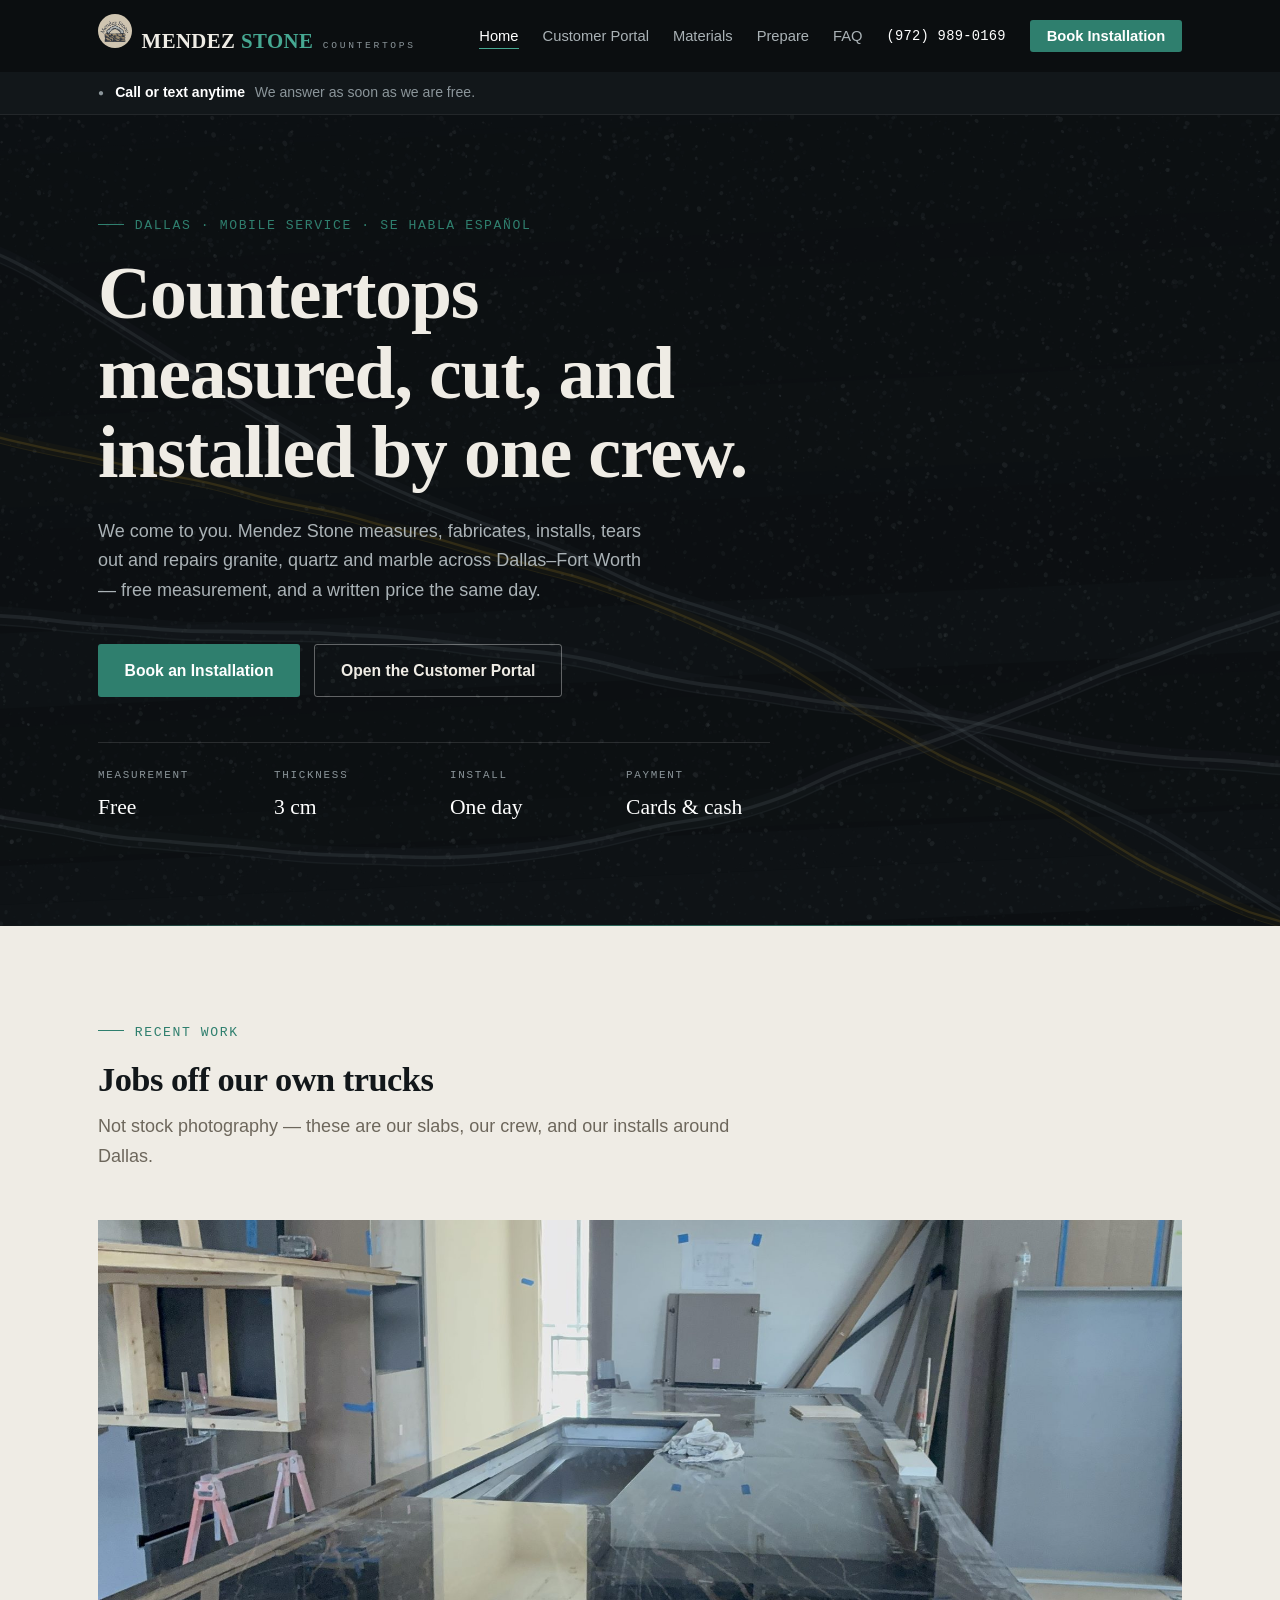
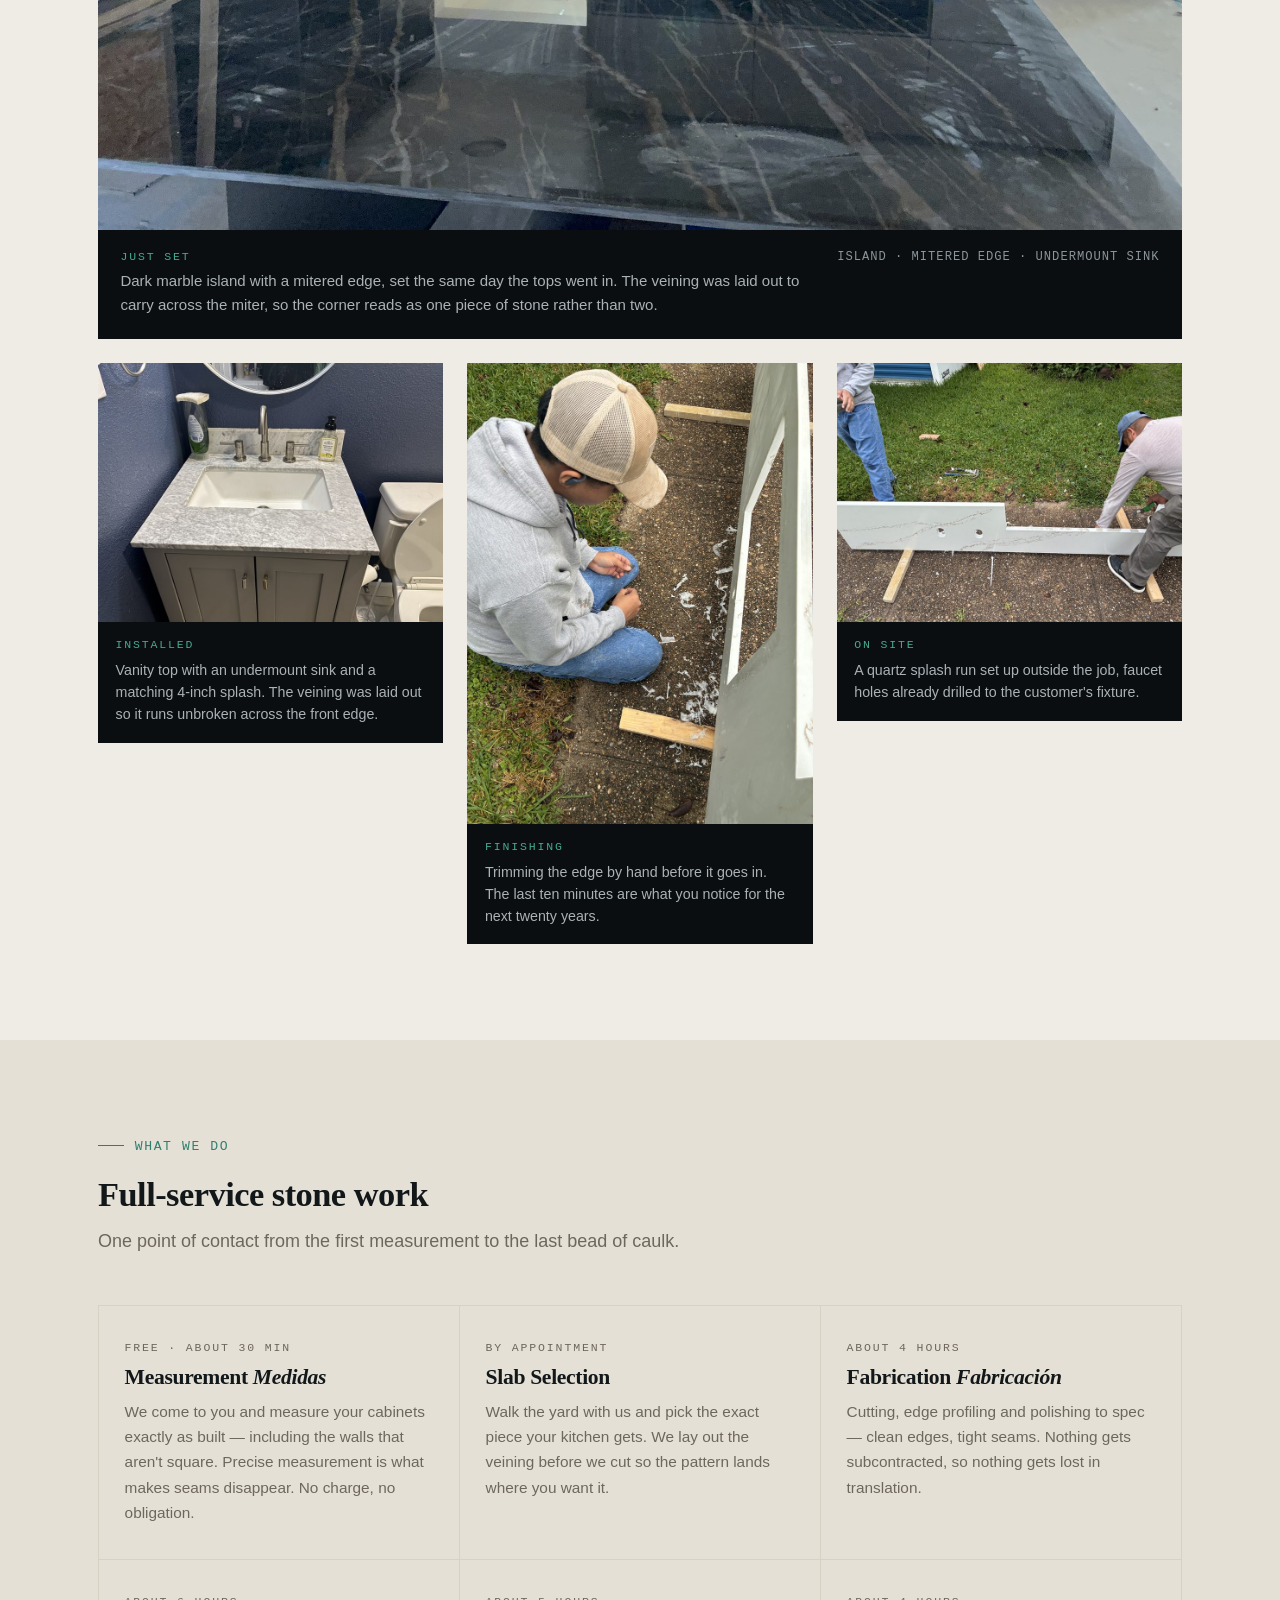
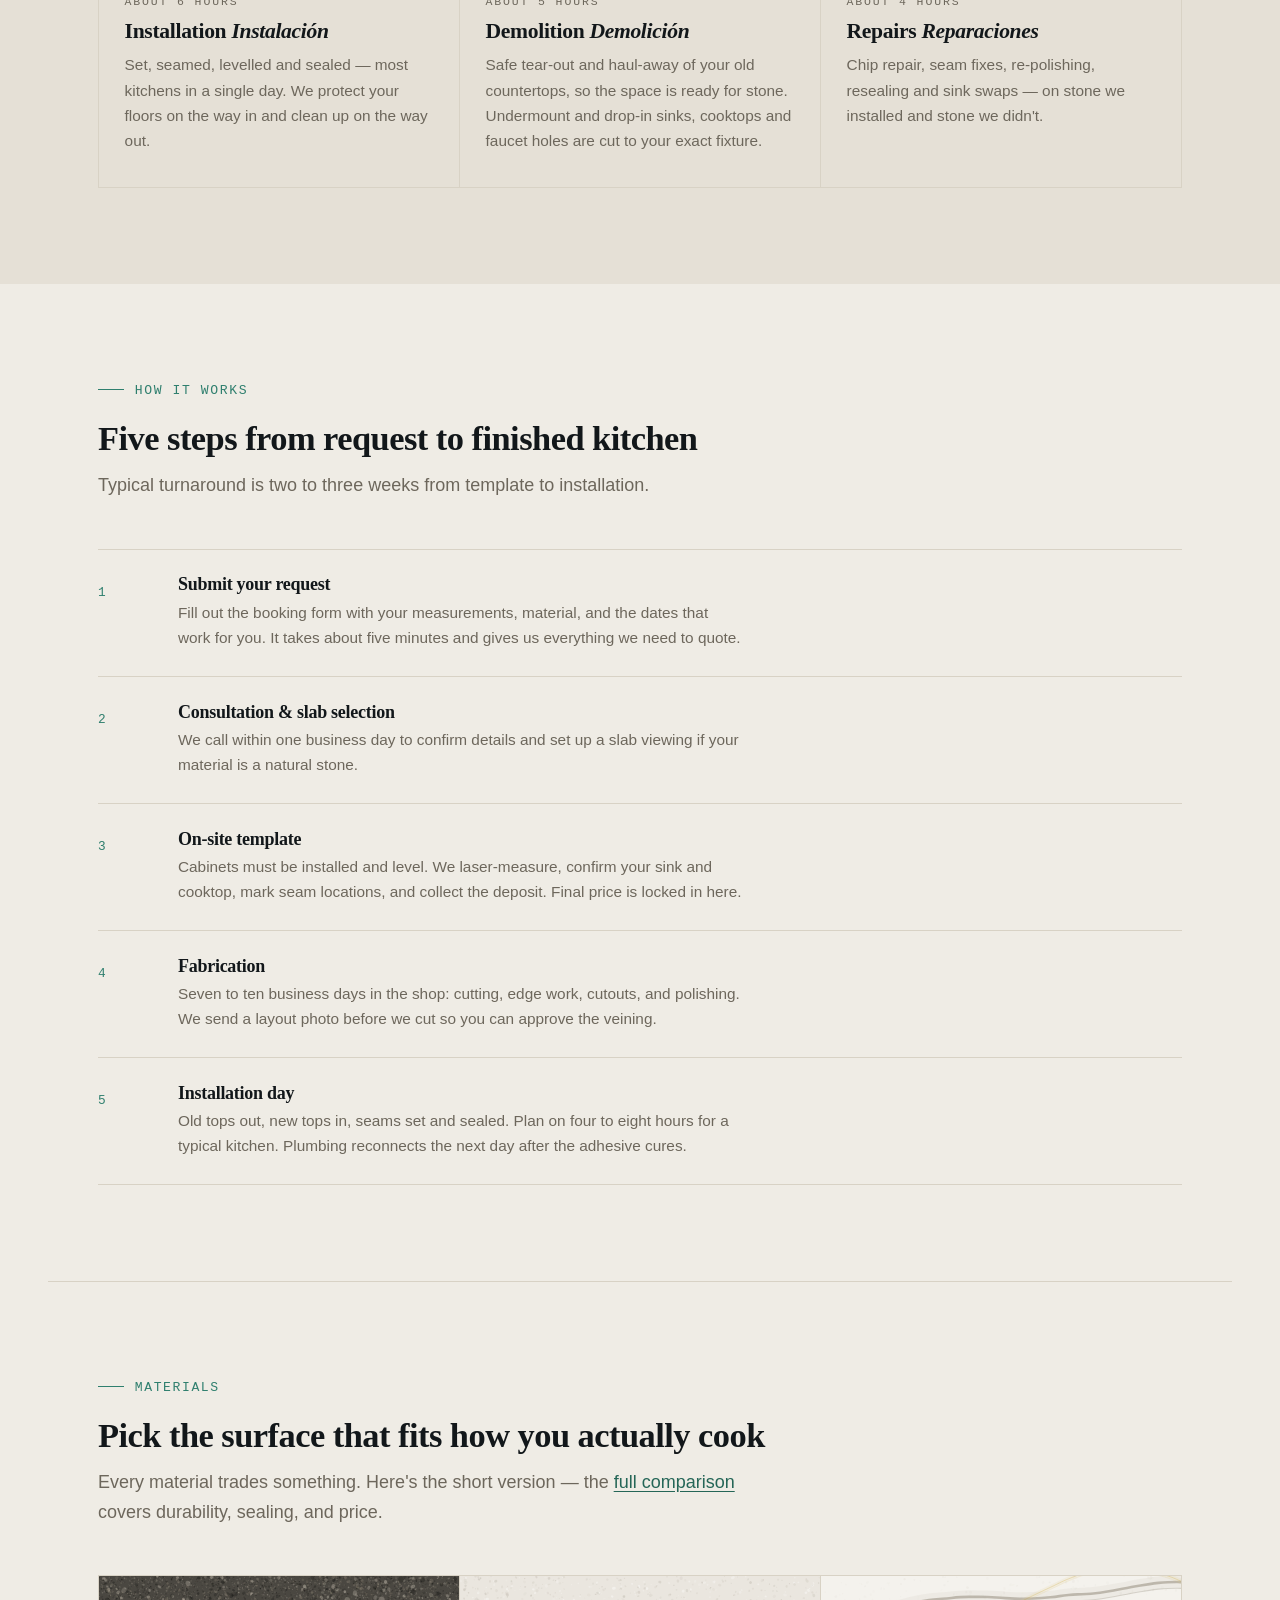
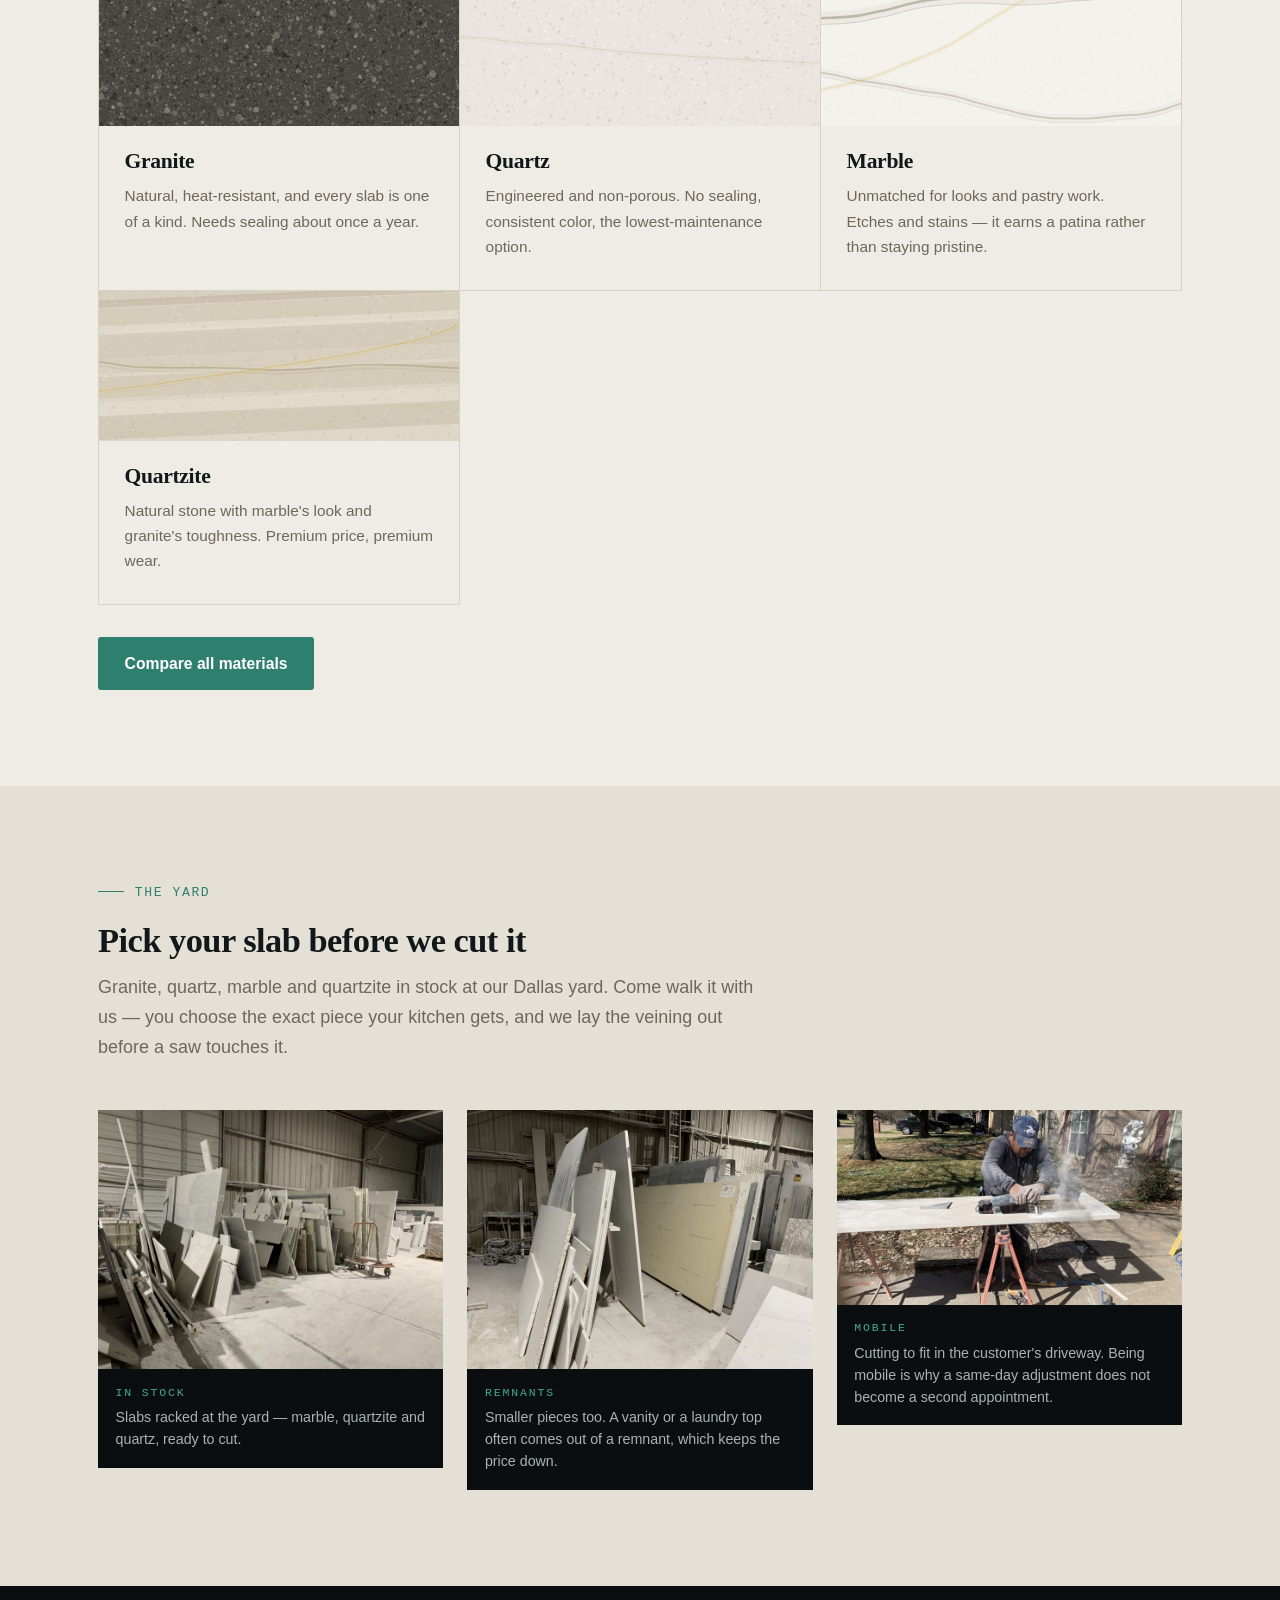
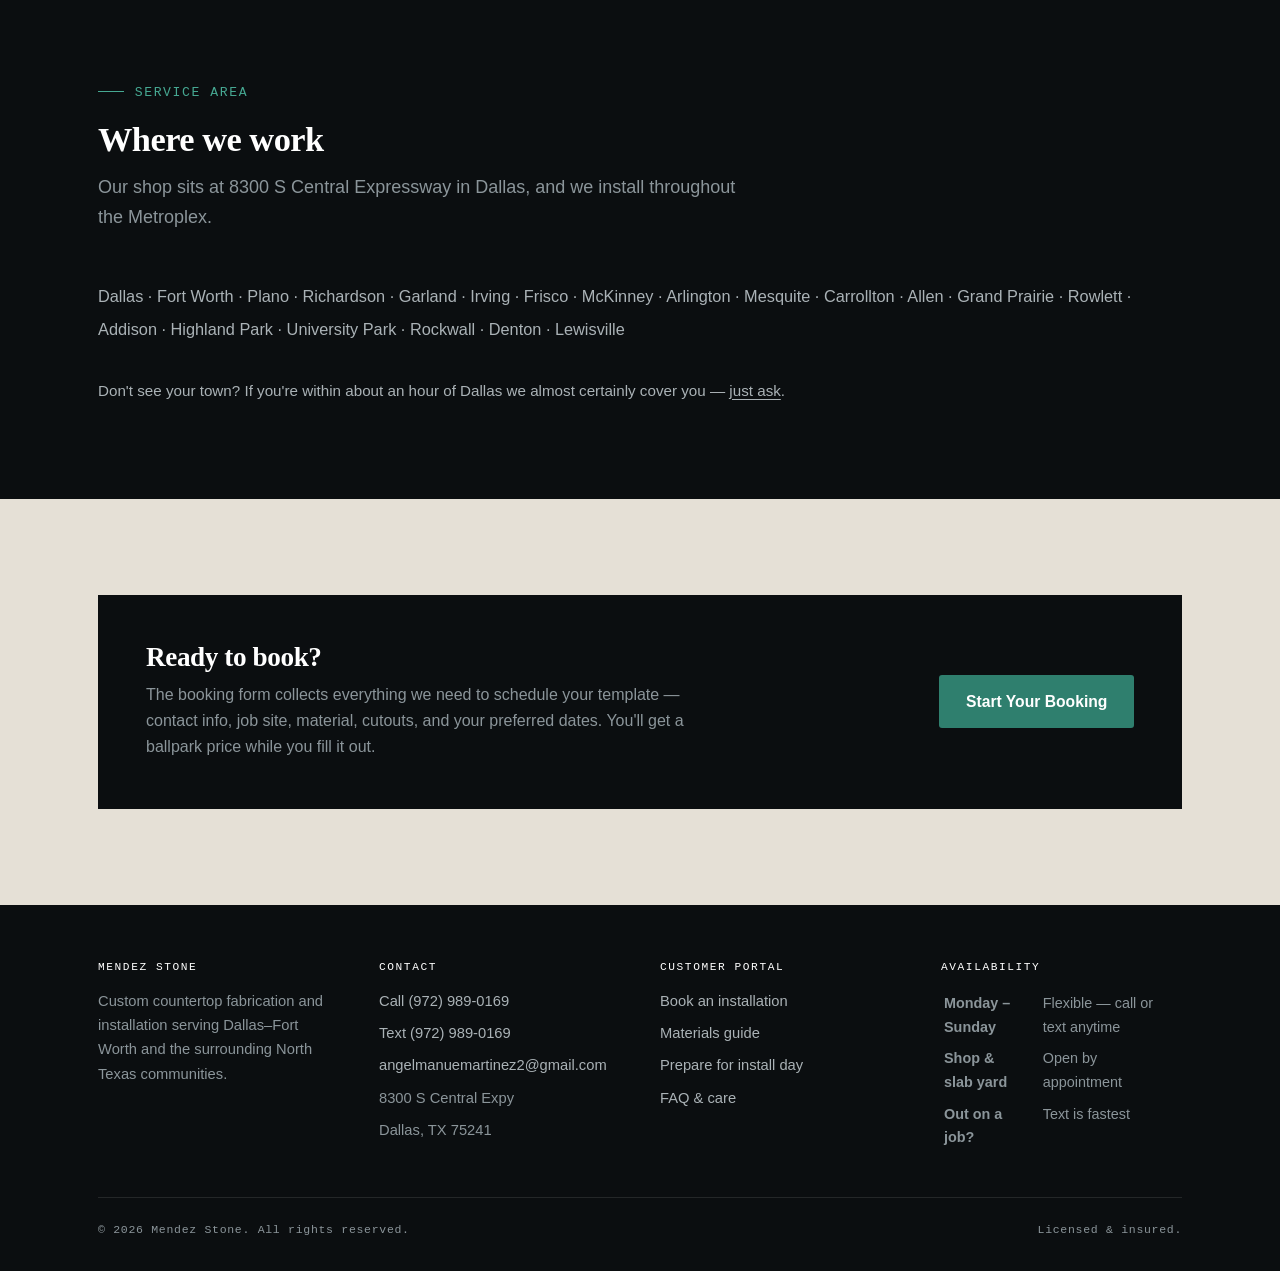
<file: docs/index.html>
<!DOCTYPE html>
<html lang="en">
<head>
<meta charset="utf-8">
<meta name="viewport" content="width=device-width, initial-scale=1">
<title>Mendez Stone — Custom Countertops in Dallas, TX | Granite &amp; Quartz Installation</title>
<meta name="description" content="Dallas countertop fabrication and installation. Mendez Stone installs granite, quartz, marble, and quartzite throughout DFW. Book your template appointment online.">
<meta property="og:type" content="website">
<meta property="og:site_name" content="Mendez Stone">
<meta property="og:locale" content="en_US">
<meta property="og:title" content="Mendez Stone — Custom Countertops in Dallas, TX">
<meta property="og:description" content="Granite, quartz, marble, and quartzite fabricated and installed in-house. Serving Dallas and North Texas.">
<meta name="twitter:card" content="summary">
<link rel="icon" href="data:image/svg+xml,%3Csvg xmlns='http://www.w3.org/2000/svg' viewBox='0 0 32 32'%3E%3Crect width='32' height='32' fill='%230b0e10'/%3E%3Cpath d='M4 12h17a4 4 0 0 1 0 8H4z' fill='%2346a892'/%3E%3C/svg%3E">
<meta name="theme-color" content="#0b0e10">
<link rel="manifest" href="manifest.webmanifest">
<link rel="apple-touch-icon" href="img/apple-touch-icon.png">
<meta name="mobile-web-app-capable" content="yes">
<meta name="apple-mobile-web-app-capable" content="yes">
<meta name="apple-mobile-web-app-title" content="Mendez Stone">
<link rel="stylesheet" href="css/style.css">

<!-- Local business data for Google. Name, address, and phone below match the
     Google Business Profile exactly — keep them that way, and keep them in
     sync with js/site-config.js.
     There is deliberately no openingHoursSpecification here. The business runs
     on flexible availability, and the Google Business Profile is the single
     source of truth for hours — publishing a second, different schedule would
     only contradict it.
     STILL TO DO: add a "sameAs" array holding the profile URL, e.g.
     "sameAs": ["https://www.google.com/maps/place/..."] — that is what
     explicitly ties this page to that listing. -->
<script type="application/ld+json">
{
  "@context": "https://schema.org",
  "@type": "HomeAndConstructionBusiness",
  "name": "Mendez Stone",
  "description": "Countertop store in Dallas, Texas. Custom countertop fabrication and installation serving Dallas–Fort Worth and North Texas.",
  "telephone": "+1-972-989-0169",
  "address": {
    "@type": "PostalAddress",
    "streetAddress": "8300 S Central Expy",
    "addressLocality": "Dallas",
    "addressRegion": "TX",
    "postalCode": "75241",
    "addressCountry": "US"
  },
  "areaServed": [
    { "@type": "City", "name": "Dallas" },
    { "@type": "City", "name": "Fort Worth" },
    { "@type": "City", "name": "Plano" },
    { "@type": "City", "name": "Richardson" },
    { "@type": "City", "name": "Garland" },
    { "@type": "City", "name": "Irving" },
    { "@type": "City", "name": "Frisco" },
    { "@type": "City", "name": "McKinney" },
    { "@type": "City", "name": "Arlington" }
  ],
  "knowsAbout": [
    "Granite countertops",
    "Quartz countertops",
    "Marble countertops",
    "Quartzite countertops",
    "Countertop fabrication",
    "Countertop installation"
  ]
}
</script>
</head>
<body>

<a class="skip-link" href="#main">Skip to content</a>

<header class="site-header">
  <div class="container nav-bar">
    <a class="brand" href="index.html">
      <img class="brand-logo" src="img/logo.jpg" alt="" width="34" height="34">
      <span class="brand-mark">MENDEZ <span>STONE</span></span>
      <span class="brand-tag">Countertops</span>
    </a>
    <nav>
      <ul class="nav-links">
        <li><a href="index.html">Home</a></li>
        <li><a href="portal.html">Customer Portal</a></li>
        <li><a href="materials.html">Materials</a></li>
        <li><a href="prepare.html">Prepare</a></li>
        <li><a href="faq.html">FAQ</a></li>
        <li><a class="nav-phone" data-ms-href="phone" href="#"><span data-ms="phone"></span></a></li>
        <li><a class="nav-cta" href="booking.html">Book Installation</a></li>
      </ul>
    </nav>
  </div>
</header>

<div id="shop-status" class="status-bar" hidden></div>

<section class="hero" id="main" tabindex="-1">
  <canvas class="hero-slab" data-stone="hero" aria-hidden="true"></canvas>
  <div class="container">
    <div class="hero-inner">
      <span class="eyebrow">Dallas · Mobile service · Se habla español</span>
      <h1>Countertops measured, cut, and installed by one crew.</h1>
      <p class="lead">
        We come to you. Mendez Stone measures, fabricates, installs, tears out and
        repairs granite, quartz and marble across Dallas–Fort Worth — free
        measurement, and a written price the same day.
      </p>
      <div class="btn-row">
        <a class="btn btn-primary" href="booking.html">Book an Installation</a>
        <a class="btn btn-ghost" href="portal.html">Open the Customer Portal</a>
      </div>
      <dl class="hero-specs">
        <div class="hero-spec">
          <dt>Measurement</dt>
          <dd>Free</dd>
        </div>
        <div class="hero-spec">
          <dt>Thickness</dt>
          <dd>3 cm</dd>
        </div>
        <div class="hero-spec">
          <dt>Install</dt>
          <dd>One day</dd>
        </div>
        <div class="hero-spec">
          <dt>Payment</dt>
          <dd>Cards &amp; cash</dd>
        </div>
      </dl>
    </div>
  </div>
</section>

<section class="section" id="work">
  <div class="container">
    <div class="section-head">
      <span class="eyebrow">Recent work</span>
      <h2>Jobs off our own trucks</h2>
      <p>Not stock photography — these are our slabs, our crew, and our installs
      around Dallas.</p>
    </div>
    <figure class="work-feature">
      <img src="img/island-dark-marble-1000.jpg"
           srcset="img/island-dark-marble-1000.jpg 1000w,
                   img/island-dark-marble-2000.jpg 2000w"
           sizes="(min-width: 74rem) 1116px, 100vw"
           width="2000" height="1125" loading="lazy" decoding="async"
           alt="A large dark marble kitchen island with gold and white veining, freshly installed in a house still under construction, with a mitered edge and an undermount sink cutout.">
      <figcaption>
        <span>
          <span class="kicker">Just set</span>
          Dark marble island with a mitered edge, set the same day the tops went
          in. The veining was laid out to carry across the miter, so the corner
          reads as one piece of stone rather than two.
        </span>
        <span class="work-meta">Island &middot; Mitered edge &middot; Undermount sink</span>
      </figcaption>
    </figure>

    <div class="work-grid">

      <figure class="work-item">
        <img src="img/vanity-marble-undermount-800.jpg"
             srcset="img/vanity-marble-undermount-800.jpg 800w,
                     img/vanity-marble-undermount-1600.jpg 1600w"
             sizes="(min-width: 52rem) 33vw, 100vw"
             width="1600" height="1200" loading="lazy" decoding="async"
             alt="Finished bathroom vanity in white and grey veined marble with an undermount sink and a matching backsplash, against a navy wall.">
        <figcaption>
          <span class="kicker">Installed</span>
          Vanity top with an undermount sink and a matching 4-inch splash. The
          veining was laid out so it runs unbroken across the front edge.
        </figcaption>
      </figure>

      <figure class="work-item">
        <img src="img/edge-finishing-800.jpg"
             srcset="img/edge-finishing-800.jpg 800w,
                     img/edge-finishing-1600.jpg 1600w"
             sizes="(min-width: 52rem) 33vw, 100vw"
             width="1600" height="2133" loading="lazy" decoding="async"
             alt="A fabricator kneeling beside a slab on sawhorses, trimming cured silicone off the finished edge by hand.">
        <figcaption>
          <span class="kicker">Finishing</span>
          Trimming the edge by hand before it goes in. The last ten minutes are
          what you notice for the next twenty years.
        </figcaption>
      </figure>

      <figure class="work-item">
        <img src="img/crew-quartz-backsplash-800.jpg"
             srcset="img/crew-quartz-backsplash-800.jpg 800w,
                     img/crew-quartz-backsplash-1600.jpg 1600w"
             sizes="(min-width: 52rem) 33vw, 100vw"
             width="1600" height="1200" loading="lazy" decoding="async"
             alt="Two Mendez Stone fabricators working on a long white quartz backsplash piece set on sawhorses outside a job site, with faucet holes already drilled.">
        <figcaption>
          <span class="kicker">On site</span>
          A quartz splash run set up outside the job, faucet holes already
          drilled to the customer's fixture.
        </figcaption>
      </figure>

    </div>
  </div>
</section>

<section class="section alt">
  <div class="container">
    <div class="section-head">
      <span class="eyebrow">What we do</span>
      <h2>Full-service stone work</h2>
      <p>One point of contact from the first measurement to the last bead of caulk.</p>
    </div>
    <div class="grid">
      <div class="card">
        <span class="kicker">Free · about 30 min</span>
        <h3>Measurement <em>Medidas</em></h3>
        <p>We come to you and measure your cabinets exactly as built — including the walls that
        aren't square. Precise measurement is what makes seams disappear. No charge, no
        obligation.</p>
      </div>
      <div class="card">
        <span class="kicker">By appointment</span>
        <h3>Slab Selection</h3>
        <p>Walk the yard with us and pick the exact piece your kitchen gets. We lay out the
        veining before we cut so the pattern lands where you want it.</p>
      </div>
      <div class="card">
        <span class="kicker">About 4 hours</span>
        <h3>Fabrication <em>Fabricación</em></h3>
        <p>Cutting, edge profiling and polishing to spec — clean edges, tight seams. Nothing
        gets subcontracted, so nothing gets lost in translation.</p>
      </div>
      <div class="card">
        <span class="kicker">About 6 hours</span>
        <h3>Installation <em>Instalación</em></h3>
        <p>Set, seamed, levelled and sealed — most kitchens in a single day. We protect your
        floors on the way in and clean up on the way out.</p>
      </div>
      <div class="card">
        <span class="kicker">About 5 hours</span>
        <h3>Demolition <em>Demolición</em></h3>
        <p>Safe tear-out and haul-away of your old countertops, so the space is ready for stone.
        Undermount and drop-in sinks, cooktops and faucet holes are cut to your exact fixture.</p>
      </div>
      <div class="card">
        <span class="kicker">About 4 hours</span>
        <h3>Repairs <em>Reparaciones</em></h3>
        <p>Chip repair, seam fixes, re-polishing, resealing and sink swaps — on stone we
        installed and stone we didn't.</p>
      </div>
    </div>
  </div>
</section>

<section class="section">
  <div class="container">
    <div class="section-head">
      <span class="eyebrow">How it works</span>
      <h2>Five steps from request to finished kitchen</h2>
      <p>Typical turnaround is two to three weeks from template to installation.</p>
    </div>
    <div class="steps">
      <div class="step">
        <div class="step-num">1</div>
        <div>
          <h3>Submit your request</h3>
          <p>Fill out the booking form with your measurements, material, and the dates that work
          for you. It takes about five minutes and gives us everything we need to quote.</p>
        </div>
      </div>
      <div class="step">
        <div class="step-num">2</div>
        <div>
          <h3>Consultation &amp; slab selection</h3>
          <p>We call within one business day to confirm details and set up a slab viewing if your
          material is a natural stone.</p>
        </div>
      </div>
      <div class="step">
        <div class="step-num">3</div>
        <div>
          <h3>On-site template</h3>
          <p>Cabinets must be installed and level. We laser-measure, confirm your sink and cooktop,
          mark seam locations, and collect the deposit. Final price is locked in here.</p>
        </div>
      </div>
      <div class="step">
        <div class="step-num">4</div>
        <div>
          <h3>Fabrication</h3>
          <p>Seven to ten business days in the shop: cutting, edge work, cutouts, and polishing.
          We send a layout photo before we cut so you can approve the veining.</p>
        </div>
      </div>
      <div class="step">
        <div class="step-num">5</div>
        <div>
          <h3>Installation day</h3>
          <p>Old tops out, new tops in, seams set and sealed. Plan on four to eight hours for a
          typical kitchen. Plumbing reconnects the next day after the adhesive cures.</p>
        </div>
      </div>
    </div>
  </div>
</section>

<section class="section">
  <div class="container">
    <div class="section-head">
      <span class="eyebrow">Materials</span>
      <h2>Pick the surface that fits how you actually cook</h2>
      <p>Every material trades something. Here's the short version — the
      <a href="materials.html">full comparison</a> covers durability, sealing, and price.</p>
    </div>
    <div class="grid">
      <div class="card stone">
        <canvas class="swatch" data-stone="granite" data-seed="granite"></canvas>
        <div class="stone-body">
          <h3>Granite</h3>
        <p>Natural, heat-resistant, and every slab is one of a kind. Needs sealing about once a year.</p>
        </div>
      </div>
      <div class="card stone">
        <canvas class="swatch" data-stone="quartz" data-seed="quartz"></canvas>
        <div class="stone-body">
          <h3>Quartz</h3>
        <p>Engineered and non-porous. No sealing, consistent color, the lowest-maintenance option.</p>
        </div>
      </div>
      <div class="card stone">
        <canvas class="swatch" data-stone="marble" data-seed="marble"></canvas>
        <div class="stone-body">
          <h3>Marble</h3>
        <p>Unmatched for looks and pastry work. Etches and stains — it earns a patina rather than
        staying pristine.</p>
        </div>
      </div>
      <div class="card stone">
        <canvas class="swatch" data-stone="quartzite" data-seed="quartzite"></canvas>
        <div class="stone-body">
          <h3>Quartzite</h3>
        <p>Natural stone with marble's look and granite's toughness. Premium price, premium wear.</p>
        </div>
      </div>
    </div>
    <p class="mt-2"><a class="btn btn-primary" href="materials.html">Compare all materials</a></p>
  </div>
</section>

<section class="section alt" id="yard">
  <div class="container">
    <div class="section-head">
      <span class="eyebrow">The yard</span>
      <h2>Pick your slab before we cut it</h2>
      <p>Granite, quartz, marble and quartzite in stock at our Dallas yard. Come
      walk it with us — you choose the exact piece your kitchen gets, and we lay
      the veining out before a saw touches it.</p>
    </div>
    <div class="work-grid">
      <figure class="work-item">
        <img src="img/yard-racked-slabs-800.jpg"
             srcset="img/yard-racked-slabs-800.jpg 800w, img/yard-racked-slabs-1600.jpg 1600w"
             sizes="(min-width: 52rem) 33vw, 100vw"
             width="1600" height="1200" loading="lazy" decoding="async"
             alt="Stone slabs racked upright inside the Mendez Stone warehouse in Dallas.">
        <figcaption><span class="kicker">In stock</span>
          Slabs racked at the yard — marble, quartzite and quartz, ready to cut.</figcaption>
      </figure>
      <figure class="work-item">
        <img src="img/yard-inventory-800.jpg"
             srcset="img/yard-inventory-800.jpg 800w, img/yard-inventory-1600.jpg 1600w"
             sizes="(min-width: 52rem) 33vw, 100vw"
             width="1600" height="1200" loading="lazy" decoding="async"
             alt="Mixed stone inventory stacked and leaning in the Mendez Stone warehouse.">
        <figcaption><span class="kicker">Remnants</span>
          Smaller pieces too. A vanity or a laundry top often comes out of a
          remnant, which keeps the price down.</figcaption>
      </figure>
      <figure class="work-item">
        <img src="img/onsite-cutting-800.jpg"
             srcset="img/onsite-cutting-800.jpg 800w, img/onsite-cutting-1600.jpg 1600w"
             sizes="(min-width: 52rem) 33vw, 100vw"
             width="1600" height="900" loading="lazy" decoding="async"
             alt="A Mendez Stone fabricator wet-cutting a stone slab on sawhorses outside a customer's house in Dallas.">
        <figcaption><span class="kicker">Mobile</span>
          Cutting to fit in the customer's driveway. Being mobile is why a
          same-day adjustment does not become a second appointment.</figcaption>
      </figure>
    </div>
  </div>
</section>

<section class="section dark">
  <div class="container">
    <div class="section-head">
      <span class="eyebrow">Service area</span>
      <h2>Where we work</h2>
      <p>Our shop sits at 8300 S Central Expressway in Dallas, and we install throughout the
      Metroplex.</p>
    </div>
    <p style="font-size:1.02rem;line-height:2;">
      Dallas &middot; Fort Worth &middot; Plano &middot; Richardson &middot; Garland &middot;
      Irving &middot; Frisco &middot; McKinney &middot; Arlington &middot; Mesquite &middot;
      Carrollton &middot; Allen &middot; Grand Prairie &middot; Rowlett &middot; Addison &middot;
      Highland Park &middot; University Park &middot; Rockwall &middot; Denton &middot; Lewisville
    </p>
    <p class="mt-2" style="font-size:.95rem;">Don't see your town? If you're within about an hour
    of Dallas we almost certainly cover you — <a href="portal.html#contact" style="color:var(--accent);">just
    ask</a>.</p>
  </div>
</section>

<section class="section alt">
  <div class="container">
    <div class="callout">
      <div>
        <h2>Ready to book?</h2>
        <p>The booking form collects everything we need to schedule your template — contact info,
        job site, material, cutouts, and your preferred dates. You'll get a ballpark price
        while you fill it out.</p>
      </div>
      <a class="btn btn-primary" href="booking.html">Start Your Booking</a>
    </div>
  </div>
</section>

<footer class="site-footer">
  <div class="container">
    <div class="footer-grid">
      <div>
        <h4>Mendez Stone</h4>
        <p style="font-size:.92rem;">Custom countertop fabrication and installation serving
        <span data-ms="serviceArea">your local area</span>.</p>
      </div>
      <div>
        <h4>Contact</h4>
        <ul>
          <li><a data-ms-href="phone" href="#">Call <span data-ms="phone"></span></a></li>
          <li><a data-ms-href="sms" href="#">Text <span data-ms="phone"></span></a></li>
          <li><a data-ms-href="email" href="#"><span data-ms="email">Email us</span></a></li>
          <li><span data-ms="address1"></span></li>
          <li><span data-ms="address2"></span></li>
        </ul>
      </div>
      <div>
        <h4>Customer Portal</h4>
        <ul>
          <li><a href="booking.html">Book an installation</a></li>
          <li><a href="materials.html">Materials guide</a></li>
          <li><a href="prepare.html">Prepare for install day</a></li>
          <li><a href="faq.html">FAQ &amp; care</a></li>
          <li data-ms-optional="googleProfileUrl"><a href="#">Read our Google reviews</a></li>
        </ul>
      </div>
      <div>
        <h4>Availability</h4>
        <table style="font-size:.9rem;"><tbody data-ms="hours"></tbody></table>
      </div>
    </div>
    <div class="footer-bottom">
      <span>&copy; <span data-ms="year"></span> Mendez Stone. All rights reserved.</span>
      <span>Licensed &amp; insured.</span>
    </div>
  </div>
</footer>

<script src="js/site-config.js"></script>
<script src="js/site.js"></script>
<script src="js/textures.js"></script>
<script src="js/status.js"></script>
</body>
</html>
</file>
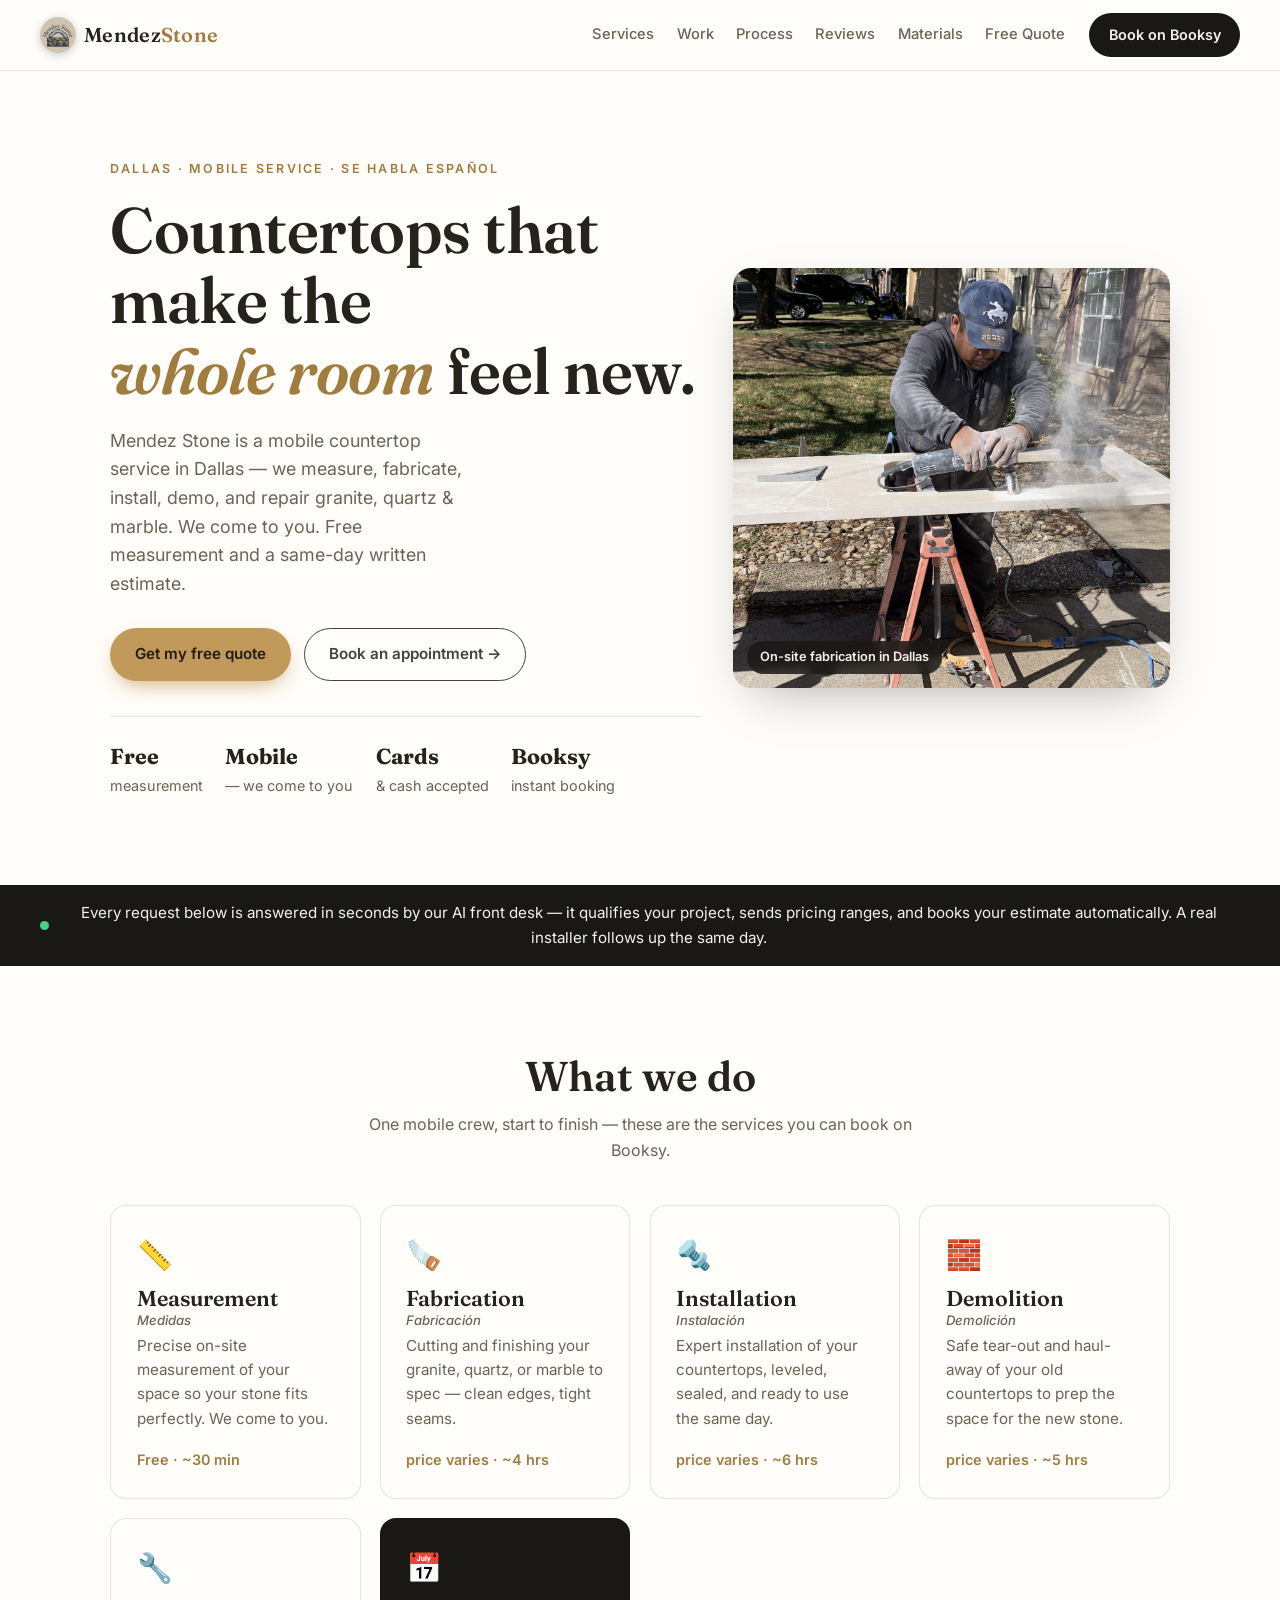
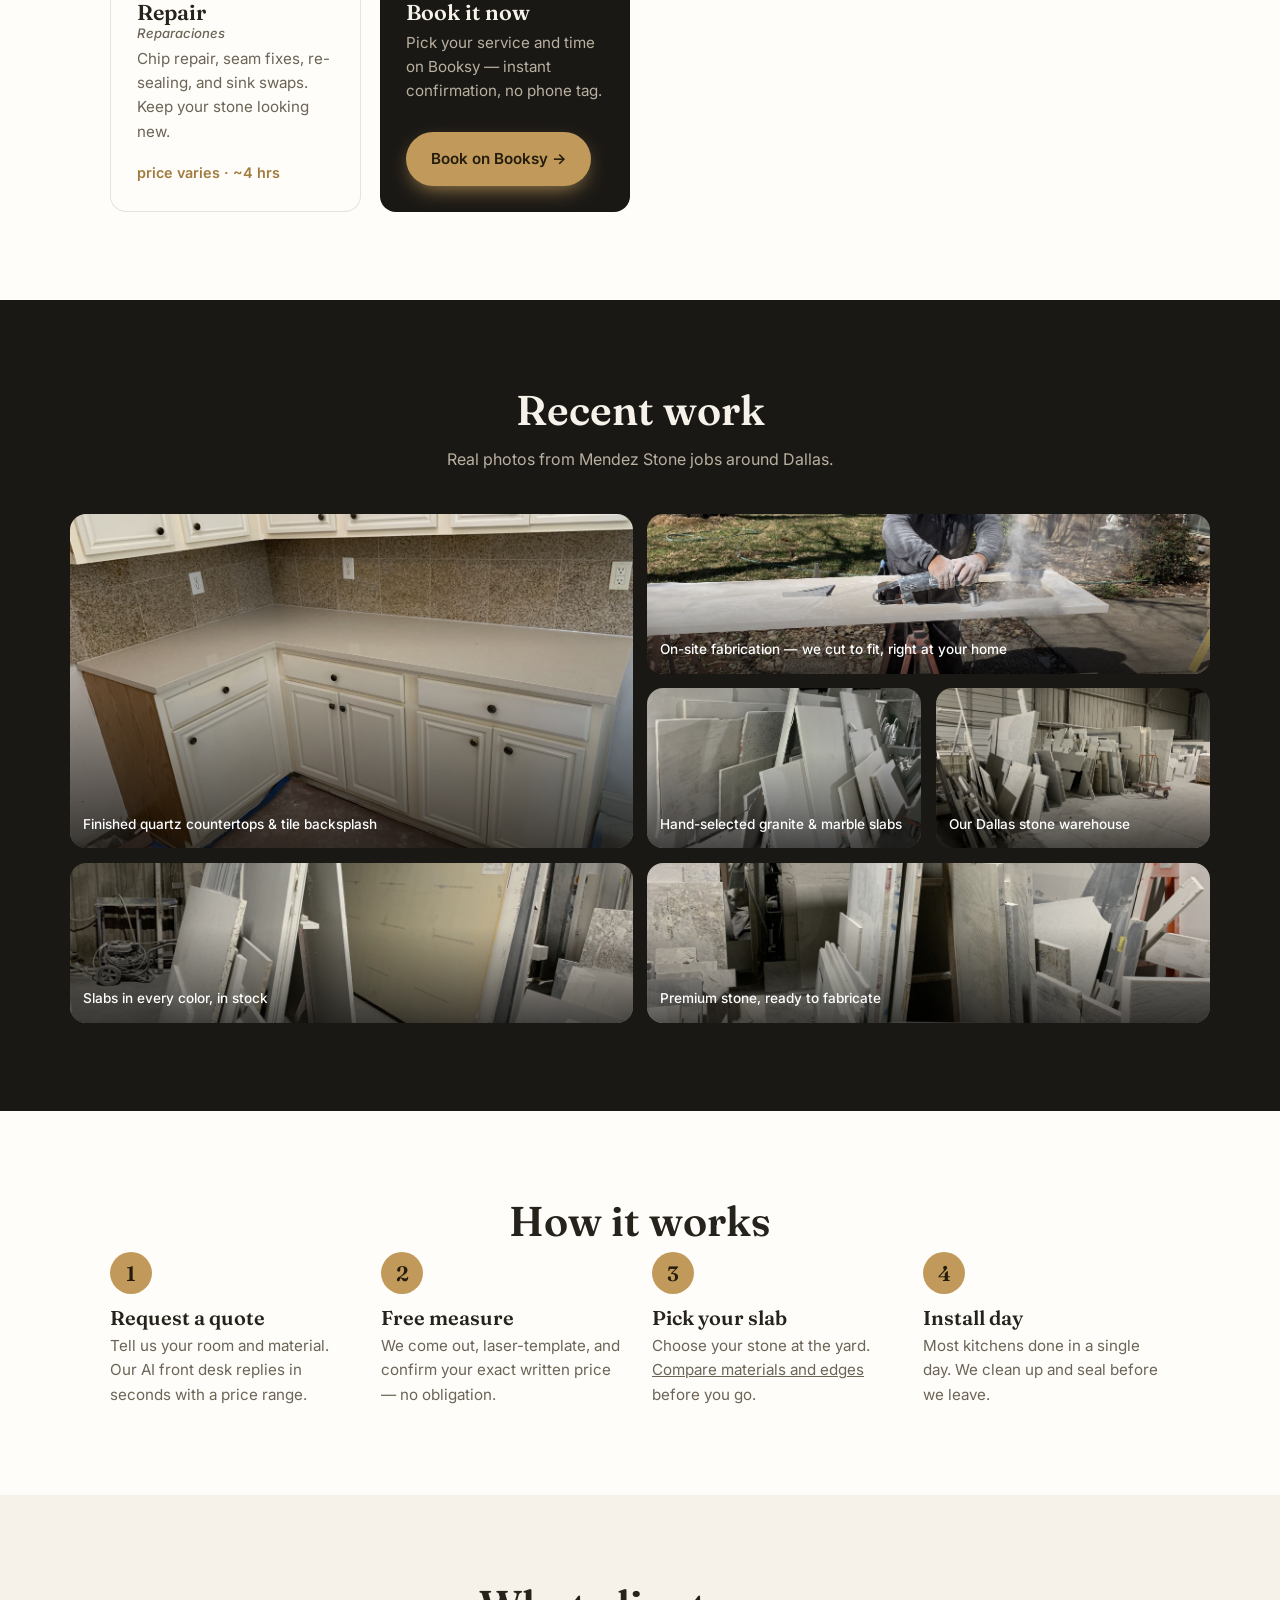
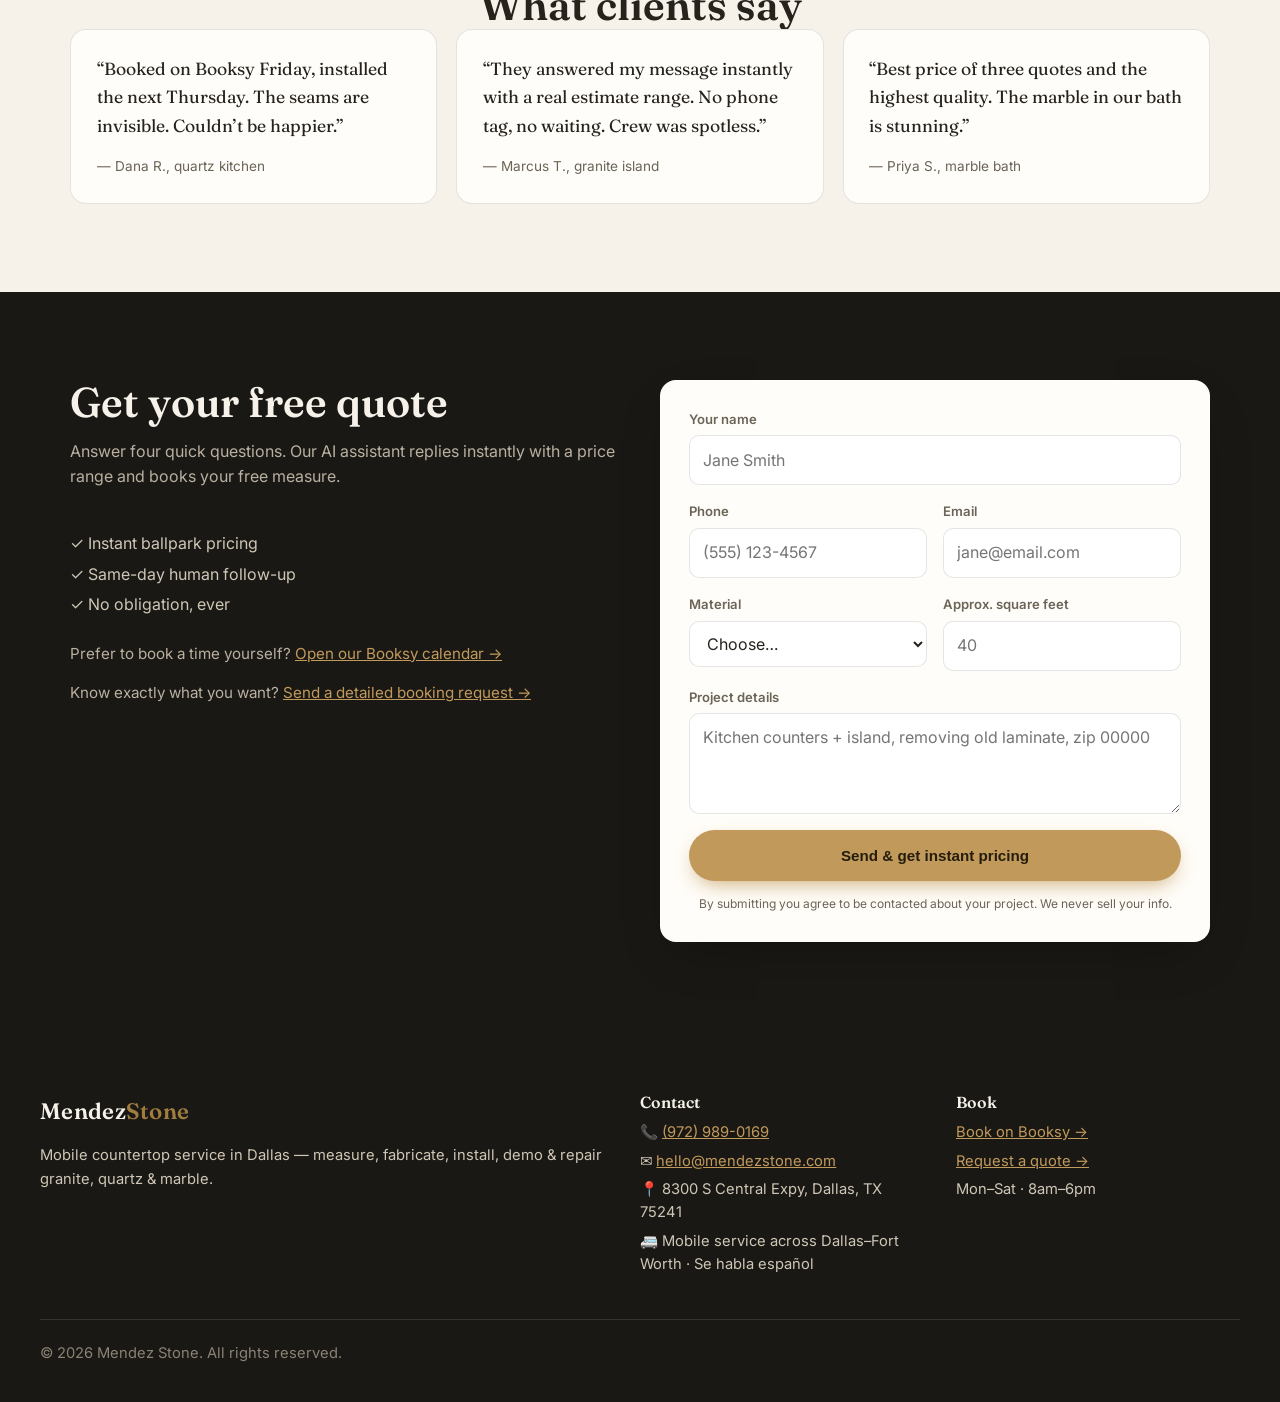
<file: mendez_stone/index.html>
<!DOCTYPE html>
<html lang="en">
<head>
  <meta charset="UTF-8" />
  <meta name="viewport" content="width=device-width, initial-scale=1.0, viewport-fit=cover" />
  <title>Mendez Stone — Custom Countertops, Granite &amp; Quartz Installation</title>
  <meta name="description" content="Mendez Stone designs, fabricates, and installs premium granite, quartz, and marble countertops. Free in-home estimates. Book online in 60 seconds." />

  <!-- Install as a home-screen app (iOS + Android PWA) -->
  <link rel="manifest" href="manifest.webmanifest" />
  <meta name="theme-color" content="#fffdf9" />
  <meta name="mobile-web-app-capable" content="yes" />
  <meta name="apple-mobile-web-app-capable" content="yes" />
  <meta name="apple-mobile-web-app-status-bar-style" content="default" />
  <meta name="apple-mobile-web-app-title" content="Mendez Stone" />
  <link rel="apple-touch-icon" href="assets/apple-touch-icon.png" />

  <!-- Open Graph / social preview -->
  <meta property="og:title" content="Mendez Stone — Custom Countertops" />
  <meta property="og:description" content="Premium granite &amp; quartz countertops, expertly installed. Free estimates. Book online." />
  <meta property="og:type" content="business.business" />
  <meta property="og:image" content="assets/work6.jpeg" />

  <link rel="icon" type="image/png" href="assets/icon-192.png" />
  <link rel="preconnect" href="https://fonts.googleapis.com" />
  <link rel="preconnect" href="https://fonts.gstatic.com" crossorigin />
  <link href="https://fonts.googleapis.com/css2?family=Fraunces:opsz,wght@9..144,500;9..144,600&family=Inter:wght@400;500;600;700&display=swap" rel="stylesheet" />
  <link rel="stylesheet" href="styles.css" />

  <!-- Local business structured data for Google -->
  <script type="application/ld+json">
  {
    "@context": "https://schema.org",
    "@type": "HomeAndConstructionBusiness",
    "name": "Mendez Stone",
    "description": "Mobile countertop service in Dallas — measurement, fabrication, installation, demolition, and repair of granite, quartz, and marble countertops.",
    "telephone": "+1-972-989-0169",
    "priceRange": "$$",
    "address": {
      "@type": "PostalAddress",
      "streetAddress": "8300 S Central Expy",
      "addressLocality": "Dallas",
      "addressRegion": "TX",
      "postalCode": "75241",
      "addressCountry": "US"
    },
    "areaServed": "Dallas–Fort Worth Metroplex",
    "openingHours": "Mo-Sa 08:00-18:00",
    "url": "https://booksy.com/en-us/1567222_mendez-stone_other_134786_dallas"
  }
  </script>
</head>
<body>

  <!-- ░░ TOP BAR ░░ -->
  <header class="topbar" id="top">
    <a class="brand" href="#top">
      <img class="brand-logo" src="assets/logo.jpeg" alt="Mendez Stone logo" />
      <span class="brand-name">Mendez<span>Stone</span></span>
    </a>
    <nav class="nav">
      <a href="#services">Services</a>
      <a href="#gallery">Work</a>
      <a href="#process">Process</a>
      <a href="#reviews">Reviews</a>
      <a href="materials.html">Materials</a>
      <a href="#quote">Free Quote</a>
    </nav>
    <a class="btn btn-book" href="#" data-booksy>Book on Booksy</a>
  </header>

  <!-- ░░ HERO ░░ -->
  <section class="hero">
    <div class="hero-inner">
      <p class="eyebrow">Dallas · Mobile service · Se habla español</p>
      <h1>Countertops that make the<br /><em>whole room</em> feel new.</h1>
      <p class="lede">
        Mendez Stone is a mobile countertop service in Dallas — we measure,
        fabricate, install, demo, and repair granite, quartz &amp; marble. We come
        to you. Free measurement and a same-day written estimate.
      </p>
      <div class="hero-cta">
        <a class="btn btn-primary" href="#quote">Get my free quote</a>
        <a class="btn btn-ghost" href="#" data-booksy>Book an appointment →</a>
      </div>
      <ul class="hero-trust">
        <li><strong>Free</strong> measurement</li>
        <li><strong>Mobile</strong> — we come to you</li>
        <li><strong>Cards</strong> &amp; cash accepted</li>
        <li><strong>Booksy</strong> instant booking</li>
      </ul>
    </div>
    <div class="hero-art">
      <img src="assets/work1.jpeg" alt="Mendez Stone fabricating a stone countertop on site in Dallas" />
      <span class="hero-art-tag">On-site fabrication in Dallas</span>
    </div>
  </section>

  <!-- ░░ AI LEADS BADGE ░░ -->
  <div class="ai-strip">
    <span class="dot"></span>
    Every request below is answered in seconds by our AI front desk — it
    qualifies your project, sends pricing ranges, and books your estimate
    automatically. A real installer follows up the same day.
  </div>

  <!-- ░░ SERVICES ░░ -->
  <section class="section" id="services">
    <h2 class="section-title">What we do</h2>
    <p class="section-sub">One mobile crew, start to finish — these are the services you can book on Booksy.</p>
    <div class="cards">
      <article class="card">
        <div class="card-ico">📏</div>
        <h3>Measurement <span class="card-es">Medidas</span></h3>
        <p>Precise on-site measurement of your space so your stone fits perfectly. We come to you.</p>
        <span class="card-price">Free · ~30 min</span>
      </article>
      <article class="card">
        <div class="card-ico">🪚</div>
        <h3>Fabrication <span class="card-es">Fabricación</span></h3>
        <p>Cutting and finishing your granite, quartz, or marble to spec — clean edges, tight seams.</p>
        <span class="card-price">price varies · ~4 hrs</span>
      </article>
      <article class="card">
        <div class="card-ico">🔩</div>
        <h3>Installation <span class="card-es">Instalación</span></h3>
        <p>Expert installation of your countertops, leveled, sealed, and ready to use the same day.</p>
        <span class="card-price">price varies · ~6 hrs</span>
      </article>
      <article class="card">
        <div class="card-ico">🧱</div>
        <h3>Demolition <span class="card-es">Demolición</span></h3>
        <p>Safe tear-out and haul-away of your old countertops to prep the space for the new stone.</p>
        <span class="card-price">price varies · ~5 hrs</span>
      </article>
      <article class="card">
        <div class="card-ico">🔧</div>
        <h3>Repair <span class="card-es">Reparaciones</span></h3>
        <p>Chip repair, seam fixes, re-sealing, and sink swaps. Keep your stone looking new.</p>
        <span class="card-price">price varies · ~4 hrs</span>
      </article>
      <article class="card card-cta">
        <div class="card-ico">📅</div>
        <h3>Book it now</h3>
        <p>Pick your service and time on Booksy — instant confirmation, no phone tag.</p>
        <a class="btn btn-primary" href="#" data-booksy>Book on Booksy →</a>
      </article>
    </div>
  </section>

  <!-- ░░ GALLERY ░░ -->
  <section class="section section-dark" id="gallery">
    <h2 class="section-title">Recent work</h2>
    <p class="section-sub">Real photos from Mendez Stone jobs around Dallas.</p>
    <div class="gallery">
      <figure class="g1"><figcaption>Finished quartz countertops &amp; tile backsplash</figcaption></figure>
      <figure class="g2"><figcaption>On-site fabrication — we cut to fit, right at your home</figcaption></figure>
      <figure class="g3"><figcaption>Hand-selected granite &amp; marble slabs</figcaption></figure>
      <figure class="g4"><figcaption>Our Dallas stone warehouse</figcaption></figure>
      <figure class="g5"><figcaption>Slabs in every color, in stock</figcaption></figure>
      <figure class="g6"><figcaption>Premium stone, ready to fabricate</figcaption></figure>
    </div>
  </section>

  <!-- ░░ PROCESS ░░ -->
  <section class="section" id="process">
    <h2 class="section-title">How it works</h2>
    <ol class="steps">
      <li><span>1</span><h3>Request a quote</h3><p>Tell us your room and material. Our AI front desk replies in seconds with a price range.</p></li>
      <li><span>2</span><h3>Free measure</h3><p>We come out, laser-template, and confirm your exact written price — no obligation.</p></li>
      <li><span>3</span><h3>Pick your slab</h3><p>Choose your stone at the yard. <a href="materials.html">Compare materials and edges</a> before you go.</p></li>
      <li><span>4</span><h3>Install day</h3><p>Most kitchens done in a single day. We clean up and seal before we leave.</p></li>
    </ol>
  </section>

  <!-- ░░ REVIEWS ░░ -->
  <section class="section section-tint" id="reviews">
    <h2 class="section-title">What clients say</h2>
    <div class="reviews">
      <blockquote>“Booked on Booksy Friday, installed the next Thursday. The seams are invisible. Couldn’t be happier.”<cite>— Dana R., quartz kitchen</cite></blockquote>
      <blockquote>“They answered my message instantly with a real estimate range. No phone tag, no waiting. Crew was spotless.”<cite>— Marcus T., granite island</cite></blockquote>
      <blockquote>“Best price of three quotes and the highest quality. The marble in our bath is stunning.”<cite>— Priya S., marble bath</cite></blockquote>
    </div>
  </section>

  <!-- ░░ QUOTE / LEAD FORM ░░ -->
  <section class="section section-dark" id="quote">
    <div class="quote-wrap">
      <div class="quote-copy">
        <h2 class="section-title">Get your free quote</h2>
        <p class="section-sub">Answer four quick questions. Our AI assistant replies instantly with a price range and books your free measure.</p>
        <ul class="quote-perks">
          <li>✓ Instant ballpark pricing</li>
          <li>✓ Same-day human follow-up</li>
          <li>✓ No obligation, ever</li>
        </ul>
        <p class="quote-or">Prefer to book a time yourself?
          <a href="#" data-booksy>Open our Booksy calendar →</a>
        </p>
        <p class="quote-or">Know exactly what you want?
          <a href="booking.html">Send a detailed booking request →</a>
        </p>
      </div>

      <form class="quote-form" id="leadForm" novalidate>
        <div class="field">
          <label for="name">Your name</label>
          <input id="name" name="name" type="text" autocomplete="name" required placeholder="Jane Smith" />
        </div>
        <div class="field-row">
          <div class="field">
            <label for="phone">Phone</label>
            <input id="phone" name="phone" type="tel" autocomplete="tel" required placeholder="(555) 123-4567" />
          </div>
          <div class="field">
            <label for="email">Email</label>
            <input id="email" name="email" type="email" autocomplete="email" placeholder="jane@email.com" />
          </div>
        </div>
        <div class="field-row">
          <div class="field">
            <label for="material">Material</label>
            <select id="material" name="material" required>
              <option value="">Choose…</option>
              <option>Granite</option>
              <option>Quartz</option>
              <option>Marble</option>
              <option>Not sure yet</option>
            </select>
          </div>
          <div class="field">
            <label for="sqft">Approx. square feet</label>
            <input id="sqft" name="sqft" type="number" min="1" placeholder="40" />
          </div>
        </div>
        <div class="field">
          <label for="project">Project details</label>
          <textarea id="project" name="project" rows="3" placeholder="Kitchen counters + island, removing old laminate, zip 00000"></textarea>
        </div>
        <button class="btn btn-primary btn-full" type="submit">Send &amp; get instant pricing</button>
        <p class="form-fine">By submitting you agree to be contacted about your project. We never sell your info.</p>

        <!-- AI instant-response panel renders here -->
        <div class="ai-reply" id="aiReply" hidden>
          <div class="ai-reply-head"><span class="dot"></span> Mendez Stone Assistant</div>
          <div class="ai-reply-body" id="aiReplyBody"></div>
        </div>
      </form>
    </div>
  </section>

  <!-- ░░ FOOTER ░░ -->
  <footer class="footer">
    <div class="foot-col">
      <span class="brand-name brand-name--foot">Mendez<span>Stone</span></span>
      <p>Mobile countertop service in Dallas — measure, fabricate, install, demo &amp; repair granite, quartz &amp; marble.</p>
    </div>
    <div class="foot-col">
      <h4>Contact</h4>
      <p>📞 <a href="tel:+19729890169">(972) 989-0169</a></p>
      <p>✉️ <a href="mailto:hello@mendezstone.com">hello@mendezstone.com</a></p>
      <p>📍 8300 S Central Expy, Dallas, TX 75241</p>
      <p>🚐 Mobile service across Dallas–Fort Worth · Se habla español</p>
    </div>
    <div class="foot-col">
      <h4>Book</h4>
      <p><a href="#" data-booksy>Book on Booksy →</a></p>
      <p><a href="#quote">Request a quote →</a></p>
      <p>Mon–Sat · 8am–6pm</p>
    </div>
    <p class="copyright">© <span id="year"></span> Mendez Stone. All rights reserved.</p>
  </footer>

  <!-- sticky mobile CTA -->
  <a class="sticky-cta btn btn-primary" href="#quote">Free Quote</a>

  <script src="config.js"></script>
  <script src="app.js"></script>
</body>
</html>
</file>
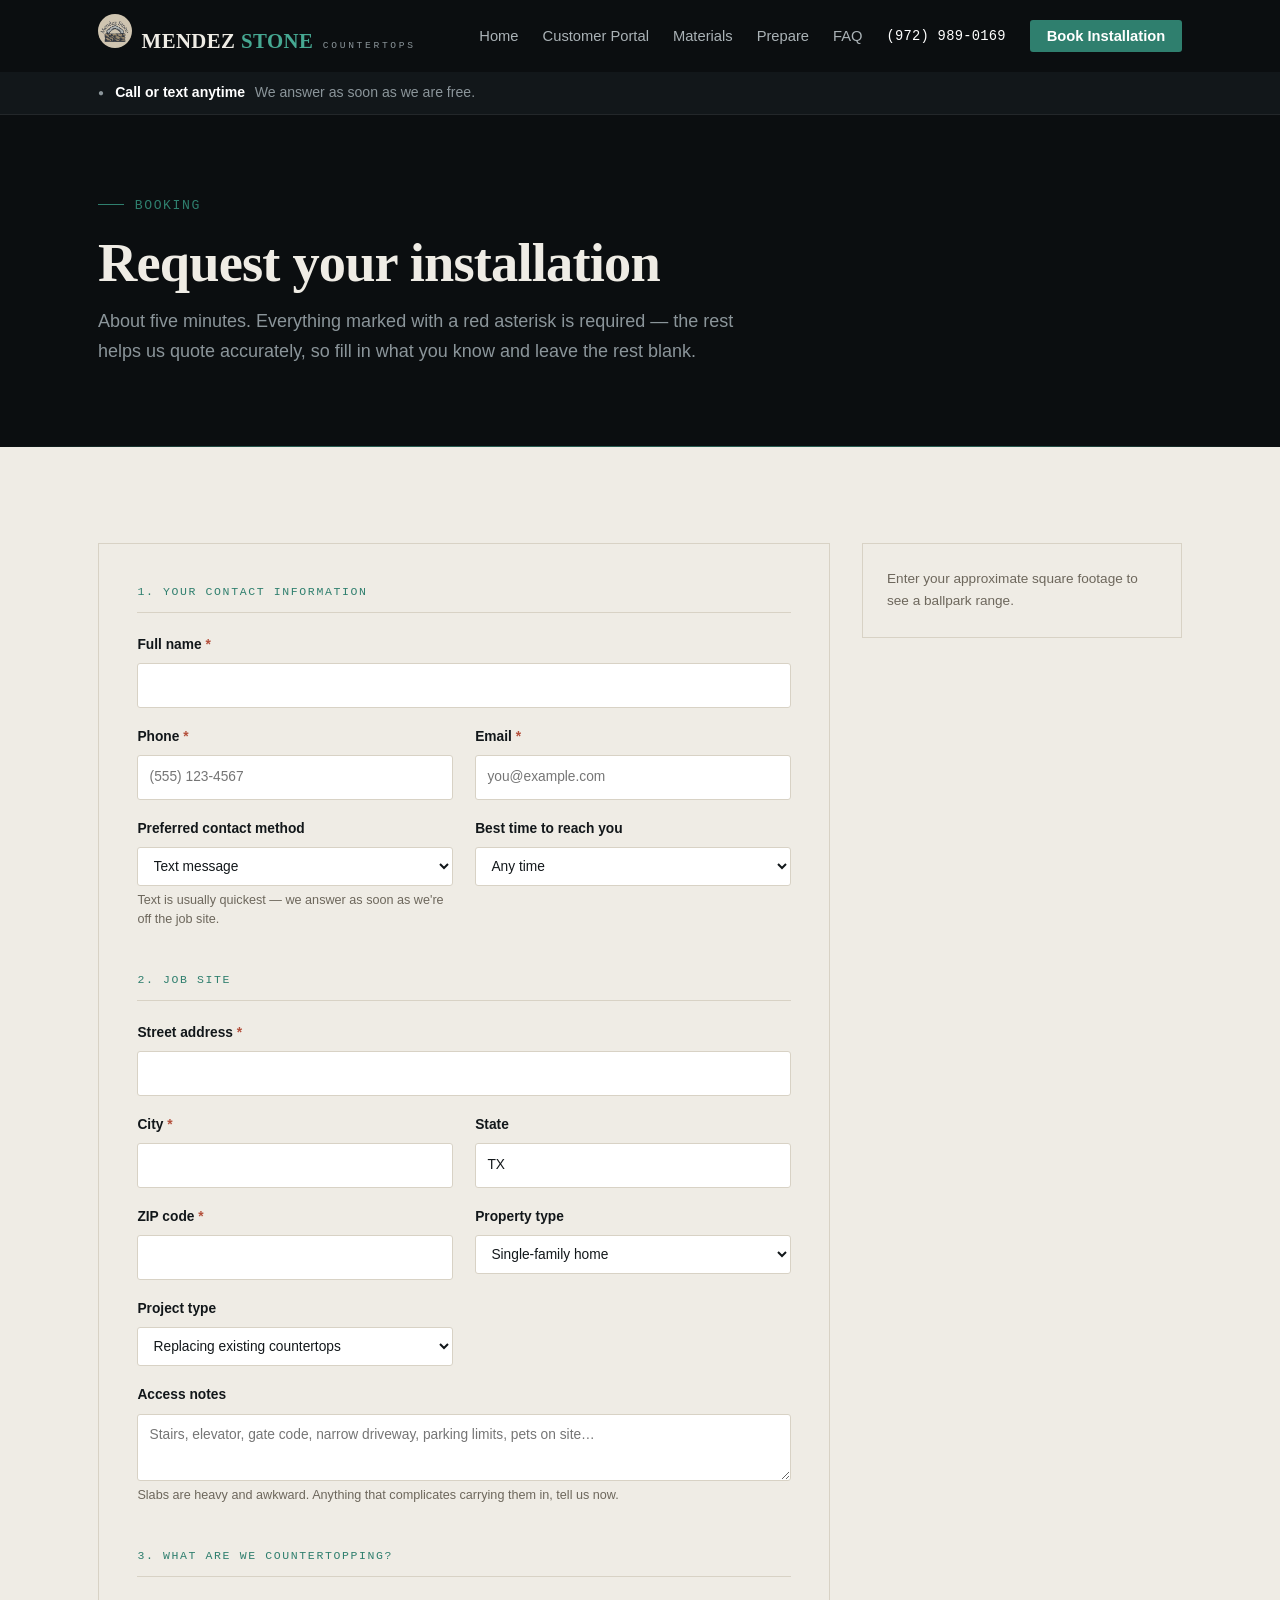
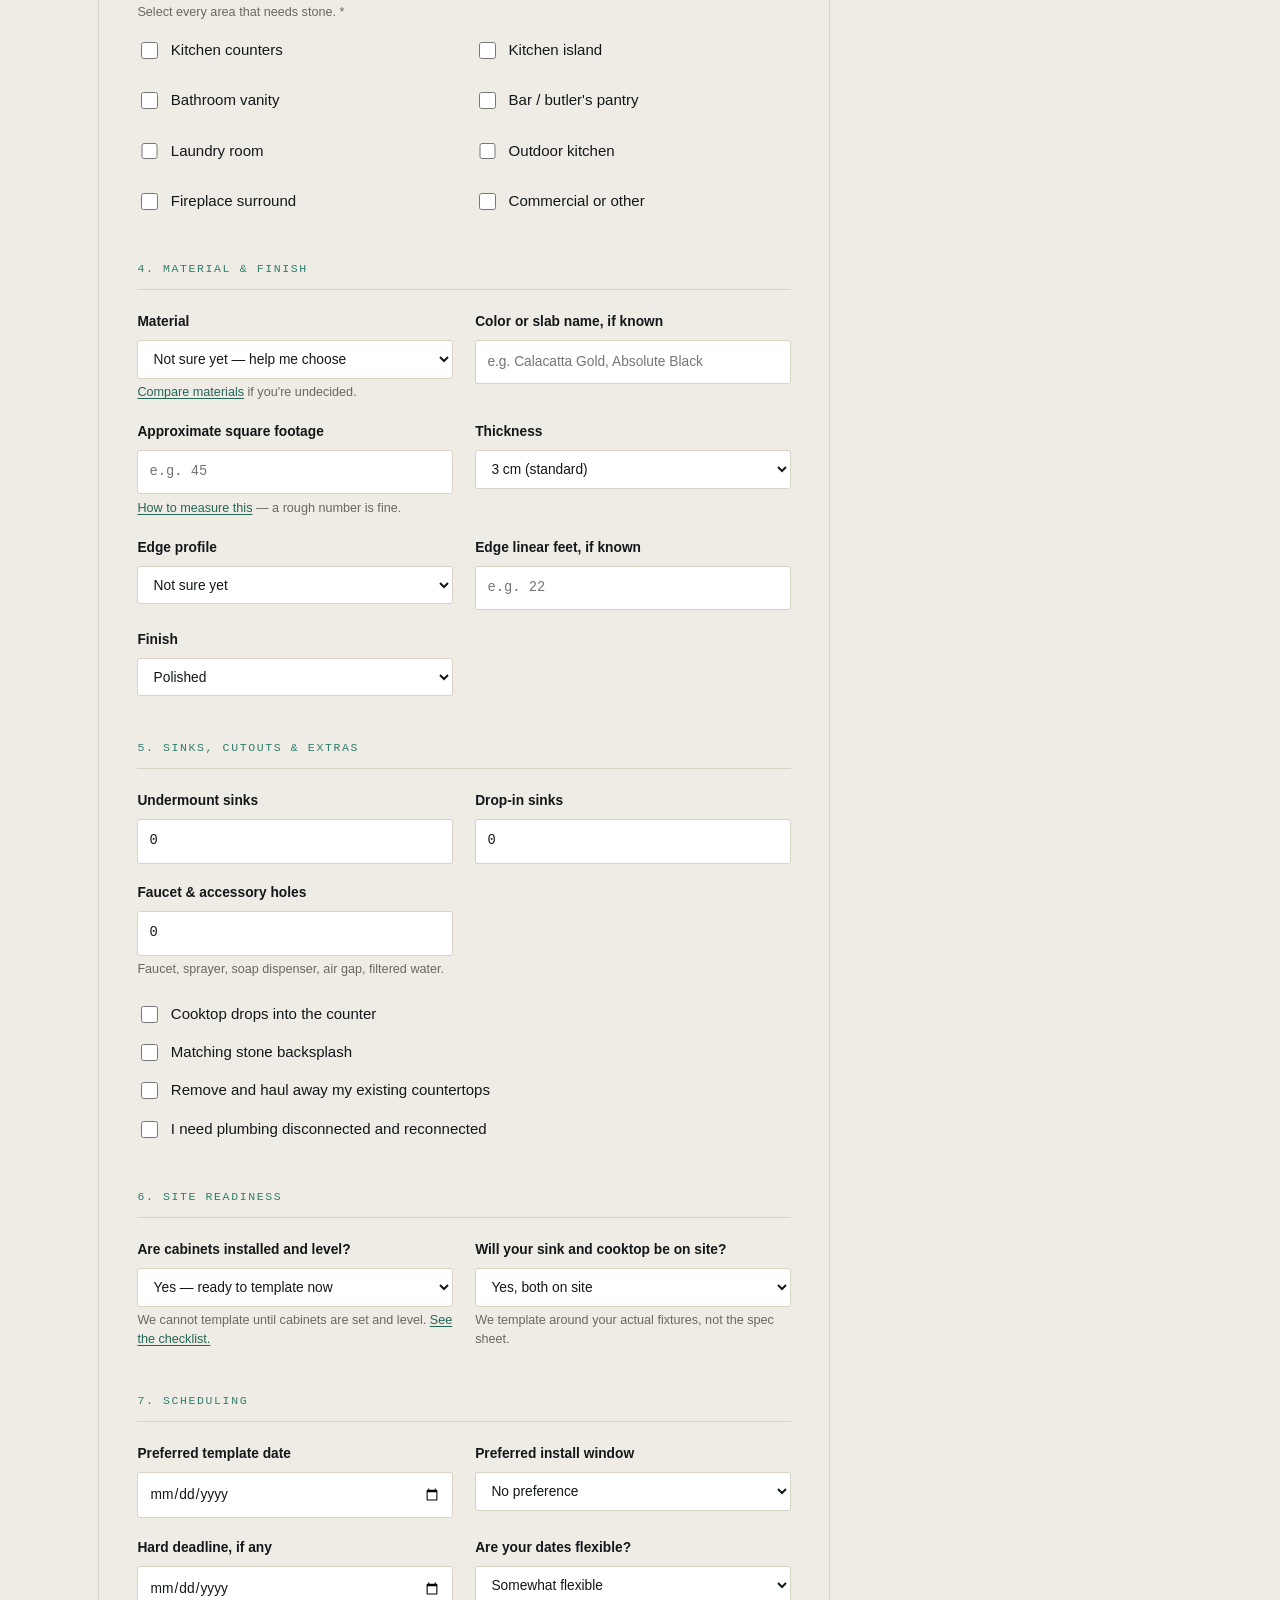
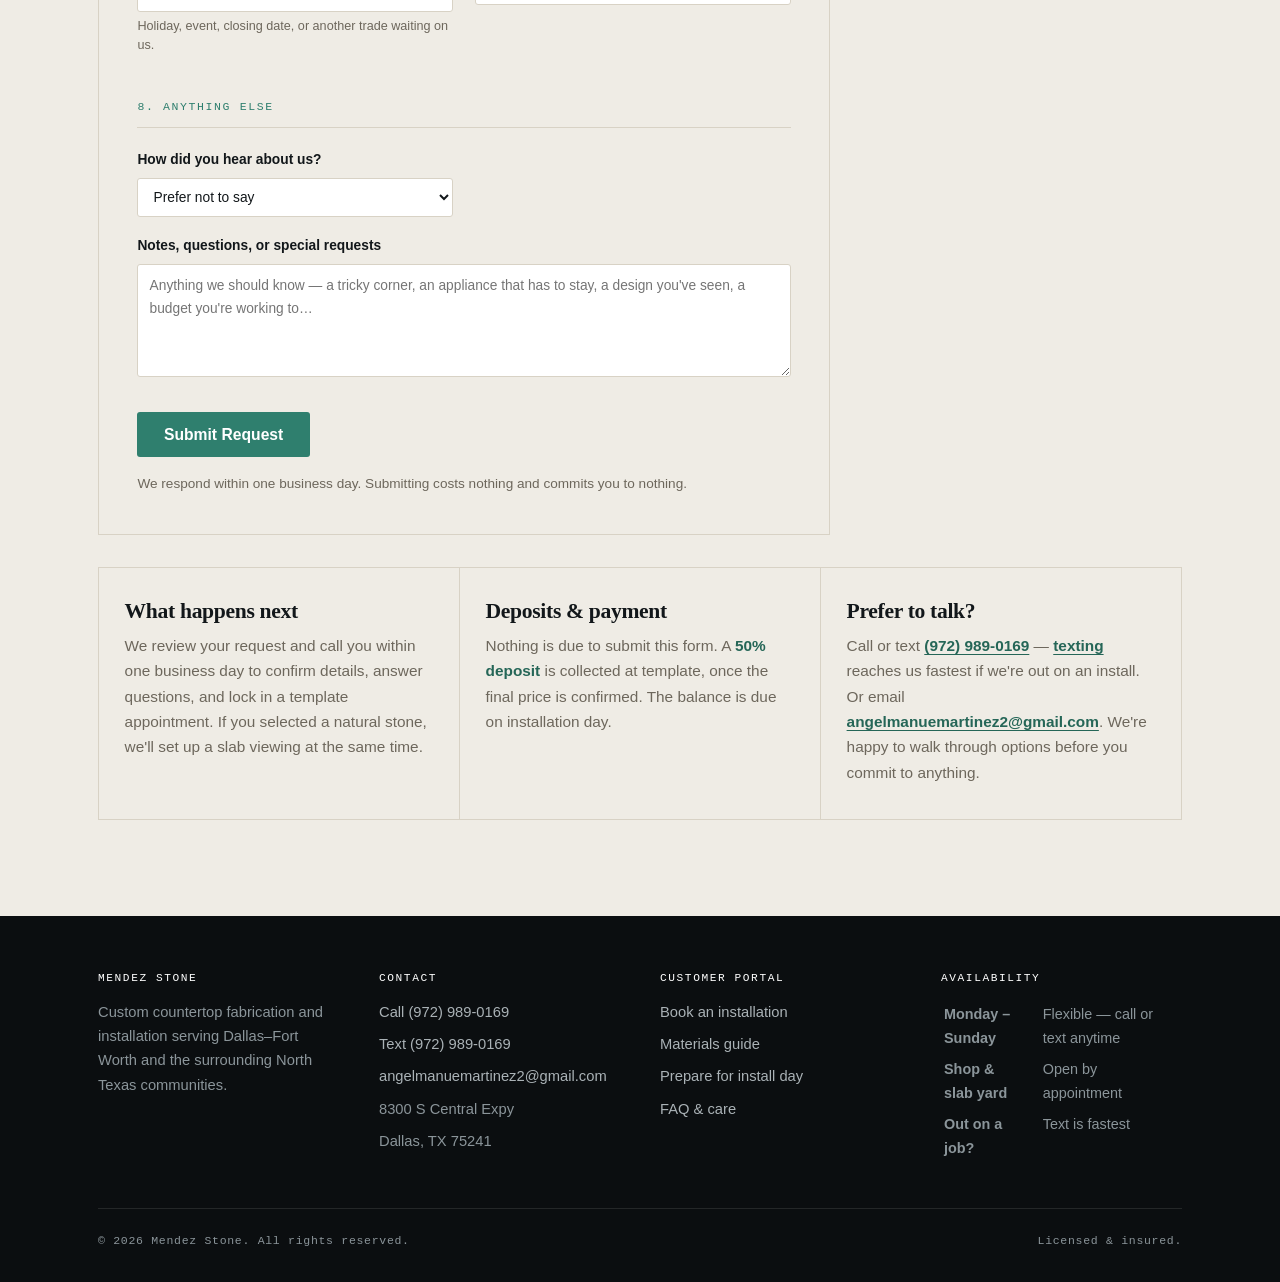
<file: docs/booking.html>
<!DOCTYPE html>
<html lang="en">
<head>
<meta charset="utf-8">
<meta name="viewport" content="width=device-width, initial-scale=1">
<title>Book a Countertop Installation in Dallas — Mendez Stone</title>
<meta name="description" content="Request your countertop template and installation in Dallas–Fort Worth. Tell us about your job site, material, cutouts, and preferred dates, and see a ballpark estimate instantly.">
<meta property="og:type" content="website">
<meta property="og:site_name" content="Mendez Stone">
<meta property="og:locale" content="en_US">
<meta property="og:title" content="Book a Countertop Installation — Mendez Stone, Dallas">
<meta property="og:description" content="Tell us about your job and see a ballpark price while you fill it in. Takes about five minutes.">
<meta name="twitter:card" content="summary">
<link rel="icon" href="data:image/svg+xml,%3Csvg xmlns='http://www.w3.org/2000/svg' viewBox='0 0 32 32'%3E%3Crect width='32' height='32' fill='%230b0e10'/%3E%3Cpath d='M4 12h17a4 4 0 0 1 0 8H4z' fill='%2346a892'/%3E%3C/svg%3E">
<meta name="theme-color" content="#0b0e10">
<link rel="manifest" href="manifest.webmanifest">
<link rel="apple-touch-icon" href="img/apple-touch-icon.png">
<meta name="mobile-web-app-capable" content="yes">
<meta name="apple-mobile-web-app-capable" content="yes">
<meta name="apple-mobile-web-app-title" content="Mendez Stone">
<link rel="stylesheet" href="css/style.css">
</head>
<body>

<a class="skip-link" href="#main">Skip to content</a>

<header class="site-header">
  <div class="container nav-bar">
    <a class="brand" href="index.html">
      <img class="brand-logo" src="img/logo.jpg" alt="" width="34" height="34">
      <span class="brand-mark">MENDEZ <span>STONE</span></span>
      <span class="brand-tag">Countertops</span>
    </a>
    <nav>
      <ul class="nav-links">
        <li><a href="index.html">Home</a></li>
        <li><a href="portal.html">Customer Portal</a></li>
        <li><a href="materials.html">Materials</a></li>
        <li><a href="prepare.html">Prepare</a></li>
        <li><a href="faq.html">FAQ</a></li>
        <li><a class="nav-phone" data-ms-href="phone" href="#"><span data-ms="phone"></span></a></li>
        <li><a class="nav-cta" href="booking.html">Book Installation</a></li>
      </ul>
    </nav>
  </div>
</header>

<div id="shop-status" class="status-bar" hidden></div>

<section class="page-hero" id="main" tabindex="-1">
  <div class="container">
    <span class="eyebrow">Booking</span>
    <h1>Request your installation</h1>
    <p>About five minutes. Everything marked with a red asterisk is required — the rest helps us
    quote accurately, so fill in what you know and leave the rest blank.</p>
  </div>
</section>

<section class="section">
  <div class="container booking-layout">

    <div class="form-card">
      <form id="booking-form" novalidate>

        <fieldset>
          <legend>1. Your contact information</legend>
          <div class="form-grid">
            <label class="field full">Full name <span class="req">*</span>
              <input type="text" id="name" name="name" data-label="name" autocomplete="name" required>
            </label>
            <label class="field">Phone <span class="req">*</span>
              <input type="tel" id="phone" name="phone" data-label="phone" autocomplete="tel" placeholder="(555) 123-4567" required>
            </label>
            <label class="field">Email <span class="req">*</span>
              <input type="email" id="email" name="email" data-label="email" autocomplete="email" placeholder="you@example.com" required>
            </label>
            <label class="field">Preferred contact method
              <select id="contact_method" name="contact_method">
                <option>Text message</option>
                <option>Phone call</option>
                <option>Email</option>
                <option value="">No preference</option>
              </select>
              <span class="hint">Text is usually quickest — we answer as soon as we're off
              the job site.</span>
            </label>
            <label class="field">Best time to reach you
              <select id="contact_time" name="contact_time">
                <option value="">Any time</option>
                <option>Morning (8am – 12pm)</option>
                <option>Afternoon (12pm – 5pm)</option>
                <option>Evening (after 5pm)</option>
              </select>
            </label>
          </div>
        </fieldset>

        <fieldset>
          <legend>2. Job site</legend>
          <div class="form-grid">
            <label class="field full">Street address <span class="req">*</span>
              <input type="text" id="address" name="address" data-label="street address" autocomplete="street-address" required>
            </label>
            <label class="field">City <span class="req">*</span>
              <input type="text" id="city" name="city" data-label="city" required>
            </label>
            <label class="field">State
              <input type="text" id="state" name="state" maxlength="2" value="TX">
            </label>
            <label class="field">ZIP code <span class="req">*</span>
              <input type="text" id="zip" name="zip" data-label="ZIP code" inputmode="numeric" required>
            </label>
            <label class="field">Property type
              <select id="property_type" name="property_type">
                <option>Single-family home</option>
                <option>Condo or apartment</option>
                <option>Townhouse</option>
                <option>Commercial space</option>
                <option>Rental property</option>
              </select>
            </label>
            <label class="field">Project type
              <select id="project_type" name="project_type">
                <option>Replacing existing countertops</option>
                <option>New construction</option>
                <option>Full kitchen remodel</option>
                <option>Addition to existing counters</option>
              </select>
            </label>
            <label class="field full">Access notes
              <textarea id="access_notes" name="access_notes" rows="2" placeholder="Stairs, elevator, gate code, narrow driveway, parking limits, pets on site…"></textarea>
              <span class="hint">Slabs are heavy and awkward. Anything that complicates carrying them in, tell us now.</span>
            </label>
          </div>
        </fieldset>

        <fieldset>
          <legend>3. What are we countertopping?</legend>
          <p class="hint" style="margin-bottom:.8rem;">Select every area that needs stone. <span class="req">*</span></p>
          <div class="form-grid">
            <label class="check-row"><input type="checkbox" name="areas" value="Kitchen counters"> Kitchen counters</label>
            <label class="check-row"><input type="checkbox" name="areas" value="Kitchen island"> Kitchen island</label>
            <label class="check-row"><input type="checkbox" name="areas" value="Bathroom vanity"> Bathroom vanity</label>
            <label class="check-row"><input type="checkbox" name="areas" value="Bar or butler's pantry"> Bar / butler's pantry</label>
            <label class="check-row"><input type="checkbox" name="areas" value="Laundry room"> Laundry room</label>
            <label class="check-row"><input type="checkbox" name="areas" value="Outdoor kitchen"> Outdoor kitchen</label>
            <label class="check-row"><input type="checkbox" name="areas" value="Fireplace surround"> Fireplace surround</label>
            <label class="check-row"><input type="checkbox" name="areas" value="Commercial / other"> Commercial or other</label>
          </div>
        </fieldset>

        <fieldset>
          <legend>4. Material &amp; finish</legend>
          <div class="form-grid">
            <label class="field">Material
              <select id="material" name="material">
                <option value="unsure">Not sure yet — help me choose</option>
                <option value="granite">Granite</option>
                <option value="quartz">Quartz (engineered)</option>
                <option value="marble">Marble</option>
                <option value="quartzite">Quartzite</option>
                <option value="porcelain">Porcelain</option>
                <option value="soapstone">Soapstone</option>
              </select>
              <span class="hint"><a href="materials.html">Compare materials</a> if you're undecided.</span>
            </label>
            <label class="field">Color or slab name, if known
              <input type="text" id="color" name="color" placeholder="e.g. Calacatta Gold, Absolute Black">
            </label>
            <label class="field">Approximate square footage
              <input type="number" id="sqft" name="sqft" min="0" step="1" placeholder="e.g. 45">
              <span class="hint"><a href="prepare.html#measure">How to measure this</a> — a rough number is fine.</span>
            </label>
            <label class="field">Thickness
              <select id="thickness" name="thickness">
                <option>3 cm (standard)</option>
                <option>2 cm</option>
                <option>Not sure</option>
              </select>
            </label>
            <label class="field">Edge profile
              <select id="edge" name="edge">
                <option value="">Not sure yet</option>
                <option value="eased">Eased / square (standard)</option>
                <option value="quarter">Quarter round (standard)</option>
                <option value="half_bullnose">Half bullnose (standard)</option>
                <option value="beveled">Beveled (standard)</option>
                <option value="bullnose_full">Full bullnose (premium)</option>
                <option value="ogee">Ogee (premium)</option>
                <option value="mitered">Mitered / built-up (premium)</option>
                <option value="waterfall">Waterfall (premium)</option>
              </select>
            </label>
            <label class="field">Edge linear feet, if known
              <input type="number" id="edge_lnft" name="edge_lnft" min="0" step="1" placeholder="e.g. 22">
            </label>
            <label class="field">Finish
              <select id="finish" name="finish">
                <option>Polished</option>
                <option>Honed (matte)</option>
                <option>Leathered</option>
                <option>Not sure</option>
              </select>
            </label>
          </div>
        </fieldset>

        <fieldset>
          <legend>5. Sinks, cutouts &amp; extras</legend>
          <div class="form-grid">
            <label class="field">Undermount sinks
              <input type="number" id="sinks_undermount" name="sinks_undermount" min="0" step="1" value="0">
            </label>
            <label class="field">Drop-in sinks
              <input type="number" id="sinks_dropin" name="sinks_dropin" min="0" step="1" value="0">
            </label>
            <label class="field">Faucet &amp; accessory holes
              <input type="number" id="faucet_holes" name="faucet_holes" min="0" step="1" value="0">
              <span class="hint">Faucet, sprayer, soap dispenser, air gap, filtered water.</span>
            </label>
          </div>

          <div style="margin-top:1.2rem;display:grid;gap:.4rem;">
            <label class="check-row"><input type="checkbox" id="cooktop" name="cooktop"> Cooktop drops into the counter</label>
            <div id="cooktop-details" class="form-grid" style="margin:.4rem 0 .6rem 1.6rem;">
              <label class="field">Cooktop type
                <select id="cooktop_type" name="cooktop_type">
                  <option>Standard drop-in</option>
                  <option>Downdraft</option>
                  <option>Induction, flush mount</option>
                </select>
              </label>
            </div>

            <label class="check-row"><input type="checkbox" id="backsplash" name="backsplash"> Matching stone backsplash</label>
            <div id="backsplash-details" class="form-grid" style="margin:.4rem 0 .6rem 1.6rem;">
              <label class="field">Backsplash linear feet
                <input type="number" id="backsplash_lnft" name="backsplash_lnft" min="0" step="1" placeholder="e.g. 18">
              </label>
            </div>

            <label class="check-row"><input type="checkbox" id="demo" name="demo"> Remove and haul away my existing countertops</label>
            <div id="demo-details" class="form-grid" style="margin:.4rem 0 .6rem 1.6rem;">
              <label class="field">Existing countertop material
                <select id="existing_material" name="existing_material">
                  <option>Laminate</option>
                  <option>Tile</option>
                  <option>Granite or stone</option>
                  <option>Solid surface (Corian)</option>
                  <option>Butcher block</option>
                  <option>Concrete</option>
                </select>
              </label>
            </div>

            <label class="check-row"><input type="checkbox" id="plumbing" name="plumbing"> I need plumbing disconnected and reconnected</label>
          </div>
        </fieldset>

        <fieldset>
          <legend>6. Site readiness</legend>
          <div class="form-grid">
            <label class="field">Are cabinets installed and level?
              <select id="cabinets_ready" name="cabinets_ready">
                <option>Yes — ready to template now</option>
                <option>Not yet — but they will be by then</option>
                <option>No — still planning</option>
              </select>
              <span class="hint">We cannot template until cabinets are set and level. <a href="prepare.html">See the checklist.</a></span>
            </label>
            <label class="field">Will your sink and cooktop be on site?
              <select id="appliances" name="appliances">
                <option>Yes, both on site</option>
                <option>Sink only</option>
                <option>Neither yet</option>
                <option>Not applicable</option>
              </select>
              <span class="hint">We template around your actual fixtures, not the spec sheet.</span>
            </label>
          </div>
        </fieldset>

        <fieldset>
          <legend>7. Scheduling</legend>
          <div class="form-grid">
            <label class="field">Preferred template date
              <input type="date" id="template_date" name="template_date">
            </label>
            <label class="field">Preferred install window
              <select id="install_window" name="install_window">
                <option value="">No preference</option>
                <option>As soon as possible</option>
                <option>Within 2 weeks of template</option>
                <option>Within 1 month</option>
                <option>1 – 2 months out</option>
                <option>More than 2 months out</option>
              </select>
            </label>
            <label class="field">Hard deadline, if any
              <input type="date" id="deadline" name="deadline">
              <span class="hint">Holiday, event, closing date, or another trade waiting on us.</span>
            </label>
            <label class="field">Are your dates flexible?
              <select id="flexible" name="flexible">
                <option>Somewhat flexible</option>
                <option>Very flexible</option>
                <option>Not flexible — the dates above are firm</option>
              </select>
            </label>
          </div>
        </fieldset>

        <fieldset>
          <legend>8. Anything else</legend>
          <div class="form-grid">
            <label class="field">How did you hear about us?
              <select id="referral" name="referral">
                <option value="">Prefer not to say</option>
                <option>Friend or family referral</option>
                <option>Contractor or designer</option>
                <option>Web search</option>
                <option>Social media</option>
                <option>Drove past the shop</option>
                <option>Repeat customer</option>
              </select>
            </label>
            <label class="field full">Notes, questions, or special requests
              <textarea id="notes" name="notes" rows="4" placeholder="Anything we should know — a tricky corner, an appliance that has to stay, a design you've seen, a budget you're working to…"></textarea>
            </label>
          </div>
        </fieldset>

        <div class="form-actions">
          <button type="submit" class="btn btn-primary">Submit Request</button>
          <span class="form-note">We respond within one business day. Submitting costs nothing
          and commits you to nothing.</span>
        </div>

        <div id="booking-status" role="status" aria-live="polite"></div>
      </form>
    </div>

    <aside class="booking-aside">
      <div class="form-card" id="estimate-box">
        <p class="form-note">Enter your approximate square footage to see a ballpark range.</p>
      </div>
    </aside>

  </div>

  <div class="container mt-2">
    <div class="grid">
      <div class="card">
        <h3>What happens next</h3>
        <p>We review your request and call you within one business day to confirm details, answer
        questions, and lock in a template appointment. If you selected a natural stone, we'll set
        up a slab viewing at the same time.</p>
      </div>
      <div class="card">
        <h3>Deposits &amp; payment</h3>
        <p>Nothing is due to submit this form. A <span class="accent-text">50% deposit</span> is
        collected at template, once the final price is confirmed. The balance is due on
        installation day.</p>
      </div>
      <div class="card">
        <h3>Prefer to talk?</h3>
        <p>Call or text <a data-ms-href="phone" href="#" class="accent-text"><span data-ms="phone"></span></a>
        — <a data-ms-href="sms" href="#" class="accent-text">texting</a> reaches us fastest if
        we're out on an install. Or email
        <a data-ms-href="email" href="#" class="accent-text"><span data-ms="email"></span></a>.
        We're happy to walk through options before you commit to anything.</p>
      </div>
    </div>

  </div>
</section>

<footer class="site-footer">
  <div class="container">
    <div class="footer-grid">
      <div>
        <h4>Mendez Stone</h4>
        <p style="font-size:.92rem;">Custom countertop fabrication and installation serving
        <span data-ms="serviceArea">your local area</span>.</p>
      </div>
      <div>
        <h4>Contact</h4>
        <ul>
          <li><a data-ms-href="phone" href="#">Call <span data-ms="phone"></span></a></li>
          <li><a data-ms-href="sms" href="#">Text <span data-ms="phone"></span></a></li>
          <li><a data-ms-href="email" href="#"><span data-ms="email">Email us</span></a></li>
          <li><span data-ms="address1"></span></li>
          <li><span data-ms="address2"></span></li>
        </ul>
      </div>
      <div>
        <h4>Customer Portal</h4>
        <ul>
          <li><a href="booking.html">Book an installation</a></li>
          <li><a href="materials.html">Materials guide</a></li>
          <li><a href="prepare.html">Prepare for install day</a></li>
          <li><a href="faq.html">FAQ &amp; care</a></li>
          <li data-ms-optional="googleProfileUrl"><a href="#">Read our Google reviews</a></li>
        </ul>
      </div>
      <div>
        <h4>Availability</h4>
        <table style="font-size:.9rem;"><tbody data-ms="hours"></tbody></table>
      </div>
    </div>
    <div class="footer-bottom">
      <span>&copy; <span data-ms="year"></span> Mendez Stone. All rights reserved.</span>
      <span>Licensed &amp; insured.</span>
    </div>
  </div>
</footer>

<script src="js/site-config.js"></script>
<script src="js/site.js"></script>
<script src="js/textures.js"></script>
<script src="js/status.js"></script>
<script src="js/booking.js"></script>
</body>
</html>
</file>
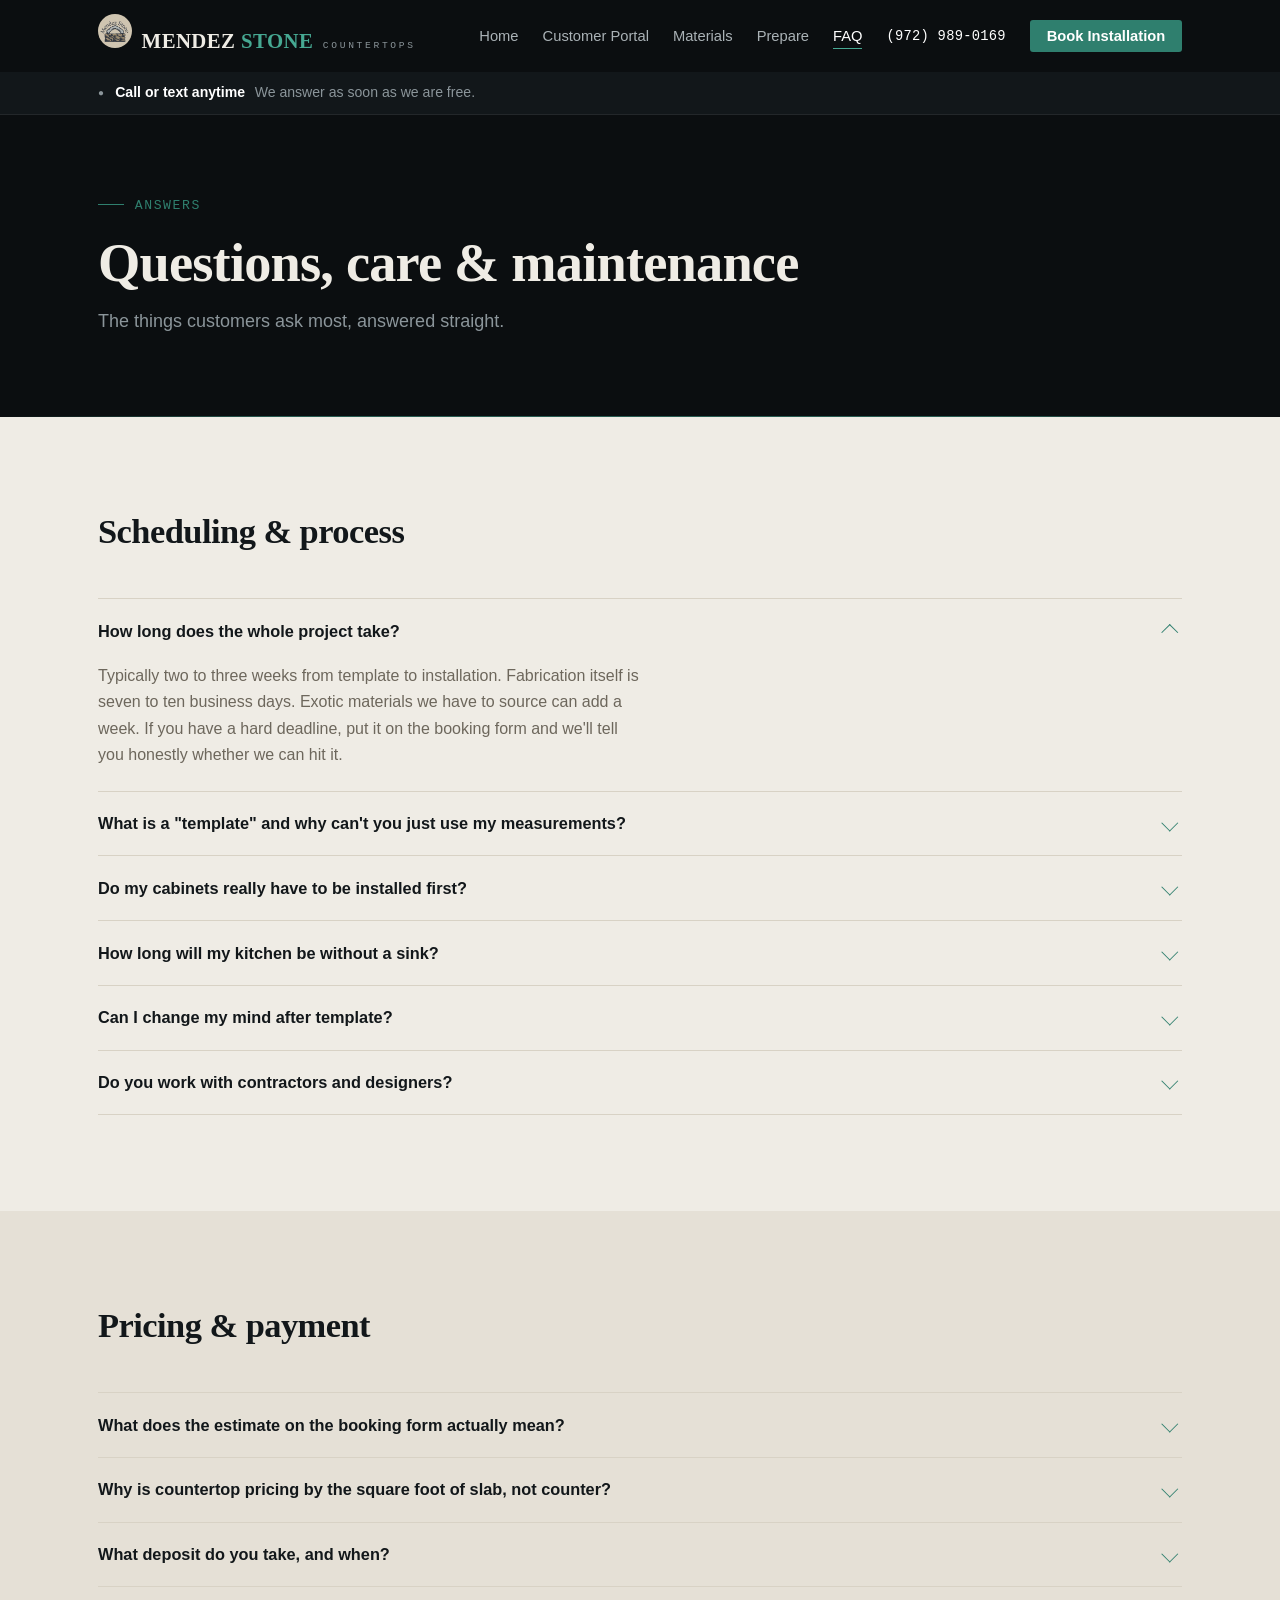
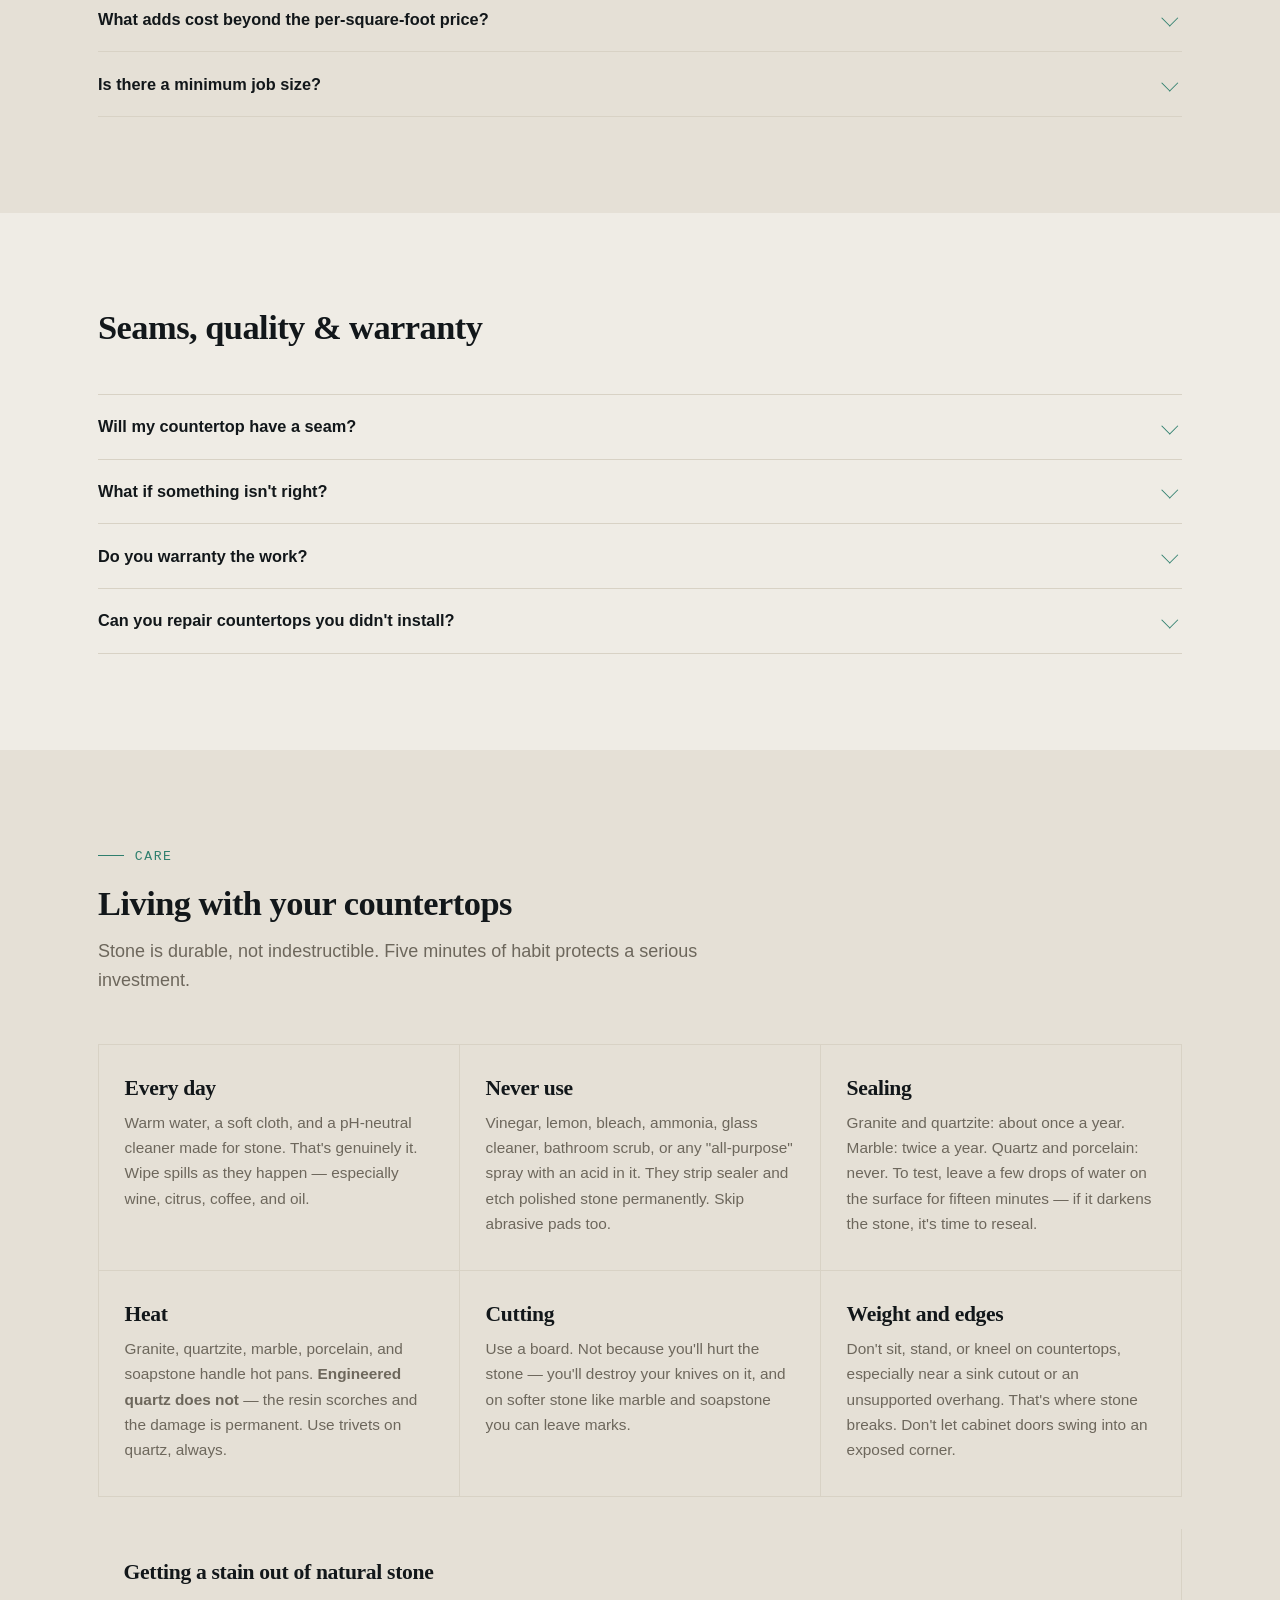
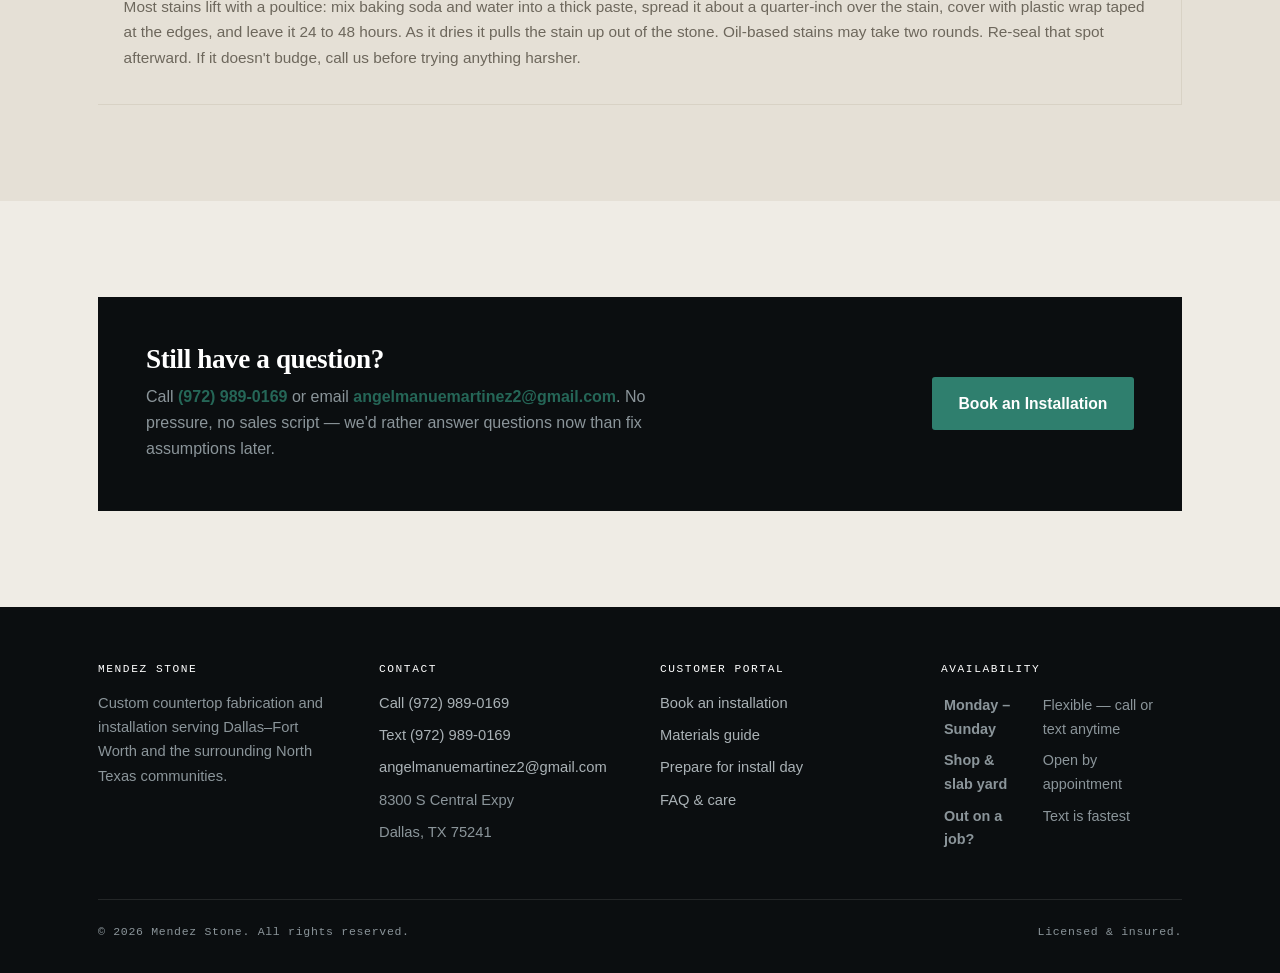
<file: docs/faq.html>
<!DOCTYPE html>
<html lang="en">
<head>
<meta charset="utf-8">
<meta name="viewport" content="width=device-width, initial-scale=1">
<title>FAQ, Care &amp; Maintenance — Mendez Stone, Dallas</title>
<meta name="description" content="Answers about countertop timelines, pricing, deposits, seams, and warranty in Dallas–Fort Worth — plus how to clean and seal granite, quartz, and marble.">
<meta property="og:type" content="website">
<meta property="og:site_name" content="Mendez Stone">
<meta property="og:locale" content="en_US">
<meta property="og:title" content="FAQ, Care & Maintenance — Mendez Stone">
<meta property="og:description" content="Timelines, pricing, seams, warranty, and how to keep stone looking right.">
<meta name="twitter:card" content="summary">
<link rel="icon" href="data:image/svg+xml,%3Csvg xmlns='http://www.w3.org/2000/svg' viewBox='0 0 32 32'%3E%3Crect width='32' height='32' fill='%230b0e10'/%3E%3Cpath d='M4 12h17a4 4 0 0 1 0 8H4z' fill='%2346a892'/%3E%3C/svg%3E">
<meta name="theme-color" content="#0b0e10">
<link rel="manifest" href="manifest.webmanifest">
<link rel="apple-touch-icon" href="img/apple-touch-icon.png">
<meta name="mobile-web-app-capable" content="yes">
<meta name="apple-mobile-web-app-capable" content="yes">
<meta name="apple-mobile-web-app-title" content="Mendez Stone">
<link rel="stylesheet" href="css/style.css">
</head>
<body>

<a class="skip-link" href="#main">Skip to content</a>

<header class="site-header">
  <div class="container nav-bar">
    <a class="brand" href="index.html">
      <img class="brand-logo" src="img/logo.jpg" alt="" width="34" height="34">
      <span class="brand-mark">MENDEZ <span>STONE</span></span>
      <span class="brand-tag">Countertops</span>
    </a>
    <nav>
      <ul class="nav-links">
        <li><a href="index.html">Home</a></li>
        <li><a href="portal.html">Customer Portal</a></li>
        <li><a href="materials.html">Materials</a></li>
        <li><a href="prepare.html">Prepare</a></li>
        <li><a href="faq.html">FAQ</a></li>
        <li><a class="nav-phone" data-ms-href="phone" href="#"><span data-ms="phone"></span></a></li>
        <li><a class="nav-cta" href="booking.html">Book Installation</a></li>
      </ul>
    </nav>
  </div>
</header>

<div id="shop-status" class="status-bar" hidden></div>

<section class="page-hero" id="main" tabindex="-1">
  <div class="container">
    <span class="eyebrow">Answers</span>
    <h1>Questions, care &amp; maintenance</h1>
    <p>The things customers ask most, answered straight.</p>
  </div>
</section>

<section class="section">
  <div class="container">
    <div class="section-head">
      <h2>Scheduling &amp; process</h2>
    </div>

    <details class="faq" open>
      <summary>How long does the whole project take?</summary>
      <div class="faq-body">Typically two to three weeks from template to installation. Fabrication
      itself is seven to ten business days. Exotic materials we have to source can add a week.
      If you have a hard deadline, put it on the booking form and we'll tell you honestly whether
      we can hit it.</div>
    </details>

    <details class="faq">
      <summary>What is a "template" and why can't you just use my measurements?</summary>
      <div class="faq-body">A template is a precise digital map of your cabinets as they were
      actually built — including the walls that aren't square, which is nearly all of them. We
      laser-measure on site and cut to that map. Working from a homeowner's tape measurements is
      how gaps at the wall happen. Your numbers are great for an estimate; they can't be used to
      cut stone.</div>
    </details>

    <details class="faq">
      <summary>Do my cabinets really have to be installed first?</summary>
      <div class="faq-body">Yes, fully installed and level. Stone is cut to the cabinets, so if the
      cabinets move afterward the stone no longer fits — and stone can't be adjusted on site the
      way laminate can. This is the single most common cause of delays.</div>
    </details>

    <details class="faq">
      <summary>How long will my kitchen be without a sink?</summary>
      <div class="faq-body">Usually about 24 hours. The old tops come out and the new ones go in
      the same day, but the adhesive and silicone under the sink need overnight to cure before
      plumbing is reconnected. Plan for one night of dishes in the bathroom.</div>
    </details>

    <details class="faq">
      <summary>Can I change my mind after template?</summary>
      <div class="faq-body">Up until we cut, yes — but changes to material, edge, or layout after
      template mean re-templating and can affect price and schedule. Once the slab is cut, changes
      mean a new slab. Get your decisions settled at or before template.</div>
    </details>

    <details class="faq">
      <summary>Do you work with contractors and designers?</summary>
      <div class="faq-body">Regularly. If you're coordinating with a general contractor, put their
      name in the notes on the booking form and we'll schedule directly with them so you're not
      relaying messages between trades.</div>
    </details>
  </div>
</section>

<section class="section alt">
  <div class="container">
    <div class="section-head">
      <h2>Pricing &amp; payment</h2>
    </div>

    <details class="faq">
      <summary>What does the estimate on the booking form actually mean?</summary>
      <div class="faq-body">It's a ballpark built from your square footage, material, and the
      extras you selected. It is not a quote. Slab selection alone can swing the number
      significantly — two granites at the same shop can differ by $30 a square foot. Your firm
      price comes after template, when we know the exact layout and slab.</div>
    </details>

    <details class="faq">
      <summary>Why is countertop pricing by the square foot of slab, not counter?</summary>
      <div class="faq-body">Because we buy and cut whole slabs. A sink cutout doesn't return usable
      material, and an odd layout can leave large unusable remnants. Pricing on slab area consumed
      is how the cost of the actual stone gets reflected honestly.</div>
    </details>

    <details class="faq">
      <summary>What deposit do you take, and when?</summary>
      <div class="faq-body">50% at template, once the final price is confirmed and you've approved
      the layout. The balance is due on installation day. Nothing is due to submit a booking
      request.</div>
    </details>

    <details class="faq">
      <summary>What adds cost beyond the per-square-foot price?</summary>
      <div class="faq-body">Sink and cooktop cutouts, premium edge profiles, tear-out and disposal
      of your old tops, plumbing disconnect and reconnect, stone backsplash, waterfall panels, and
      any structural support needed for large overhangs. All of these are on the booking form so
      your estimate accounts for them.</div>
    </details>

    <details class="faq">
      <summary>Is there a minimum job size?</summary>
      <div class="faq-body">Yes. Small jobs still require a template trip, a slab, shop time, and
      an install crew, so very small projects carry a minimum. A single bathroom vanity is
      absolutely worth doing — just expect the per-square-foot math to look different than a
      kitchen.</div>
    </details>
  </div>
</section>

<section class="section">
  <div class="container">
    <div class="section-head">
      <h2>Seams, quality &amp; warranty</h2>
    </div>

    <details class="faq">
      <summary>Will my countertop have a seam?</summary>
      <div class="faq-body">If any run is longer than about ten feet, yes — slabs are roughly
      120 by 65 inches. We place seams where they draw the least attention, usually at a sink or an
      inside corner, and we show you the planned locations at template. A well-made seam is a thin
      line you can feel more easily than see, but no seam is invisible. Anyone promising otherwise
      is overselling.</div>
    </details>

    <details class="faq">
      <summary>What if something isn't right?</summary>
      <div class="faq-body">Tell us before we leave, or call the same week. Fabrication and
      installation defects are ours to fix, and we fix them. What we can't warranty is damage from
      use — a chip from a dropped pan, a crack from someone standing on an overhang, or etching on
      marble that we told you would etch.</div>
    </details>

    <details class="faq">
      <summary>Do you warranty the work?</summary>
      <div class="faq-body">We stand behind our fabrication and installation. Engineered quartz
      carries its own manufacturer warranty, which we'll register for you. Natural stone is a
      natural product — fissures, pits, and color variation are characteristics, not defects, and
      we'll point out anything notable on your slab before we cut it.</div>
    </details>

    <details class="faq">
      <summary>Can you repair countertops you didn't install?</summary>
      <div class="faq-body">Usually. Chip repair, seam refresh, re-polishing, and resealing are all
      things we do on existing stone. Send photos by email and we'll tell you what's realistic
      before anyone spends money on a service call.</div>
    </details>
  </div>
</section>

<section class="section alt" id="care">
  <div class="container">
    <div class="section-head">
      <span class="eyebrow">Care</span>
      <h2>Living with your countertops</h2>
      <p>Stone is durable, not indestructible. Five minutes of habit protects a serious investment.</p>
    </div>

    <div class="grid">
      <div class="card">
        <h3>Every day</h3>
        <p>Warm water, a soft cloth, and a pH-neutral cleaner made for stone. That's genuinely it.
        Wipe spills as they happen — especially wine, citrus, coffee, and oil.</p>
      </div>
      <div class="card">
        <h3>Never use</h3>
        <p>Vinegar, lemon, bleach, ammonia, glass cleaner, bathroom scrub, or any "all-purpose"
        spray with an acid in it. They strip sealer and etch polished stone permanently. Skip
        abrasive pads too.</p>
      </div>
      <div class="card">
        <h3>Sealing</h3>
        <p>Granite and quartzite: about once a year. Marble: twice a year. Quartz and porcelain:
        never. To test, leave a few drops of water on the surface for fifteen minutes — if it
        darkens the stone, it's time to reseal.</p>
      </div>
      <div class="card">
        <h3>Heat</h3>
        <p>Granite, quartzite, marble, porcelain, and soapstone handle hot pans. <strong>Engineered
        quartz does not</strong> — the resin scorches and the damage is permanent. Use trivets on
        quartz, always.</p>
      </div>
      <div class="card">
        <h3>Cutting</h3>
        <p>Use a board. Not because you'll hurt the stone — you'll destroy your knives on it, and
        on softer stone like marble and soapstone you can leave marks.</p>
      </div>
      <div class="card">
        <h3>Weight and edges</h3>
        <p>Don't sit, stand, or kneel on countertops, especially near a sink cutout or an unsupported
        overhang. That's where stone breaks. Don't let cabinet doors swing into an exposed corner.</p>
      </div>
    </div>

    <div class="card mt-2">
      <h3>Getting a stain out of natural stone</h3>
      <p>Most stains lift with a poultice: mix baking soda and water into a thick paste, spread it
      about a quarter-inch over the stain, cover with plastic wrap taped at the edges, and leave it
      24 to 48 hours. As it dries it pulls the stain up out of the stone. Oil-based stains may take
      two rounds. Re-seal that spot afterward. If it doesn't budge, call us before trying anything
      harsher.</p>
    </div>
  </div>
</section>

<section class="section">
  <div class="container">
    <div class="callout">
      <div>
        <h2>Still have a question?</h2>
        <p>Call <span data-ms="phone" class="accent-text"></span> or email
        <span data-ms="email" class="accent-text"></span>. No pressure, no sales script — we'd
        rather answer questions now than fix assumptions later.</p>
      </div>
      <a class="btn btn-primary" href="booking.html">Book an Installation</a>
    </div>
  </div>
</section>

<footer class="site-footer">
  <div class="container">
    <div class="footer-grid">
      <div>
        <h4>Mendez Stone</h4>
        <p style="font-size:.92rem;">Custom countertop fabrication and installation serving
        <span data-ms="serviceArea">your local area</span>.</p>
      </div>
      <div>
        <h4>Contact</h4>
        <ul>
          <li><a data-ms-href="phone" href="#">Call <span data-ms="phone"></span></a></li>
          <li><a data-ms-href="sms" href="#">Text <span data-ms="phone"></span></a></li>
          <li><a data-ms-href="email" href="#"><span data-ms="email">Email us</span></a></li>
          <li><span data-ms="address1"></span></li>
          <li><span data-ms="address2"></span></li>
        </ul>
      </div>
      <div>
        <h4>Customer Portal</h4>
        <ul>
          <li><a href="booking.html">Book an installation</a></li>
          <li><a href="materials.html">Materials guide</a></li>
          <li><a href="prepare.html">Prepare for install day</a></li>
          <li><a href="faq.html">FAQ &amp; care</a></li>
          <li data-ms-optional="googleProfileUrl"><a href="#">Read our Google reviews</a></li>
        </ul>
      </div>
      <div>
        <h4>Availability</h4>
        <table style="font-size:.9rem;"><tbody data-ms="hours"></tbody></table>
      </div>
    </div>
    <div class="footer-bottom">
      <span>&copy; <span data-ms="year"></span> Mendez Stone. All rights reserved.</span>
      <span>Licensed &amp; insured.</span>
    </div>
  </div>
</footer>

<script src="js/site-config.js"></script>
<script src="js/site.js"></script>
<script src="js/textures.js"></script>
<script src="js/status.js"></script>
</body>
</html>
</file>
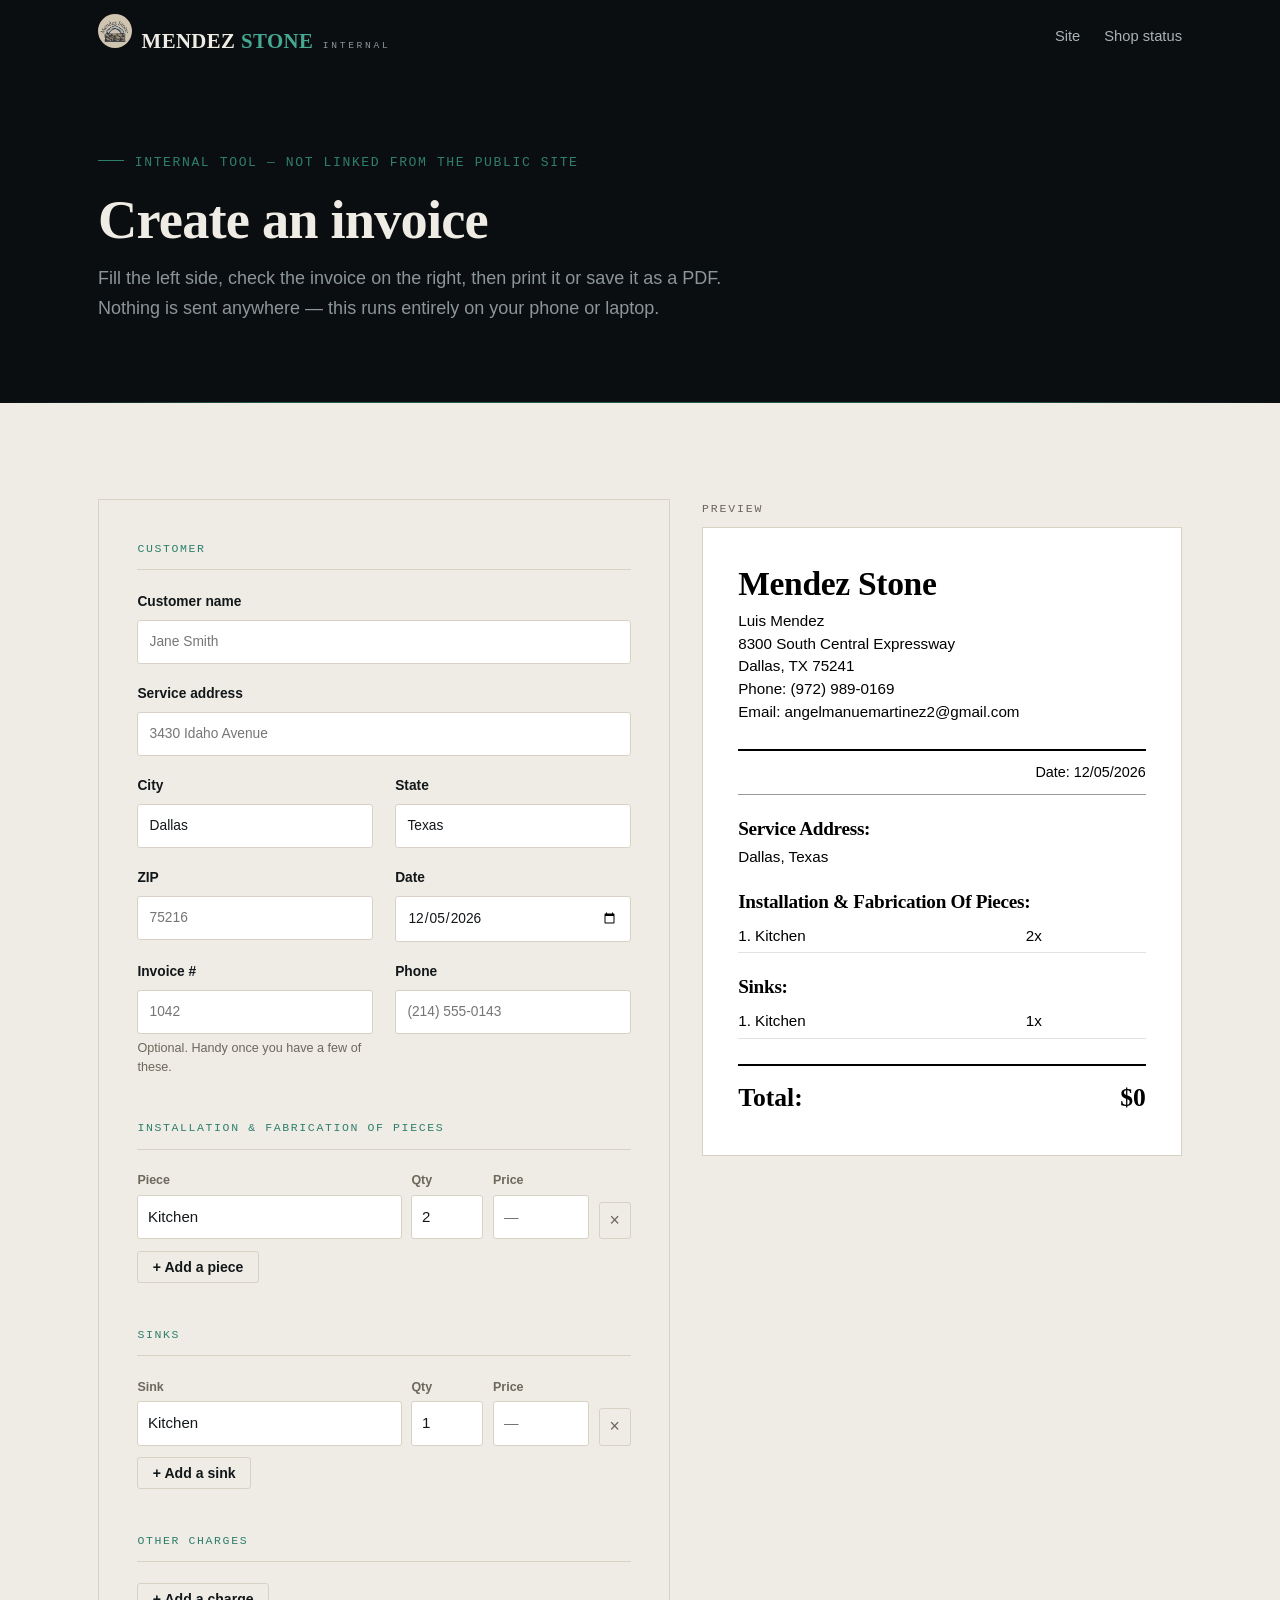
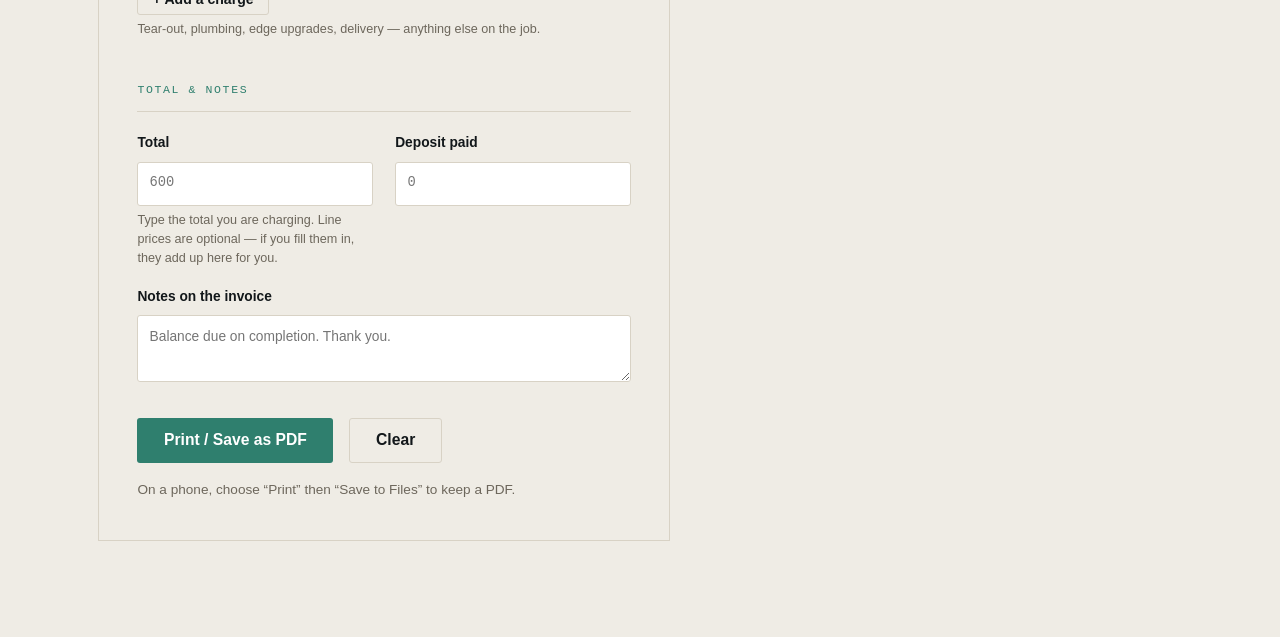
<file: docs/invoice.html>
<!DOCTYPE html>
<html lang="en">
<head>
<meta charset="utf-8">
<meta name="viewport" content="width=device-width, initial-scale=1">
<meta name="robots" content="noindex, nofollow">
<title>Create an Invoice — Mendez Stone (internal)</title>
<link rel="icon" href="data:image/svg+xml,%3Csvg xmlns='http://www.w3.org/2000/svg' viewBox='0 0 32 32'%3E%3Crect width='32' height='32' fill='%230b0e10'/%3E%3Cpath d='M4 12h17a4 4 0 0 1 0 8H4z' fill='%2346a892'/%3E%3C/svg%3E">
<meta name="theme-color" content="#0b0e10">
<link rel="stylesheet" href="css/style.css">
<link rel="stylesheet" href="css/invoice.css">
</head>
<body>

<a class="skip-link" href="#main">Skip to content</a>

<header class="site-header no-print">
  <div class="container nav-bar">
    <a class="brand" href="index.html">
      <img class="brand-logo" src="img/logo.jpg" alt="" width="34" height="34">
      <span class="brand-mark">MENDEZ <span>STONE</span></span>
      <span class="brand-tag">Internal</span>
    </a>
    <nav>
      <ul class="nav-links">
        <li><a href="index.html">Site</a></li>
        <li><a href="status-editor.html">Shop status</a></li>
      </ul>
    </nav>
  </div>
</header>

<section class="page-hero no-print" id="main" tabindex="-1">
  <div class="container">
    <span class="eyebrow">Internal tool — not linked from the public site</span>
    <h1>Create an invoice</h1>
    <p>Fill the left side, check the invoice on the right, then print it or save
    it as a PDF. Nothing is sent anywhere — this runs entirely on your phone or
    laptop.</p>
  </div>
</section>

<section class="section">
  <div class="container invoice-layout">

    <form class="form-card" id="inv-form" autocomplete="off">

      <fieldset>
        <legend>Customer</legend>
        <div class="form-grid">
          <label class="field full">Customer name
            <input type="text" id="cust_name" placeholder="Jane Smith">
          </label>
          <label class="field full">Service address
            <input type="text" id="svc_street" placeholder="3430 Idaho Avenue">
          </label>
          <label class="field">City
            <input type="text" id="svc_city" value="Dallas">
          </label>
          <label class="field">State
            <input type="text" id="svc_state" value="Texas" maxlength="14">
          </label>
          <label class="field">ZIP
            <input type="text" id="svc_zip" inputmode="numeric" placeholder="75216">
          </label>
          <label class="field">Date
            <input type="date" id="inv_date">
          </label>
          <label class="field">Invoice #
            <input type="text" id="inv_no" placeholder="1042">
            <span class="hint">Optional. Handy once you have a few of these.</span>
          </label>
          <label class="field">Phone
            <input type="tel" id="cust_phone" placeholder="(214) 555-0143">
          </label>
        </div>
      </fieldset>

      <fieldset>
        <legend>Installation &amp; fabrication of pieces</legend>
        <div id="pieces"></div>
        <button type="button" class="btn btn-ghost btn-small" data-add="pieces">+ Add a piece</button>
      </fieldset>

      <fieldset>
        <legend>Sinks</legend>
        <div id="sinks"></div>
        <button type="button" class="btn btn-ghost btn-small" data-add="sinks">+ Add a sink</button>
      </fieldset>

      <fieldset>
        <legend>Other charges</legend>
        <div id="extras"></div>
        <button type="button" class="btn btn-ghost btn-small" data-add="extras">+ Add a charge</button>
        <span class="hint">Tear-out, plumbing, edge upgrades, delivery — anything else on the job.</span>
      </fieldset>

      <fieldset>
        <legend>Total &amp; notes</legend>
        <div class="form-grid">
          <label class="field">Total
            <input type="number" id="total" min="0" step="1" placeholder="600">
            <span class="hint" id="total-hint">Type the total you are charging. Line prices are
            optional — if you fill them in, they add up here for you.</span>
          </label>
          <label class="field">Deposit paid
            <input type="number" id="deposit" min="0" step="1" placeholder="0">
          </label>
          <label class="field full">Notes on the invoice
            <textarea id="notes" rows="2" placeholder="Balance due on completion. Thank you."></textarea>
          </label>
        </div>
      </fieldset>

      <div class="form-actions">
        <button type="button" class="btn btn-primary" id="print-btn">Print / Save as PDF</button>
        <button type="button" class="btn btn-ghost" id="reset-btn">Clear</button>
        <span class="form-note">On a phone, choose “Print” then “Save to Files” to keep a PDF.</span>
      </div>
    </form>

    <div class="invoice-preview-wrap">
      <p class="kicker no-print">Preview</p>
      <div id="invoice" class="invoice-sheet"></div>
    </div>

  </div>
</section>

<script src="js/site-config.js"></script>
<script src="js/site.js"></script>
<script src="js/invoice.js"></script>
</body>
</html>
</file>
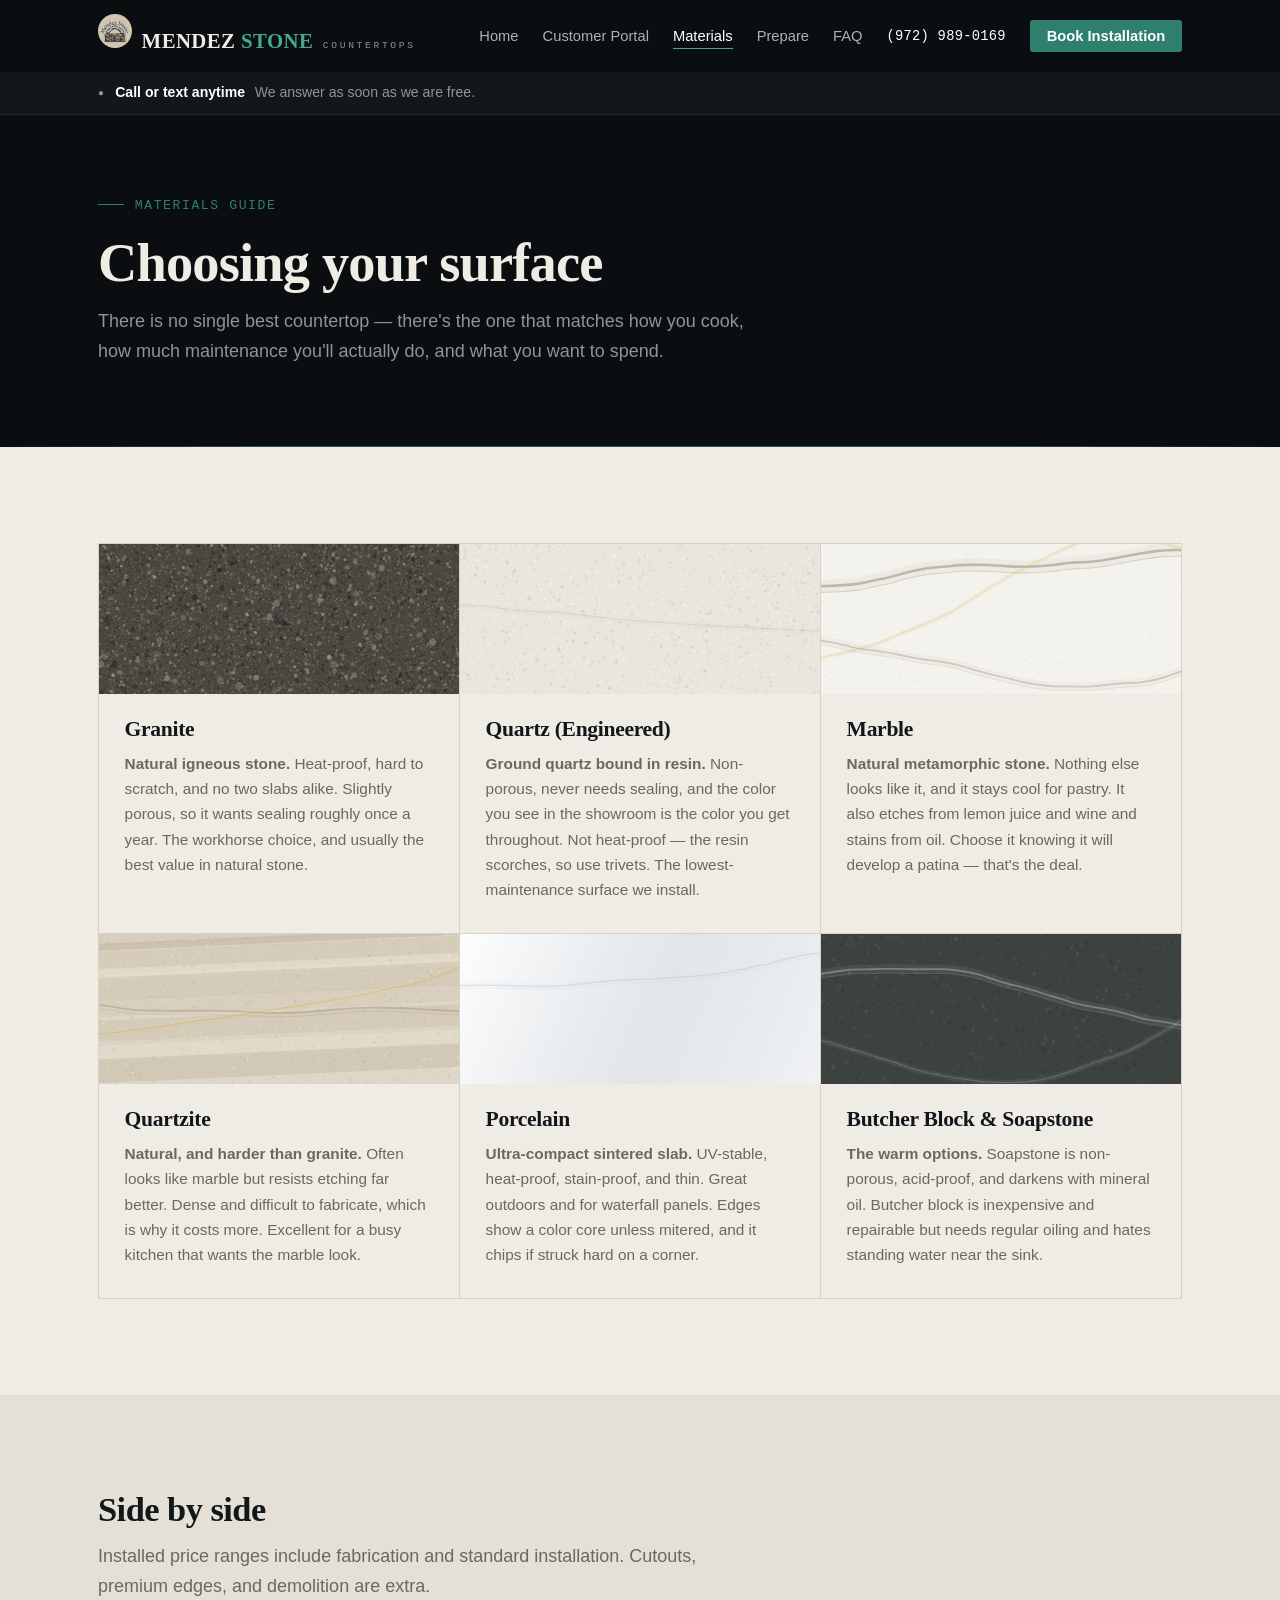
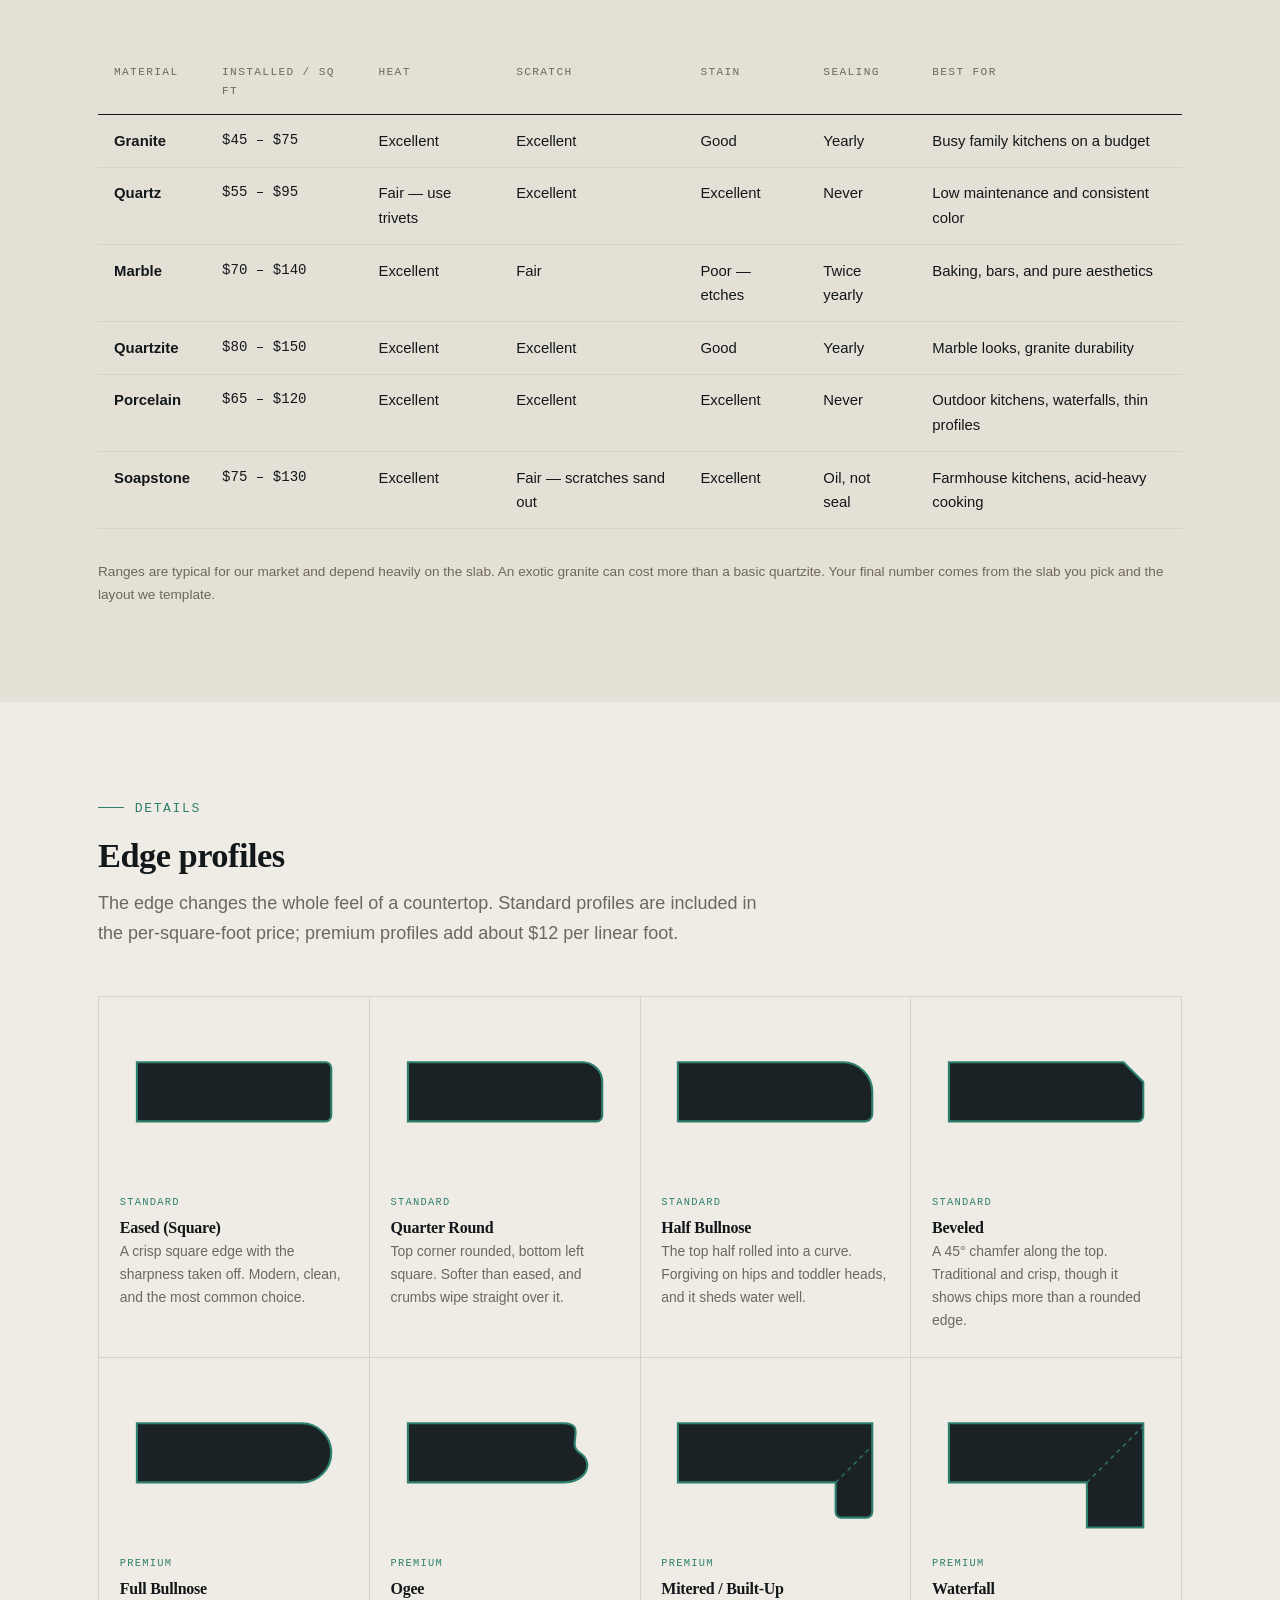
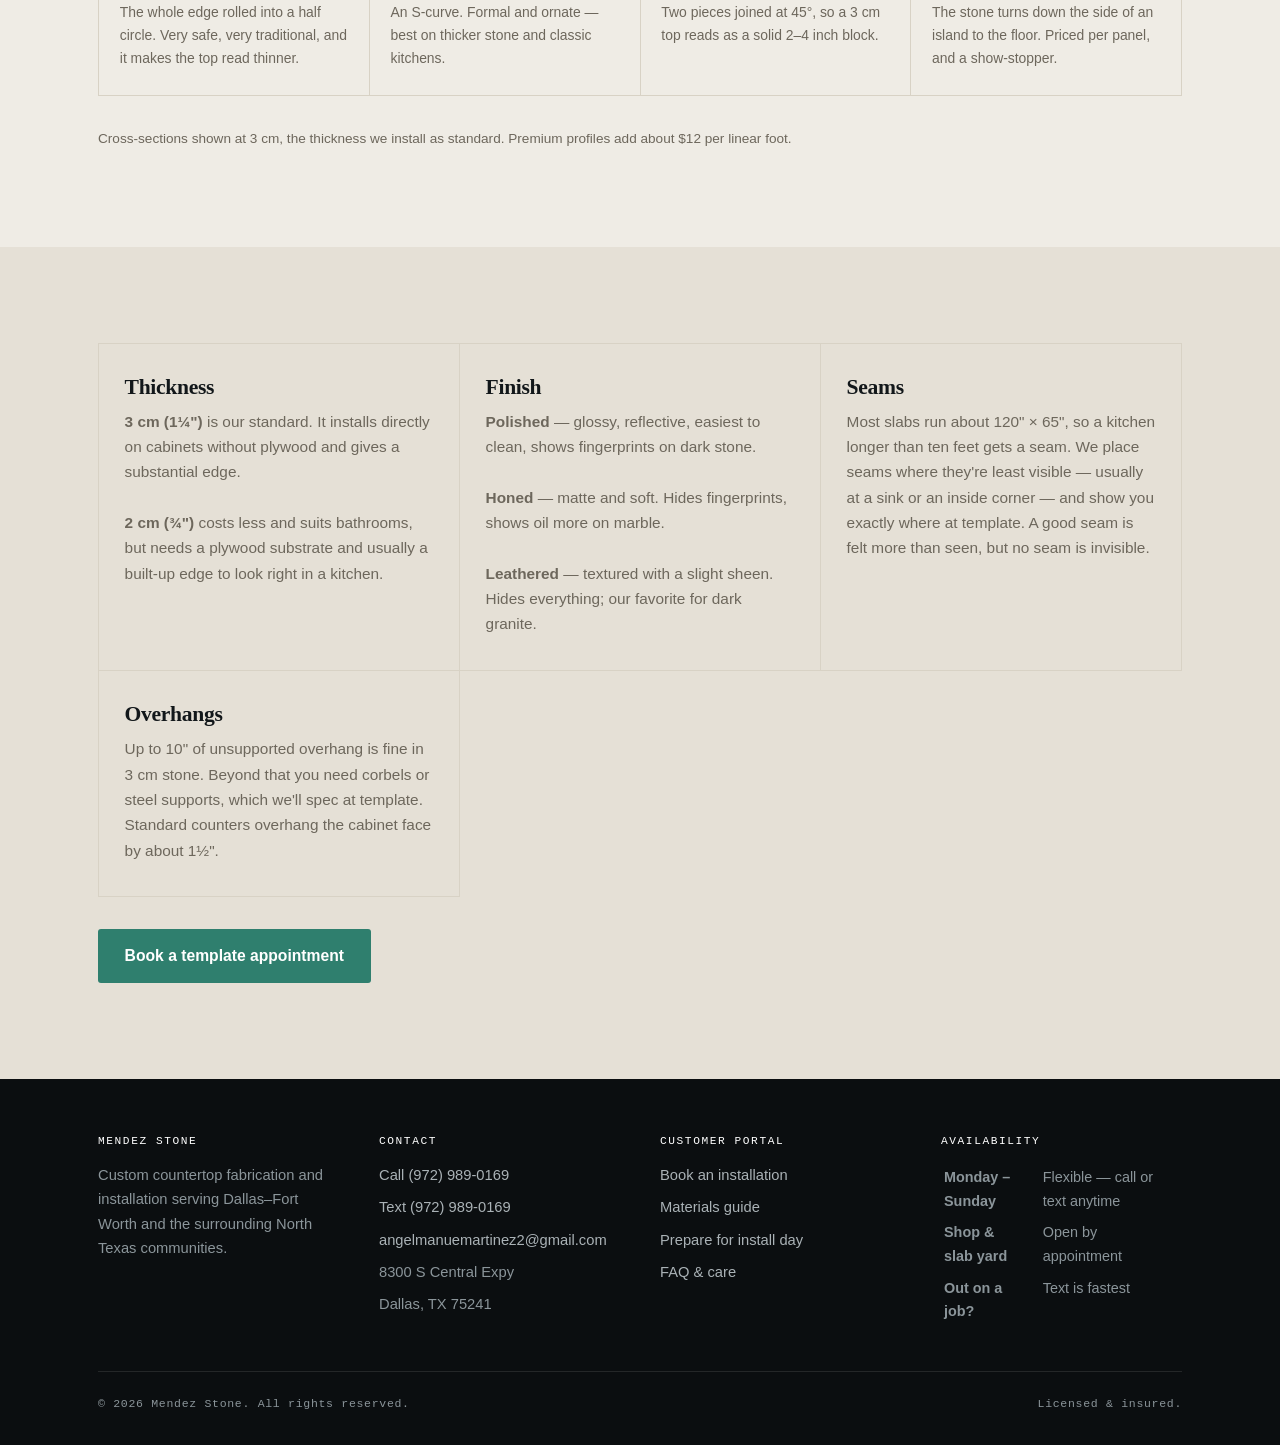
<file: docs/materials.html>
<!DOCTYPE html>
<html lang="en">
<head>
<meta charset="utf-8">
<meta name="viewport" content="width=device-width, initial-scale=1">
<title>Countertop Materials &amp; Edge Profiles — Mendez Stone, Dallas</title>
<meta name="description" content="Compare granite, quartz, marble, quartzite, porcelain, and soapstone countertops: durability, maintenance, and installed cost in the Dallas market. Plus edge profiles, thickness, and finish options.">
<meta property="og:type" content="website">
<meta property="og:site_name" content="Mendez Stone">
<meta property="og:locale" content="en_US">
<meta property="og:title" content="Countertop Materials & Edge Profiles — Mendez Stone">
<meta property="og:description" content="Six materials side by side, with edge profiles drawn as true cross-sections.">
<meta name="twitter:card" content="summary">
<link rel="icon" href="data:image/svg+xml,%3Csvg xmlns='http://www.w3.org/2000/svg' viewBox='0 0 32 32'%3E%3Crect width='32' height='32' fill='%230b0e10'/%3E%3Cpath d='M4 12h17a4 4 0 0 1 0 8H4z' fill='%2346a892'/%3E%3C/svg%3E">
<meta name="theme-color" content="#0b0e10">
<link rel="manifest" href="manifest.webmanifest">
<link rel="apple-touch-icon" href="img/apple-touch-icon.png">
<meta name="mobile-web-app-capable" content="yes">
<meta name="apple-mobile-web-app-capable" content="yes">
<meta name="apple-mobile-web-app-title" content="Mendez Stone">
<link rel="stylesheet" href="css/style.css">
</head>
<body>

<a class="skip-link" href="#main">Skip to content</a>

<header class="site-header">
  <div class="container nav-bar">
    <a class="brand" href="index.html">
      <img class="brand-logo" src="img/logo.jpg" alt="" width="34" height="34">
      <span class="brand-mark">MENDEZ <span>STONE</span></span>
      <span class="brand-tag">Countertops</span>
    </a>
    <nav>
      <ul class="nav-links">
        <li><a href="index.html">Home</a></li>
        <li><a href="portal.html">Customer Portal</a></li>
        <li><a href="materials.html">Materials</a></li>
        <li><a href="prepare.html">Prepare</a></li>
        <li><a href="faq.html">FAQ</a></li>
        <li><a class="nav-phone" data-ms-href="phone" href="#"><span data-ms="phone"></span></a></li>
        <li><a class="nav-cta" href="booking.html">Book Installation</a></li>
      </ul>
    </nav>
  </div>
</header>

<div id="shop-status" class="status-bar" hidden></div>

<section class="page-hero" id="main" tabindex="-1">
  <div class="container">
    <span class="eyebrow">Materials Guide</span>
    <h1>Choosing your surface</h1>
    <p>There is no single best countertop — there's the one that matches how you cook, how much
    maintenance you'll actually do, and what you want to spend.</p>
  </div>
</section>

<section class="section">
  <div class="container">
    <div class="grid">
      <div class="card stone">
        <canvas class="swatch" data-stone="granite" data-seed="granite"></canvas>
        <div class="stone-body">
          <h3>Granite</h3>
        <p><strong>Natural igneous stone.</strong> Heat-proof, hard to scratch, and no two slabs
        alike. Slightly porous, so it wants sealing roughly once a year. The workhorse choice, and
        usually the best value in natural stone.</p>
        </div>
      </div>
      <div class="card stone">
        <canvas class="swatch" data-stone="quartz" data-seed="quartz"></canvas>
        <div class="stone-body">
          <h3>Quartz (Engineered)</h3>
        <p><strong>Ground quartz bound in resin.</strong> Non-porous, never needs sealing, and the
        color you see in the showroom is the color you get throughout. Not heat-proof — the resin
        scorches, so use trivets. The lowest-maintenance surface we install.</p>
        </div>
      </div>
      <div class="card stone">
        <canvas class="swatch" data-stone="marble" data-seed="marble"></canvas>
        <div class="stone-body">
          <h3>Marble</h3>
        <p><strong>Natural metamorphic stone.</strong> Nothing else looks like it, and it stays
        cool for pastry. It also etches from lemon juice and wine and stains from oil. Choose it
        knowing it will develop a patina — that's the deal.</p>
        </div>
      </div>
      <div class="card stone">
        <canvas class="swatch" data-stone="quartzite" data-seed="quartzite"></canvas>
        <div class="stone-body">
          <h3>Quartzite</h3>
        <p><strong>Natural, and harder than granite.</strong> Often looks like marble but resists
        etching far better. Dense and difficult to fabricate, which is why it costs more. Excellent
        for a busy kitchen that wants the marble look.</p>
        </div>
      </div>
      <div class="card stone">
        <canvas class="swatch" data-stone="porcelain" data-seed="porcelain"></canvas>
        <div class="stone-body">
          <h3>Porcelain</h3>
        <p><strong>Ultra-compact sintered slab.</strong> UV-stable, heat-proof, stain-proof, and
        thin. Great outdoors and for waterfall panels. Edges show a color core unless mitered, and
        it chips if struck hard on a corner.</p>
        </div>
      </div>
      <div class="card stone">
        <canvas class="swatch" data-stone="soapstone" data-seed="butcher"></canvas>
        <div class="stone-body">
          <h3>Butcher Block &amp; Soapstone</h3>
        <p><strong>The warm options.</strong> Soapstone is non-porous, acid-proof, and darkens with
        mineral oil. Butcher block is inexpensive and repairable but needs regular oiling and hates
        standing water near the sink.</p>
        </div>
      </div>
    </div>
  </div>
</section>

<section class="section alt">
  <div class="container">
    <div class="section-head">
      <h2>Side by side</h2>
      <p>Installed price ranges include fabrication and standard installation. Cutouts, premium
      edges, and demolition are extra.</p>
    </div>
    <div class="table-wrap">
      <table class="info">
        <thead>
          <tr>
            <th>Material</th>
            <th>Installed / sq ft</th>
            <th>Heat</th>
            <th>Scratch</th>
            <th>Stain</th>
            <th>Sealing</th>
            <th>Best for</th>
          </tr>
        </thead>
        <tbody>
          <tr>
            <td><strong>Granite</strong></td>
            <td>$45 – $75</td>
            <td>Excellent</td>
            <td>Excellent</td>
            <td>Good</td>
            <td>Yearly</td>
            <td>Busy family kitchens on a budget</td>
          </tr>
          <tr>
            <td><strong>Quartz</strong></td>
            <td>$55 – $95</td>
            <td>Fair — use trivets</td>
            <td>Excellent</td>
            <td>Excellent</td>
            <td>Never</td>
            <td>Low maintenance and consistent color</td>
          </tr>
          <tr>
            <td><strong>Marble</strong></td>
            <td>$70 – $140</td>
            <td>Excellent</td>
            <td>Fair</td>
            <td>Poor — etches</td>
            <td>Twice yearly</td>
            <td>Baking, bars, and pure aesthetics</td>
          </tr>
          <tr>
            <td><strong>Quartzite</strong></td>
            <td>$80 – $150</td>
            <td>Excellent</td>
            <td>Excellent</td>
            <td>Good</td>
            <td>Yearly</td>
            <td>Marble looks, granite durability</td>
          </tr>
          <tr>
            <td><strong>Porcelain</strong></td>
            <td>$65 – $120</td>
            <td>Excellent</td>
            <td>Excellent</td>
            <td>Excellent</td>
            <td>Never</td>
            <td>Outdoor kitchens, waterfalls, thin profiles</td>
          </tr>
          <tr>
            <td><strong>Soapstone</strong></td>
            <td>$75 – $130</td>
            <td>Excellent</td>
            <td>Fair — scratches sand out</td>
            <td>Excellent</td>
            <td>Oil, not seal</td>
            <td>Farmhouse kitchens, acid-heavy cooking</td>
          </tr>
        </tbody>
      </table>
    </div>
    <p class="mt-2 form-note">Ranges are typical for our market and depend heavily on the slab.
    An exotic granite can cost more than a basic quartzite. Your final number comes from the
    slab you pick and the layout we template.</p>
  </div>
</section>

<section class="section" id="edges">
  <div class="container">
    <div class="section-head">
      <span class="eyebrow">Details</span>
      <h2>Edge profiles</h2>
      <p>The edge changes the whole feel of a countertop. Standard profiles are included in the
      per-square-foot price; premium profiles add about $12 per linear foot.</p>
    </div>
    <div class="profiles">
      <div class="profile">
        <svg viewBox="0 0 162 112" role="img" aria-label="Eased (Square) edge, cross-section">
          <path d="M12,30 H146 A4,4 0 0 1 150,34 V68 A4,4 0 0 1 146,72 H12 Z" fill="var(--ink-700)"/>
          <path d="M12,30 H146 A4,4 0 0 1 150,34 V68 A4,4 0 0 1 146,72 H12 Z" fill="none" stroke="var(--verdigris)" stroke-width="1.5"/>
        </svg>
        <span class="spec">Standard</span>
        <h3>Eased (Square)</h3>
        <p>A crisp square edge with the sharpness taken off. Modern, clean, and the most common choice.</p>
      </div>
      <div class="profile">
        <svg viewBox="0 0 162 112" role="img" aria-label="Quarter Round edge, cross-section">
          <path d="M12,30 H136 A14,14 0 0 1 150,44 V68 A4,4 0 0 1 146,72 H12 Z" fill="var(--ink-700)"/>
          <path d="M12,30 H136 A14,14 0 0 1 150,44 V68 A4,4 0 0 1 146,72 H12 Z" fill="none" stroke="var(--verdigris)" stroke-width="1.5"/>
        </svg>
        <span class="spec">Standard</span>
        <h3>Quarter Round</h3>
        <p>Top corner rounded, bottom left square. Softer than eased, and crumbs wipe straight over it.</p>
      </div>
      <div class="profile">
        <svg viewBox="0 0 162 112" role="img" aria-label="Half Bullnose edge, cross-section">
          <path d="M12,30 H129 A21,21 0 0 1 150,51 V67 A5,5 0 0 1 145,72 H12 Z" fill="var(--ink-700)"/>
          <path d="M12,30 H129 A21,21 0 0 1 150,51 V67 A5,5 0 0 1 145,72 H12 Z" fill="none" stroke="var(--verdigris)" stroke-width="1.5"/>
        </svg>
        <span class="spec">Standard</span>
        <h3>Half Bullnose</h3>
        <p>The top half rolled into a curve. Forgiving on hips and toddler heads, and it sheds water well.</p>
      </div>
      <div class="profile">
        <svg viewBox="0 0 162 112" role="img" aria-label="Beveled edge, cross-section">
          <path d="M12,30 H136 L150,44 V68 A4,4 0 0 1 146,72 H12 Z" fill="var(--ink-700)"/>
          <path d="M12,30 H136 L150,44 V68 A4,4 0 0 1 146,72 H12 Z" fill="none" stroke="var(--verdigris)" stroke-width="1.5"/>
        </svg>
        <span class="spec">Standard</span>
        <h3>Beveled</h3>
        <p>A 45° chamfer along the top. Traditional and crisp, though it shows chips more than a rounded edge.</p>
      </div>
      <div class="profile">
        <svg viewBox="0 0 162 112" role="img" aria-label="Full Bullnose edge, cross-section">
          <path d="M12,30 H129 A21,21 0 0 1 129,72 H12 Z" fill="var(--ink-700)"/>
          <path d="M12,30 H129 A21,21 0 0 1 129,72 H12 Z" fill="none" stroke="var(--verdigris)" stroke-width="1.5"/>
        </svg>
        <span class="spec">Premium</span>
        <h3>Full Bullnose</h3>
        <p>The whole edge rolled into a half circle. Very safe, very traditional, and it makes the top read thinner.</p>
      </div>
      <div class="profile">
        <svg viewBox="0 0 162 112" role="img" aria-label="Ogee edge, cross-section">
          <path d="M12,30 H122 C140,30 124,45 134,51 C144,57 140,72 122,72 H12 Z" fill="var(--ink-700)"/>
          <path d="M12,30 H122 C140,30 124,45 134,51 C144,57 140,72 122,72 H12 Z" fill="none" stroke="var(--verdigris)" stroke-width="1.5"/>
        </svg>
        <span class="spec">Premium</span>
        <h3>Ogee</h3>
        <p>An S-curve. Formal and ornate — best on thicker stone and classic kitchens.</p>
      </div>
      <div class="profile">
        <svg viewBox="0 0 162 112" role="img" aria-label="Mitered / Built-Up edge, cross-section">
          <path d="M12,30 H150 V93 A4,4 0 0 1 146,97 H128 A4,4 0 0 1 124,93 V72 H12 Z" fill="var(--ink-700)"/>
          <path d="M12,30 H150 V93 A4,4 0 0 1 146,97 H128 A4,4 0 0 1 124,93 V72 H12 Z" fill="none" stroke="var(--verdigris)" stroke-width="1.5"/>
          <path d="M124,72 L150,46" stroke="var(--verdigris)" stroke-width="1" stroke-dasharray="3 3" fill="none" opacity=".9"/>
        </svg>
        <span class="spec">Premium</span>
        <h3>Mitered / Built-Up</h3>
        <p>Two pieces joined at 45°, so a 3 cm top reads as a solid 2–4 inch block.</p>
      </div>
      <div class="profile">
        <svg viewBox="0 0 162 112" role="img" aria-label="Waterfall edge, cross-section">
          <path d="M12,30 H150 V104 H110 V72 H12 Z" fill="var(--ink-700)"/>
          <path d="M12,30 H150 V104 H110 V72 H12 Z" fill="none" stroke="var(--verdigris)" stroke-width="1.5"/>
          <path d="M110,72 L150,32" stroke="var(--verdigris)" stroke-width="1" stroke-dasharray="3 3" fill="none" opacity=".9"/>
        </svg>
        <span class="spec">Premium</span>
        <h3>Waterfall</h3>
        <p>The stone turns down the side of an island to the floor. Priced per panel, and a show-stopper.</p>
      </div>
    </div>
    <p class="mt-2 form-note">Cross-sections shown at 3&nbsp;cm, the thickness we install as standard. Premium profiles add about $12 per linear foot.</p>
  </div>
</section>

<section class="section alt">
  <div class="container">
    <div class="grid">
      <div class="card">
        <h3>Thickness</h3>
        <p><strong>3 cm (1¼")</strong> is our standard. It installs directly on cabinets without
        plywood and gives a substantial edge.<br><br>
        <strong>2 cm (¾")</strong> costs less and suits bathrooms, but needs a plywood substrate and
        usually a built-up edge to look right in a kitchen.</p>
      </div>
      <div class="card">
        <h3>Finish</h3>
        <p><strong>Polished</strong> — glossy, reflective, easiest to clean, shows fingerprints on
        dark stone.<br><br>
        <strong>Honed</strong> — matte and soft. Hides fingerprints, shows oil more on marble.<br><br>
        <strong>Leathered</strong> — textured with a slight sheen. Hides everything; our favorite for
        dark granite.</p>
      </div>
      <div class="card">
        <h3>Seams</h3>
        <p>Most slabs run about 120" × 65", so a kitchen longer than ten feet gets a seam. We place
        seams where they're least visible — usually at a sink or an inside corner — and show you
        exactly where at template. A good seam is felt more than seen, but no seam is invisible.</p>
      </div>
      <div class="card">
        <h3>Overhangs</h3>
        <p>Up to 10" of unsupported overhang is fine in 3 cm stone. Beyond that you need corbels or
        steel supports, which we'll spec at template. Standard counters overhang the cabinet face by
        about 1½".</p>
      </div>
    </div>
    <p class="mt-2"><a class="btn btn-primary" href="booking.html">Book a template appointment</a></p>
  </div>
</section>

<footer class="site-footer">
  <div class="container">
    <div class="footer-grid">
      <div>
        <h4>Mendez Stone</h4>
        <p style="font-size:.92rem;">Custom countertop fabrication and installation serving
        <span data-ms="serviceArea">your local area</span>.</p>
      </div>
      <div>
        <h4>Contact</h4>
        <ul>
          <li><a data-ms-href="phone" href="#">Call <span data-ms="phone"></span></a></li>
          <li><a data-ms-href="sms" href="#">Text <span data-ms="phone"></span></a></li>
          <li><a data-ms-href="email" href="#"><span data-ms="email">Email us</span></a></li>
          <li><span data-ms="address1"></span></li>
          <li><span data-ms="address2"></span></li>
        </ul>
      </div>
      <div>
        <h4>Customer Portal</h4>
        <ul>
          <li><a href="booking.html">Book an installation</a></li>
          <li><a href="materials.html">Materials guide</a></li>
          <li><a href="prepare.html">Prepare for install day</a></li>
          <li><a href="faq.html">FAQ &amp; care</a></li>
          <li data-ms-optional="googleProfileUrl"><a href="#">Read our Google reviews</a></li>
        </ul>
      </div>
      <div>
        <h4>Availability</h4>
        <table style="font-size:.9rem;"><tbody data-ms="hours"></tbody></table>
      </div>
    </div>
    <div class="footer-bottom">
      <span>&copy; <span data-ms="year"></span> Mendez Stone. All rights reserved.</span>
      <span>Licensed &amp; insured.</span>
    </div>
  </div>
</footer>

<script src="js/site-config.js"></script>
<script src="js/site.js"></script>
<script src="js/textures.js"></script>
<script src="js/status.js"></script>
</body>
</html>
</file>
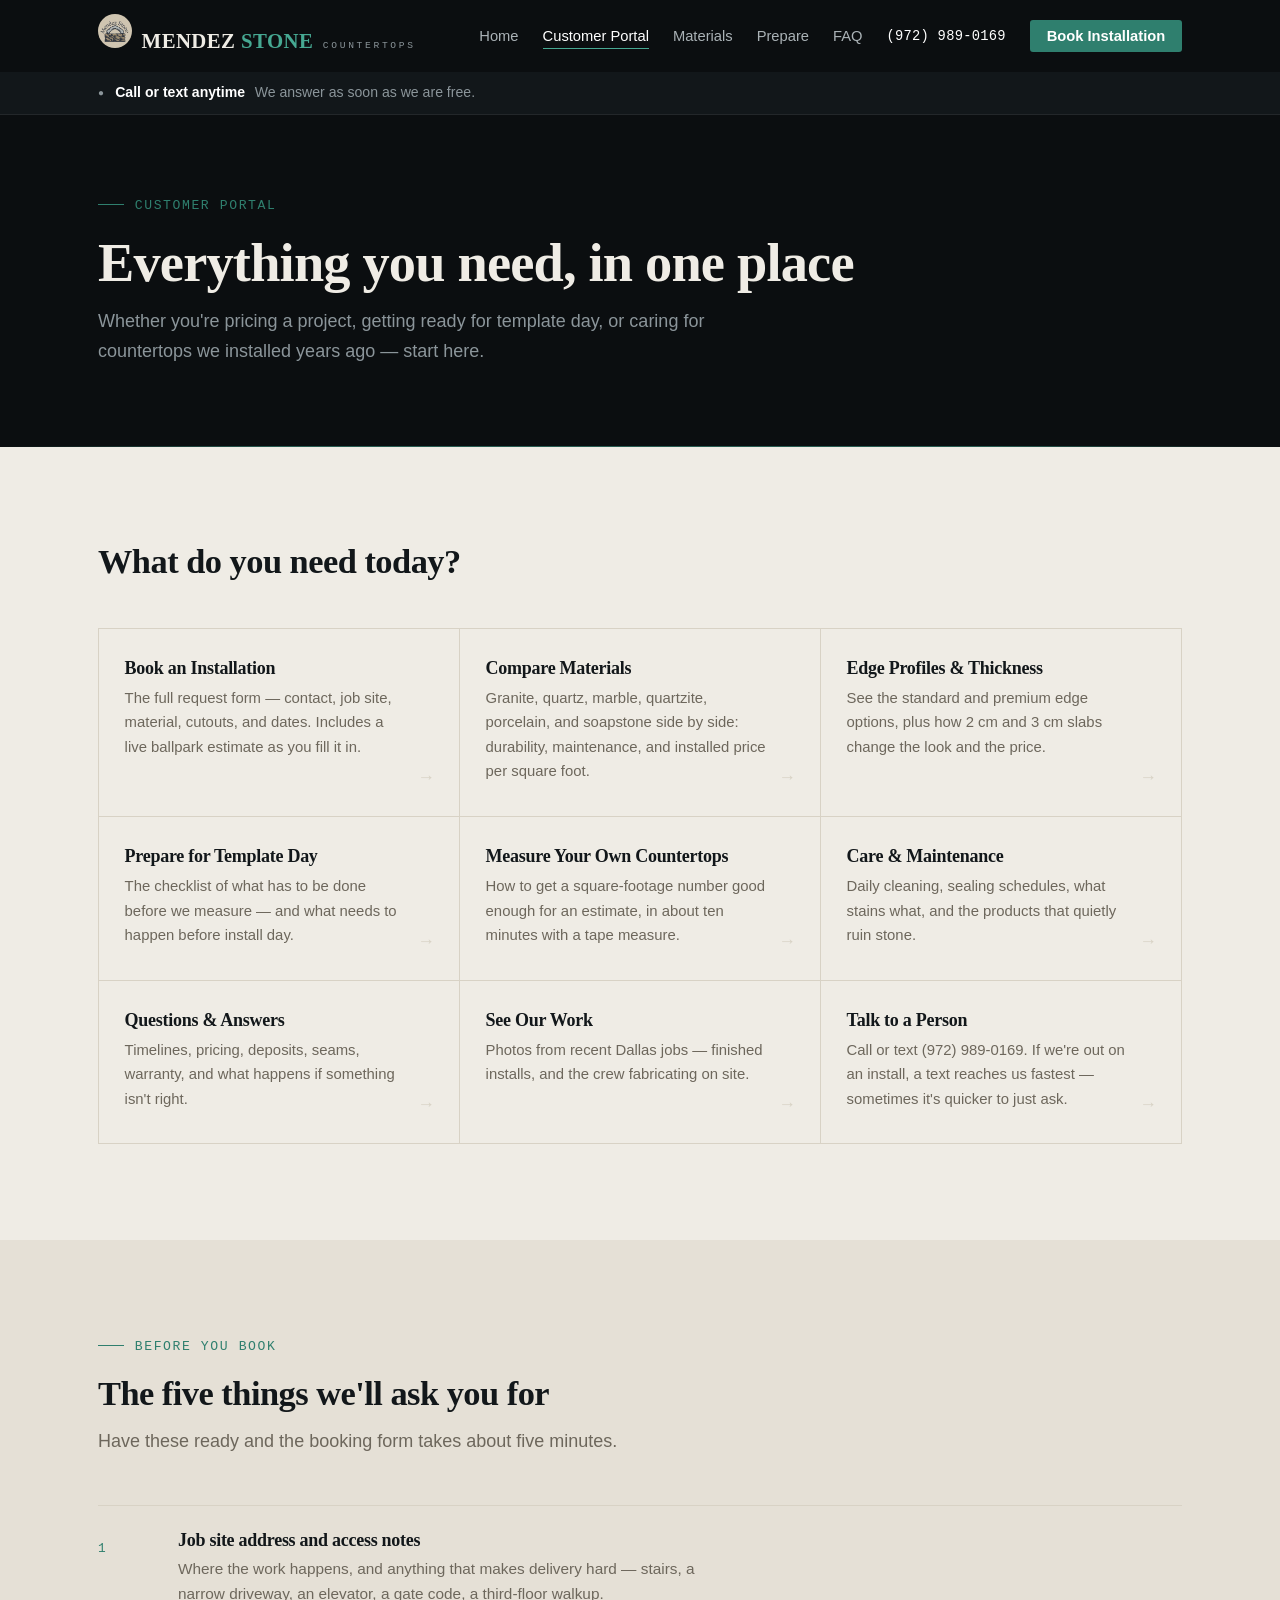
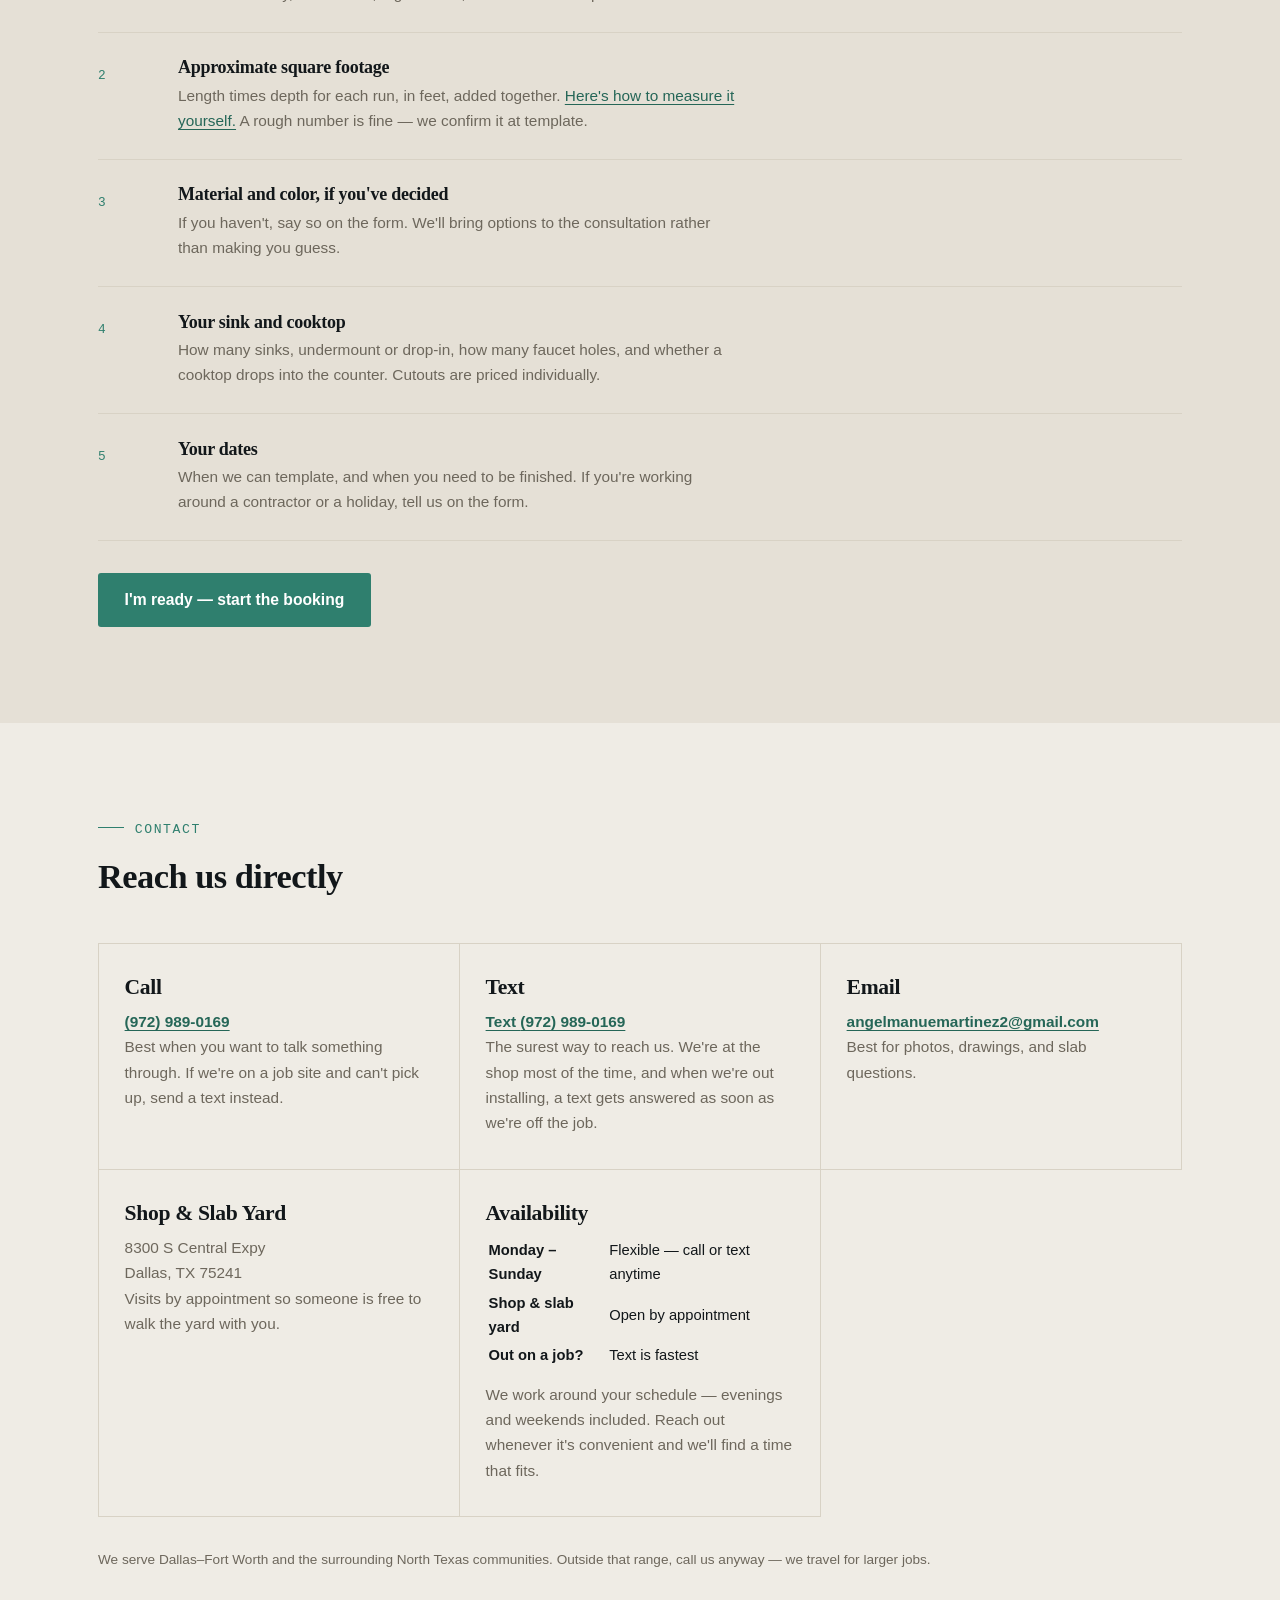
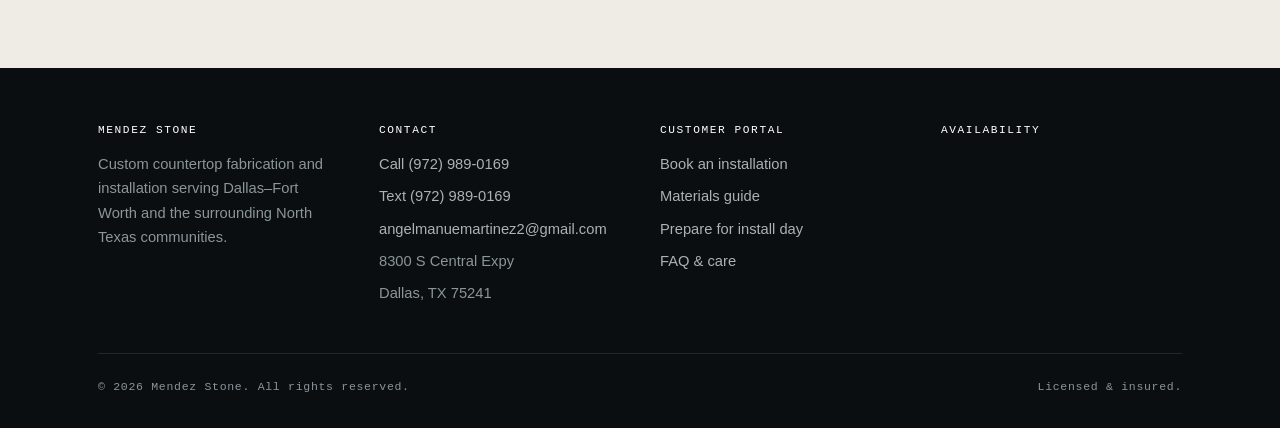
<file: docs/portal.html>
<!DOCTYPE html>
<html lang="en">
<head>
<meta charset="utf-8">
<meta name="viewport" content="width=device-width, initial-scale=1">
<title>Customer Portal — Mendez Stone | Dallas Countertops</title>
<meta name="description" content="One place for everything countertop in Dallas: book an installation, compare materials, prepare for template day, and find answers about care and pricing.">
<meta property="og:type" content="website">
<meta property="og:site_name" content="Mendez Stone">
<meta property="og:locale" content="en_US">
<meta property="og:title" content="Customer Portal — Mendez Stone">
<meta property="og:description" content="Book an installation, compare materials, prepare for template day, and find care instructions.">
<meta name="twitter:card" content="summary">
<link rel="icon" href="data:image/svg+xml,%3Csvg xmlns='http://www.w3.org/2000/svg' viewBox='0 0 32 32'%3E%3Crect width='32' height='32' fill='%230b0e10'/%3E%3Cpath d='M4 12h17a4 4 0 0 1 0 8H4z' fill='%2346a892'/%3E%3C/svg%3E">
<meta name="theme-color" content="#0b0e10">
<link rel="manifest" href="manifest.webmanifest">
<link rel="apple-touch-icon" href="img/apple-touch-icon.png">
<meta name="mobile-web-app-capable" content="yes">
<meta name="apple-mobile-web-app-capable" content="yes">
<meta name="apple-mobile-web-app-title" content="Mendez Stone">
<link rel="stylesheet" href="css/style.css">
</head>
<body>

<a class="skip-link" href="#main">Skip to content</a>

<header class="site-header">
  <div class="container nav-bar">
    <a class="brand" href="index.html">
      <img class="brand-logo" src="img/logo.jpg" alt="" width="34" height="34">
      <span class="brand-mark">MENDEZ <span>STONE</span></span>
      <span class="brand-tag">Countertops</span>
    </a>
    <nav>
      <ul class="nav-links">
        <li><a href="index.html">Home</a></li>
        <li><a href="portal.html">Customer Portal</a></li>
        <li><a href="materials.html">Materials</a></li>
        <li><a href="prepare.html">Prepare</a></li>
        <li><a href="faq.html">FAQ</a></li>
        <li><a class="nav-phone" data-ms-href="phone" href="#"><span data-ms="phone"></span></a></li>
        <li><a class="nav-cta" href="booking.html">Book Installation</a></li>
      </ul>
    </nav>
  </div>
</header>

<div id="shop-status" class="status-bar" hidden></div>

<section class="page-hero" id="main" tabindex="-1">
  <div class="container">
    <span class="eyebrow">Customer Portal</span>
    <h1>Everything you need, in one place</h1>
    <p>Whether you're pricing a project, getting ready for template day, or caring for
    countertops we installed years ago — start here.</p>
  </div>
</section>

<section class="section">
  <div class="container">
    <div class="section-head">
      <h2>What do you need today?</h2>
    </div>
    <div class="portal-tiles">
      <a class="tile" href="booking.html">
                <h3>Book an Installation</h3>
        <p>The full request form — contact, job site, material, cutouts, and dates. Includes a
        live ballpark estimate as you fill it in.</p>
      </a>
      <a class="tile" href="materials.html">
                <h3>Compare Materials</h3>
        <p>Granite, quartz, marble, quartzite, porcelain, and soapstone side by side: durability,
        maintenance, and installed price per square foot.</p>
      </a>
      <a class="tile" href="materials.html#edges">
                <h3>Edge Profiles &amp; Thickness</h3>
        <p>See the standard and premium edge options, plus how 2 cm and 3 cm slabs change the
        look and the price.</p>
      </a>
      <a class="tile" href="prepare.html">
                <h3>Prepare for Template Day</h3>
        <p>The checklist of what has to be done before we measure — and what needs to happen
        before install day.</p>
      </a>
      <a class="tile" href="prepare.html#measure">
                <h3>Measure Your Own Countertops</h3>
        <p>How to get a square-footage number good enough for an estimate, in about ten minutes
        with a tape measure.</p>
      </a>
      <a class="tile" href="faq.html#care">
                <h3>Care &amp; Maintenance</h3>
        <p>Daily cleaning, sealing schedules, what stains what, and the products that quietly
        ruin stone.</p>
      </a>
      <a class="tile" href="faq.html">
                <h3>Questions &amp; Answers</h3>
        <p>Timelines, pricing, deposits, seams, warranty, and what happens if something isn't
        right.</p>
      </a>
      <a class="tile" href="index.html#work">
        <h3>See Our Work</h3>
        <p>Photos from recent Dallas jobs — finished installs, and the crew
        fabricating on site.</p>
      </a>
      <a class="tile" href="#contact">
                <h3>Talk to a Person</h3>
        <p>Call or text <span data-ms="phone"></span>. If we're out on an install, a text
        reaches us fastest — sometimes it's quicker to just ask.</p>
      </a>
    </div>
  </div>
</section>

<section class="section alt">
  <div class="container">
    <div class="section-head">
      <span class="eyebrow">Before you book</span>
      <h2>The five things we'll ask you for</h2>
      <p>Have these ready and the booking form takes about five minutes.</p>
    </div>
    <div class="steps">
      <div class="step">
        <div class="step-num">1</div>
        <div>
          <h3>Job site address and access notes</h3>
          <p>Where the work happens, and anything that makes delivery hard — stairs, a narrow
          driveway, an elevator, a gate code, a third-floor walkup.</p>
        </div>
      </div>
      <div class="step">
        <div class="step-num">2</div>
        <div>
          <h3>Approximate square footage</h3>
          <p>Length times depth for each run, in feet, added together.
          <a href="prepare.html#measure">Here's how to measure it yourself.</a> A rough number is
          fine — we confirm it at template.</p>
        </div>
      </div>
      <div class="step">
        <div class="step-num">3</div>
        <div>
          <h3>Material and color, if you've decided</h3>
          <p>If you haven't, say so on the form. We'll bring options to the consultation rather
          than making you guess.</p>
        </div>
      </div>
      <div class="step">
        <div class="step-num">4</div>
        <div>
          <h3>Your sink and cooktop</h3>
          <p>How many sinks, undermount or drop-in, how many faucet holes, and whether a cooktop
          drops into the counter. Cutouts are priced individually.</p>
        </div>
      </div>
      <div class="step">
        <div class="step-num">5</div>
        <div>
          <h3>Your dates</h3>
          <p>When we can template, and when you need to be finished. If you're working around a
          contractor or a holiday, tell us on the form.</p>
        </div>
      </div>
    </div>
    <p class="mt-2"><a class="btn btn-primary" href="booking.html">I'm ready — start the booking</a></p>
  </div>
</section>

<section class="section" id="contact">
  <div class="container">
    <div class="section-head">
      <span class="eyebrow">Contact</span>
      <h2>Reach us directly</h2>
    </div>
    <div class="grid">
      <div class="card">
                <h3>Call</h3>
        <p><a data-ms-href="phone" href="#" class="accent-text"><span data-ms="phone"></span></a><br>
        Best when you want to talk something through. If we're on a job site and can't
        pick up, send a text instead.</p>
      </div>
      <div class="card">
                <h3>Text</h3>
        <p><a data-ms-href="sms" href="#" class="accent-text">Text <span data-ms="phone"></span></a><br>
        The surest way to reach us. We're at the shop most of the time, and when we're out
        installing, a text gets answered as soon as we're off the job.</p>
      </div>
      <div class="card">
                <h3>Email</h3>
        <p><a data-ms-href="email" href="#" class="accent-text"><span data-ms="email"></span></a><br>
        Best for photos, drawings, and slab questions.</p>
      </div>
      <div class="card">
                <h3>Shop &amp; Slab Yard</h3>
        <p><span data-ms="address1"></span><br><span data-ms="address2"></span><br>
        Visits by appointment so someone is free to walk the yard with you.</p>
      </div>
      <div class="card">
                <h3>Availability</h3>
        <table style="font-size:.92rem;"><tbody data-ms="hours"></tbody></table>
        <p style="margin-top:.7rem;">We work around your schedule — evenings and weekends
        included. Reach out whenever it's convenient and we'll find a time that fits.</p>
      </div>
      <div class="card" data-ms-optional="googleProfileUrl">
                <h3>Reviews</h3>
        <p>See what Dallas homeowners say about working with us on our
        <a href="#" class="accent-text">Google Business Profile</a> — photos of finished
        jobs included.</p>
      </div>
      <div class="card" data-ms-optional="googleReviewUrl">
                <h3>Already worked with us?</h3>
        <p><a href="#" class="accent-text">Leave a review</a>. Reviews are how neighbors find
        a countertop shop they can trust, and they take about a minute.</p>
      </div>
    </div>
    <p class="mt-2 form-note">We serve <span data-ms="serviceArea"></span>. Outside that range,
    call us anyway — we travel for larger jobs.</p>
  </div>
</section>

<footer class="site-footer">
  <div class="container">
    <div class="footer-grid">
      <div>
        <h4>Mendez Stone</h4>
        <p style="font-size:.92rem;">Custom countertop fabrication and installation serving
        <span data-ms="serviceArea">your local area</span>.</p>
      </div>
      <div>
        <h4>Contact</h4>
        <ul>
          <li><a data-ms-href="phone" href="#">Call <span data-ms="phone"></span></a></li>
          <li><a data-ms-href="sms" href="#">Text <span data-ms="phone"></span></a></li>
          <li><a data-ms-href="email" href="#"><span data-ms="email">Email us</span></a></li>
          <li><span data-ms="address1"></span></li>
          <li><span data-ms="address2"></span></li>
        </ul>
      </div>
      <div>
        <h4>Customer Portal</h4>
        <ul>
          <li><a href="booking.html">Book an installation</a></li>
          <li><a href="materials.html">Materials guide</a></li>
          <li><a href="prepare.html">Prepare for install day</a></li>
          <li><a href="faq.html">FAQ &amp; care</a></li>
          <li data-ms-optional="googleProfileUrl"><a href="#">Read our Google reviews</a></li>
        </ul>
      </div>
      <div>
        <h4>Availability</h4>
        <table style="font-size:.9rem;"><tbody data-ms="hours"></tbody></table>
      </div>
    </div>
    <div class="footer-bottom">
      <span>&copy; <span data-ms="year"></span> Mendez Stone. All rights reserved.</span>
      <span>Licensed &amp; insured.</span>
    </div>
  </div>
</footer>

<script src="js/site-config.js"></script>
<script src="js/site.js"></script>
<script src="js/textures.js"></script>
<script src="js/status.js"></script>
</body>
</html>
</file>
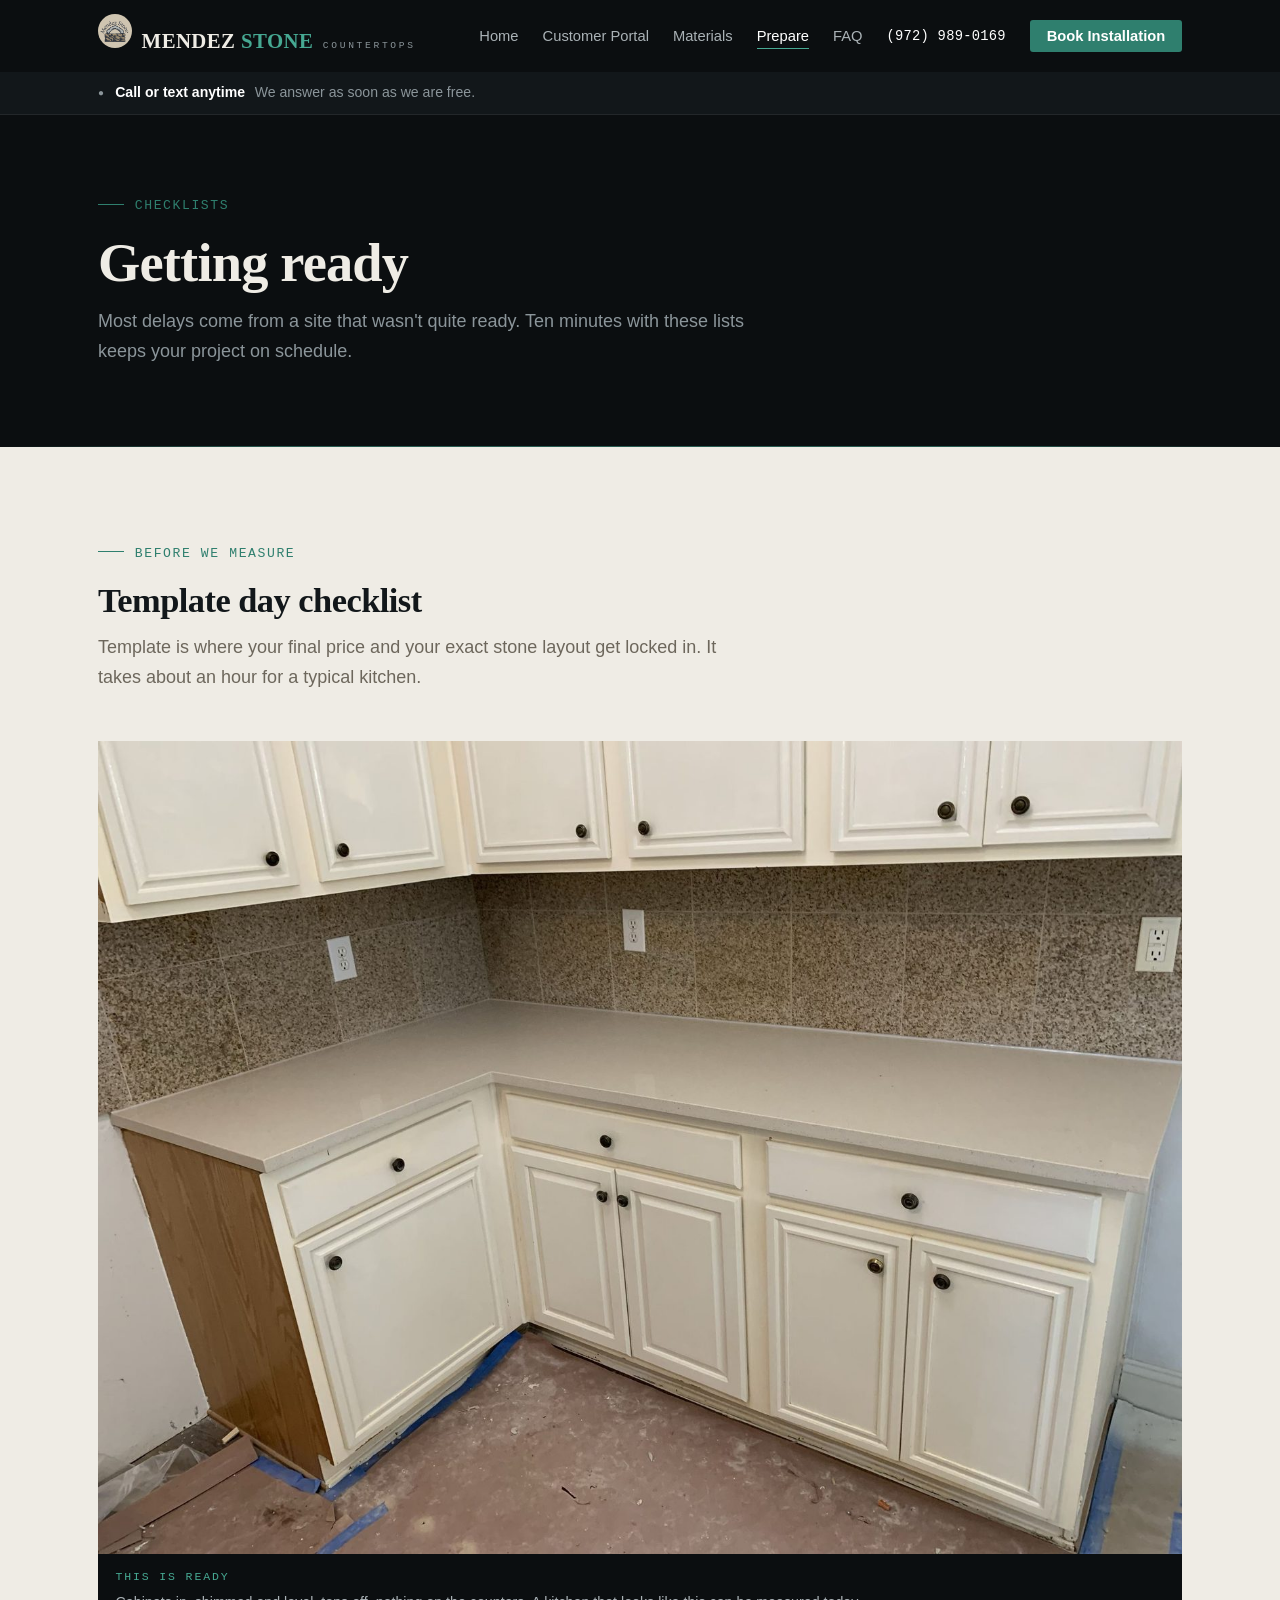
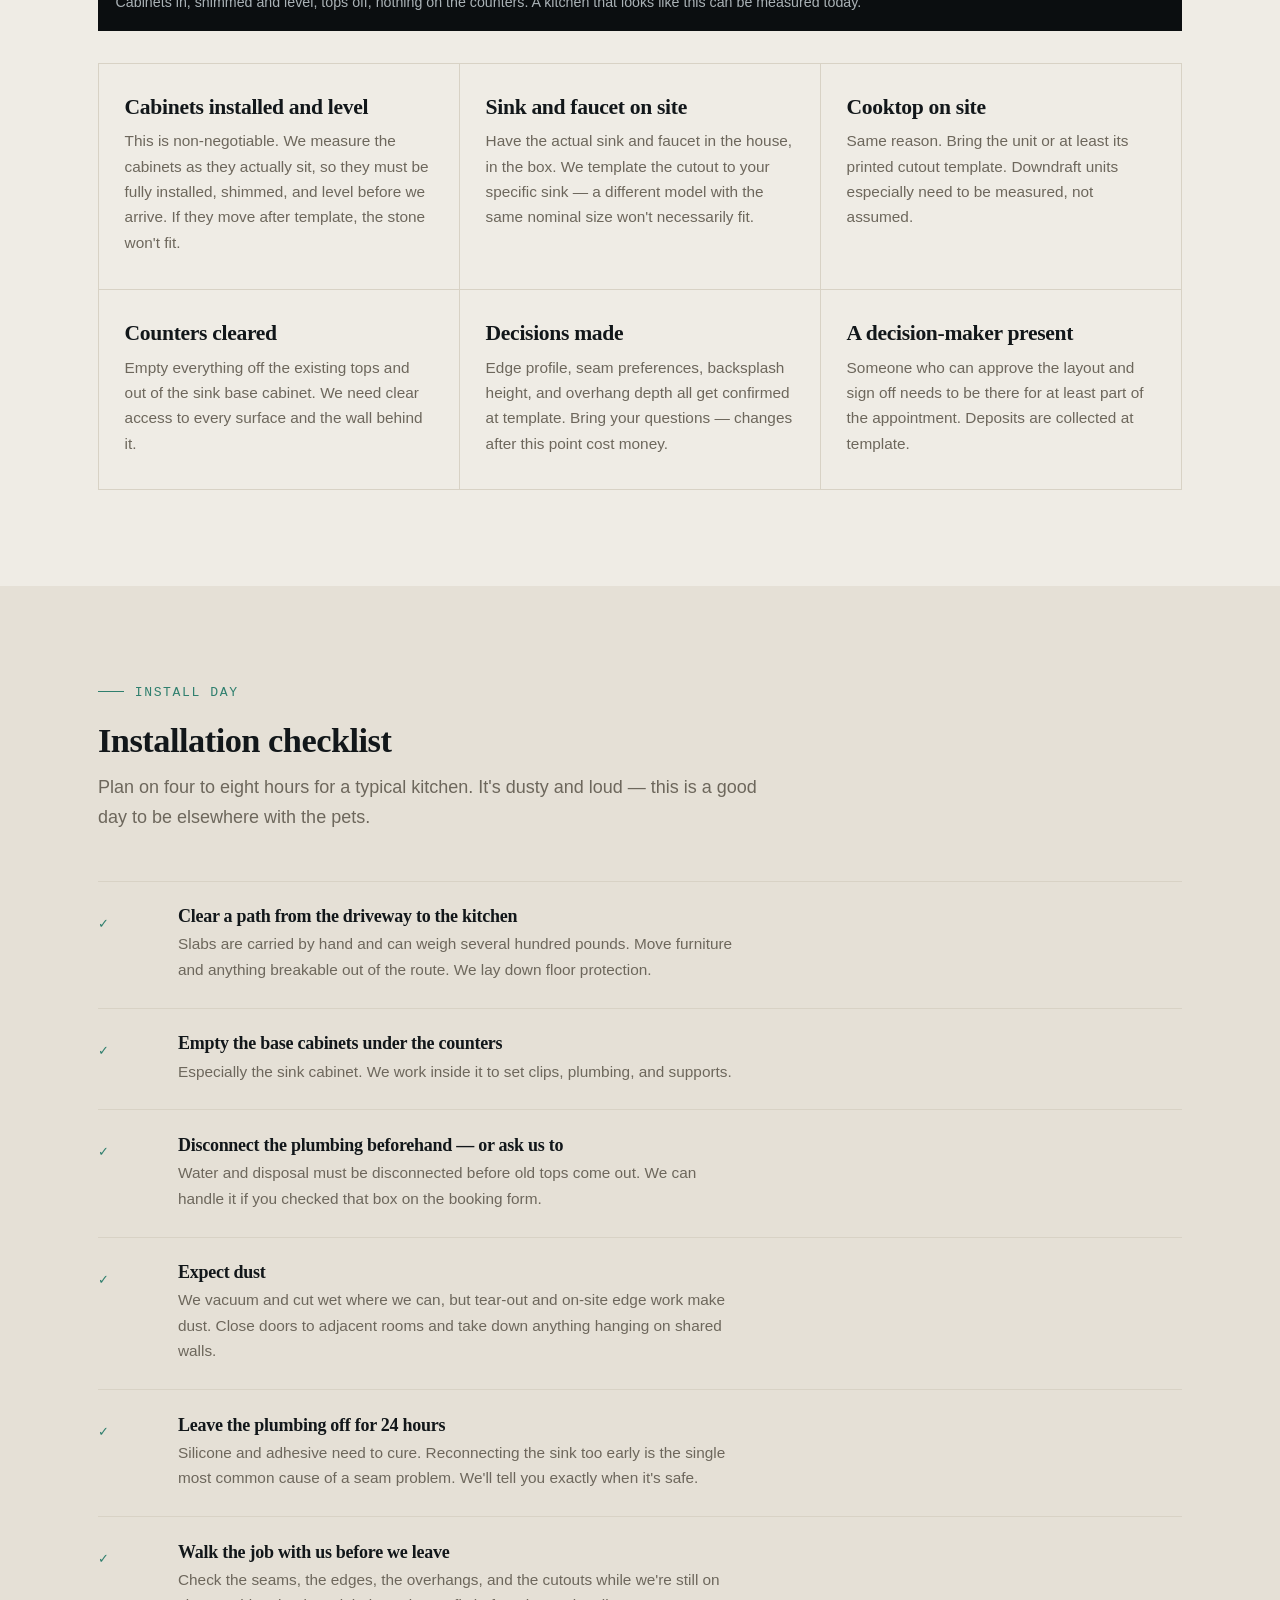
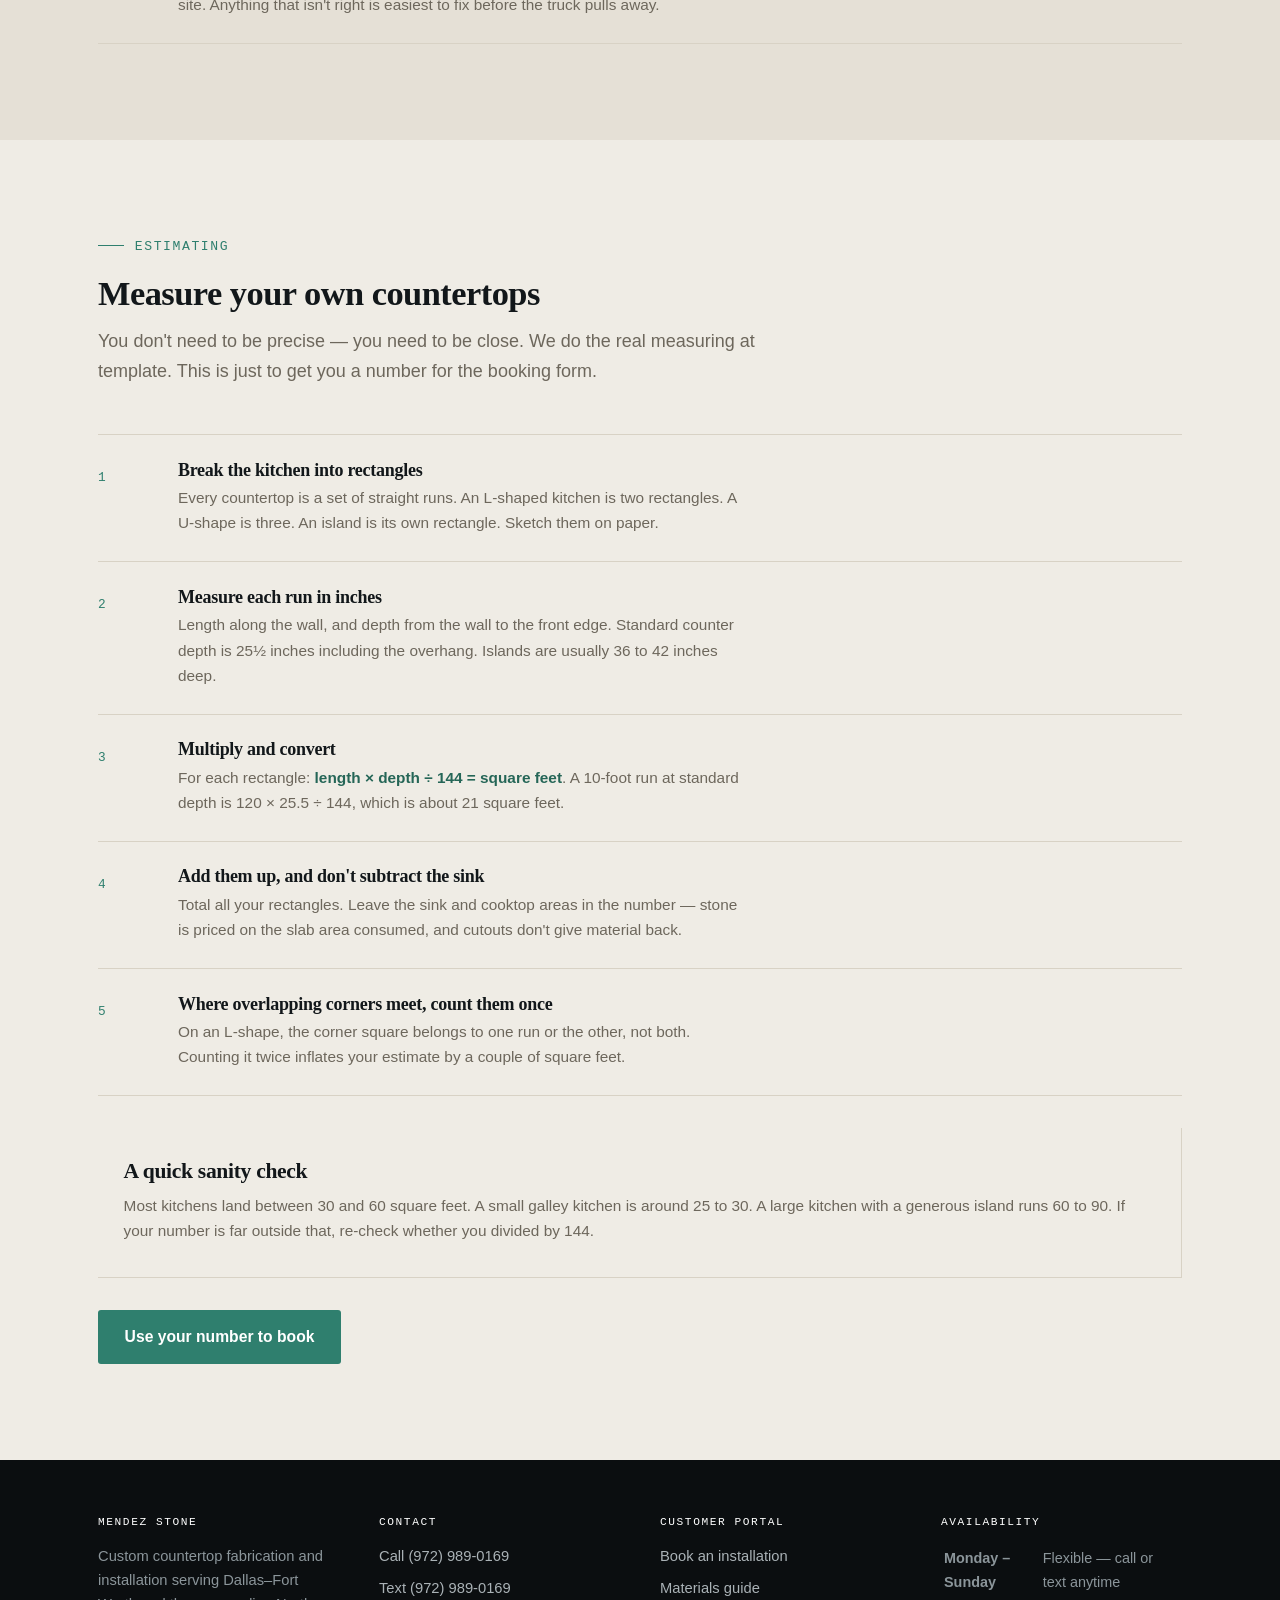
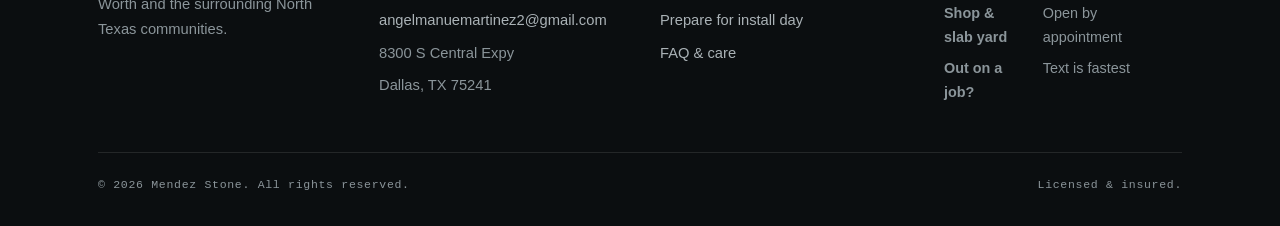
<file: docs/prepare.html>
<!DOCTYPE html>
<html lang="en">
<head>
<meta charset="utf-8">
<meta name="viewport" content="width=device-width, initial-scale=1">
<title>Prepare for Template &amp; Installation — Mendez Stone, Dallas</title>
<meta name="description" content="Checklists for countertop template day and installation day in Dallas, plus how to measure your own countertops for an estimate.">
<meta property="og:type" content="website">
<meta property="og:site_name" content="Mendez Stone">
<meta property="og:locale" content="en_US">
<meta property="og:title" content="Prepare for Template & Installation — Mendez Stone">
<meta property="og:description" content="What has to be ready before we measure, and how to size up your own countertops.">
<meta name="twitter:card" content="summary">
<link rel="icon" href="data:image/svg+xml,%3Csvg xmlns='http://www.w3.org/2000/svg' viewBox='0 0 32 32'%3E%3Crect width='32' height='32' fill='%230b0e10'/%3E%3Cpath d='M4 12h17a4 4 0 0 1 0 8H4z' fill='%2346a892'/%3E%3C/svg%3E">
<meta name="theme-color" content="#0b0e10">
<link rel="manifest" href="manifest.webmanifest">
<link rel="apple-touch-icon" href="img/apple-touch-icon.png">
<meta name="mobile-web-app-capable" content="yes">
<meta name="apple-mobile-web-app-capable" content="yes">
<meta name="apple-mobile-web-app-title" content="Mendez Stone">
<link rel="stylesheet" href="css/style.css">
</head>
<body>

<a class="skip-link" href="#main">Skip to content</a>

<header class="site-header">
  <div class="container nav-bar">
    <a class="brand" href="index.html">
      <img class="brand-logo" src="img/logo.jpg" alt="" width="34" height="34">
      <span class="brand-mark">MENDEZ <span>STONE</span></span>
      <span class="brand-tag">Countertops</span>
    </a>
    <nav>
      <ul class="nav-links">
        <li><a href="index.html">Home</a></li>
        <li><a href="portal.html">Customer Portal</a></li>
        <li><a href="materials.html">Materials</a></li>
        <li><a href="prepare.html">Prepare</a></li>
        <li><a href="faq.html">FAQ</a></li>
        <li><a class="nav-phone" data-ms-href="phone" href="#"><span data-ms="phone"></span></a></li>
        <li><a class="nav-cta" href="booking.html">Book Installation</a></li>
      </ul>
    </nav>
  </div>
</header>

<div id="shop-status" class="status-bar" hidden></div>

<section class="page-hero" id="main" tabindex="-1">
  <div class="container">
    <span class="eyebrow">Checklists</span>
    <h1>Getting ready</h1>
    <p>Most delays come from a site that wasn't quite ready. Ten minutes with these lists keeps
    your project on schedule.</p>
  </div>
</section>

<section class="section">
  <div class="container">
    <div class="section-head">
      <span class="eyebrow">Before we measure</span>
      <h2>Template day checklist</h2>
      <p>Template is where your final price and your exact stone layout get locked in. It takes
      about an hour for a typical kitchen.</p>
    </div>
    <figure class="work-item" style="margin:0 0 2rem;">
      <img src="img/cabinets-ready-800.jpg"
           srcset="img/cabinets-ready-800.jpg 800w, img/cabinets-ready-1600.jpg 1600w"
           sizes="(min-width: 62rem) 1116px, 100vw"
           width="1600" height="1200" loading="lazy" decoding="async"
           alt="A kitchen with cabinets installed and levelled, tile backsplash up, and no countertops yet — ready for the measure.">
      <figcaption>
        <span class="kicker">This is ready</span>
        Cabinets in, shimmed and level, tops off, nothing on the counters. A
        kitchen that looks like this can be measured today.
      </figcaption>
    </figure>
    <div class="grid">
      <div class="card">
                <h3>Cabinets installed and level</h3>
        <p>This is non-negotiable. We measure the cabinets as they actually sit, so they must be
        fully installed, shimmed, and level before we arrive. If they move after template, the
        stone won't fit.</p>
      </div>
      <div class="card">
                <h3>Sink and faucet on site</h3>
        <p>Have the actual sink and faucet in the house, in the box. We template the cutout to your
        specific sink — a different model with the same nominal size won't necessarily fit.</p>
      </div>
      <div class="card">
                <h3>Cooktop on site</h3>
        <p>Same reason. Bring the unit or at least its printed cutout template. Downdraft units
        especially need to be measured, not assumed.</p>
      </div>
      <div class="card">
                <h3>Counters cleared</h3>
        <p>Empty everything off the existing tops and out of the sink base cabinet. We need clear
        access to every surface and the wall behind it.</p>
      </div>
      <div class="card">
                <h3>Decisions made</h3>
        <p>Edge profile, seam preferences, backsplash height, and overhang depth all get confirmed
        at template. Bring your questions — changes after this point cost money.</p>
      </div>
      <div class="card">
                <h3>A decision-maker present</h3>
        <p>Someone who can approve the layout and sign off needs to be there for at least part of
        the appointment. Deposits are collected at template.</p>
      </div>
    </div>
  </div>
</section>

<section class="section alt">
  <div class="container">
    <div class="section-head">
      <span class="eyebrow">Install day</span>
      <h2>Installation checklist</h2>
      <p>Plan on four to eight hours for a typical kitchen. It's dusty and loud — this is a good
      day to be elsewhere with the pets.</p>
    </div>
    <div class="steps">
      <div class="step">
        <div class="step-num">✓</div>
        <div>
          <h3>Clear a path from the driveway to the kitchen</h3>
          <p>Slabs are carried by hand and can weigh several hundred pounds. Move furniture and
          anything breakable out of the route. We lay down floor protection.</p>
        </div>
      </div>
      <div class="step">
        <div class="step-num">✓</div>
        <div>
          <h3>Empty the base cabinets under the counters</h3>
          <p>Especially the sink cabinet. We work inside it to set clips, plumbing, and supports.</p>
        </div>
      </div>
      <div class="step">
        <div class="step-num">✓</div>
        <div>
          <h3>Disconnect the plumbing beforehand — or ask us to</h3>
          <p>Water and disposal must be disconnected before old tops come out. We can handle it if
          you checked that box on the booking form.</p>
        </div>
      </div>
      <div class="step">
        <div class="step-num">✓</div>
        <div>
          <h3>Expect dust</h3>
          <p>We vacuum and cut wet where we can, but tear-out and on-site edge work make dust. Close
          doors to adjacent rooms and take down anything hanging on shared walls.</p>
        </div>
      </div>
      <div class="step">
        <div class="step-num">✓</div>
        <div>
          <h3>Leave the plumbing off for 24 hours</h3>
          <p>Silicone and adhesive need to cure. Reconnecting the sink too early is the single most
          common cause of a seam problem. We'll tell you exactly when it's safe.</p>
        </div>
      </div>
      <div class="step">
        <div class="step-num">✓</div>
        <div>
          <h3>Walk the job with us before we leave</h3>
          <p>Check the seams, the edges, the overhangs, and the cutouts while we're still on site.
          Anything that isn't right is easiest to fix before the truck pulls away.</p>
        </div>
      </div>
    </div>
  </div>
</section>

<section class="section" id="measure">
  <div class="container">
    <div class="section-head">
      <span class="eyebrow">Estimating</span>
      <h2>Measure your own countertops</h2>
      <p>You don't need to be precise — you need to be close. We do the real measuring at template.
      This is just to get you a number for the booking form.</p>
    </div>

    <div class="steps">
      <div class="step">
        <div class="step-num">1</div>
        <div>
          <h3>Break the kitchen into rectangles</h3>
          <p>Every countertop is a set of straight runs. An L-shaped kitchen is two rectangles. A
          U-shape is three. An island is its own rectangle. Sketch them on paper.</p>
        </div>
      </div>
      <div class="step">
        <div class="step-num">2</div>
        <div>
          <h3>Measure each run in inches</h3>
          <p>Length along the wall, and depth from the wall to the front edge. Standard counter
          depth is 25½ inches including the overhang. Islands are usually 36 to 42 inches deep.</p>
        </div>
      </div>
      <div class="step">
        <div class="step-num">3</div>
        <div>
          <h3>Multiply and convert</h3>
          <p>For each rectangle: <span class="accent-text">length × depth ÷ 144 = square feet</span>.
          A 10-foot run at standard depth is 120 × 25.5 ÷ 144, which is about 21 square feet.</p>
        </div>
      </div>
      <div class="step">
        <div class="step-num">4</div>
        <div>
          <h3>Add them up, and don't subtract the sink</h3>
          <p>Total all your rectangles. Leave the sink and cooktop areas in the number — stone is
          priced on the slab area consumed, and cutouts don't give material back.</p>
        </div>
      </div>
      <div class="step">
        <div class="step-num">5</div>
        <div>
          <h3>Where overlapping corners meet, count them once</h3>
          <p>On an L-shape, the corner square belongs to one run or the other, not both. Counting it
          twice inflates your estimate by a couple of square feet.</p>
        </div>
      </div>
    </div>

    <div class="card mt-2">
      <h3>A quick sanity check</h3>
      <p>Most kitchens land between 30 and 60 square feet. A small galley kitchen is around 25 to 30.
      A large kitchen with a generous island runs 60 to 90. If your number is far outside that,
      re-check whether you divided by 144.</p>
    </div>

    <p class="mt-2"><a class="btn btn-primary" href="booking.html">Use your number to book</a></p>
  </div>
</section>

<footer class="site-footer">
  <div class="container">
    <div class="footer-grid">
      <div>
        <h4>Mendez Stone</h4>
        <p style="font-size:.92rem;">Custom countertop fabrication and installation serving
        <span data-ms="serviceArea">your local area</span>.</p>
      </div>
      <div>
        <h4>Contact</h4>
        <ul>
          <li><a data-ms-href="phone" href="#">Call <span data-ms="phone"></span></a></li>
          <li><a data-ms-href="sms" href="#">Text <span data-ms="phone"></span></a></li>
          <li><a data-ms-href="email" href="#"><span data-ms="email">Email us</span></a></li>
          <li><span data-ms="address1"></span></li>
          <li><span data-ms="address2"></span></li>
        </ul>
      </div>
      <div>
        <h4>Customer Portal</h4>
        <ul>
          <li><a href="booking.html">Book an installation</a></li>
          <li><a href="materials.html">Materials guide</a></li>
          <li><a href="prepare.html">Prepare for install day</a></li>
          <li><a href="faq.html">FAQ &amp; care</a></li>
          <li data-ms-optional="googleProfileUrl"><a href="#">Read our Google reviews</a></li>
        </ul>
      </div>
      <div>
        <h4>Availability</h4>
        <table style="font-size:.9rem;"><tbody data-ms="hours"></tbody></table>
      </div>
    </div>
    <div class="footer-bottom">
      <span>&copy; <span data-ms="year"></span> Mendez Stone. All rights reserved.</span>
      <span>Licensed &amp; insured.</span>
    </div>
  </div>
</footer>

<script src="js/site-config.js"></script>
<script src="js/site.js"></script>
<script src="js/textures.js"></script>
<script src="js/status.js"></script>
</body>
</html>
</file>
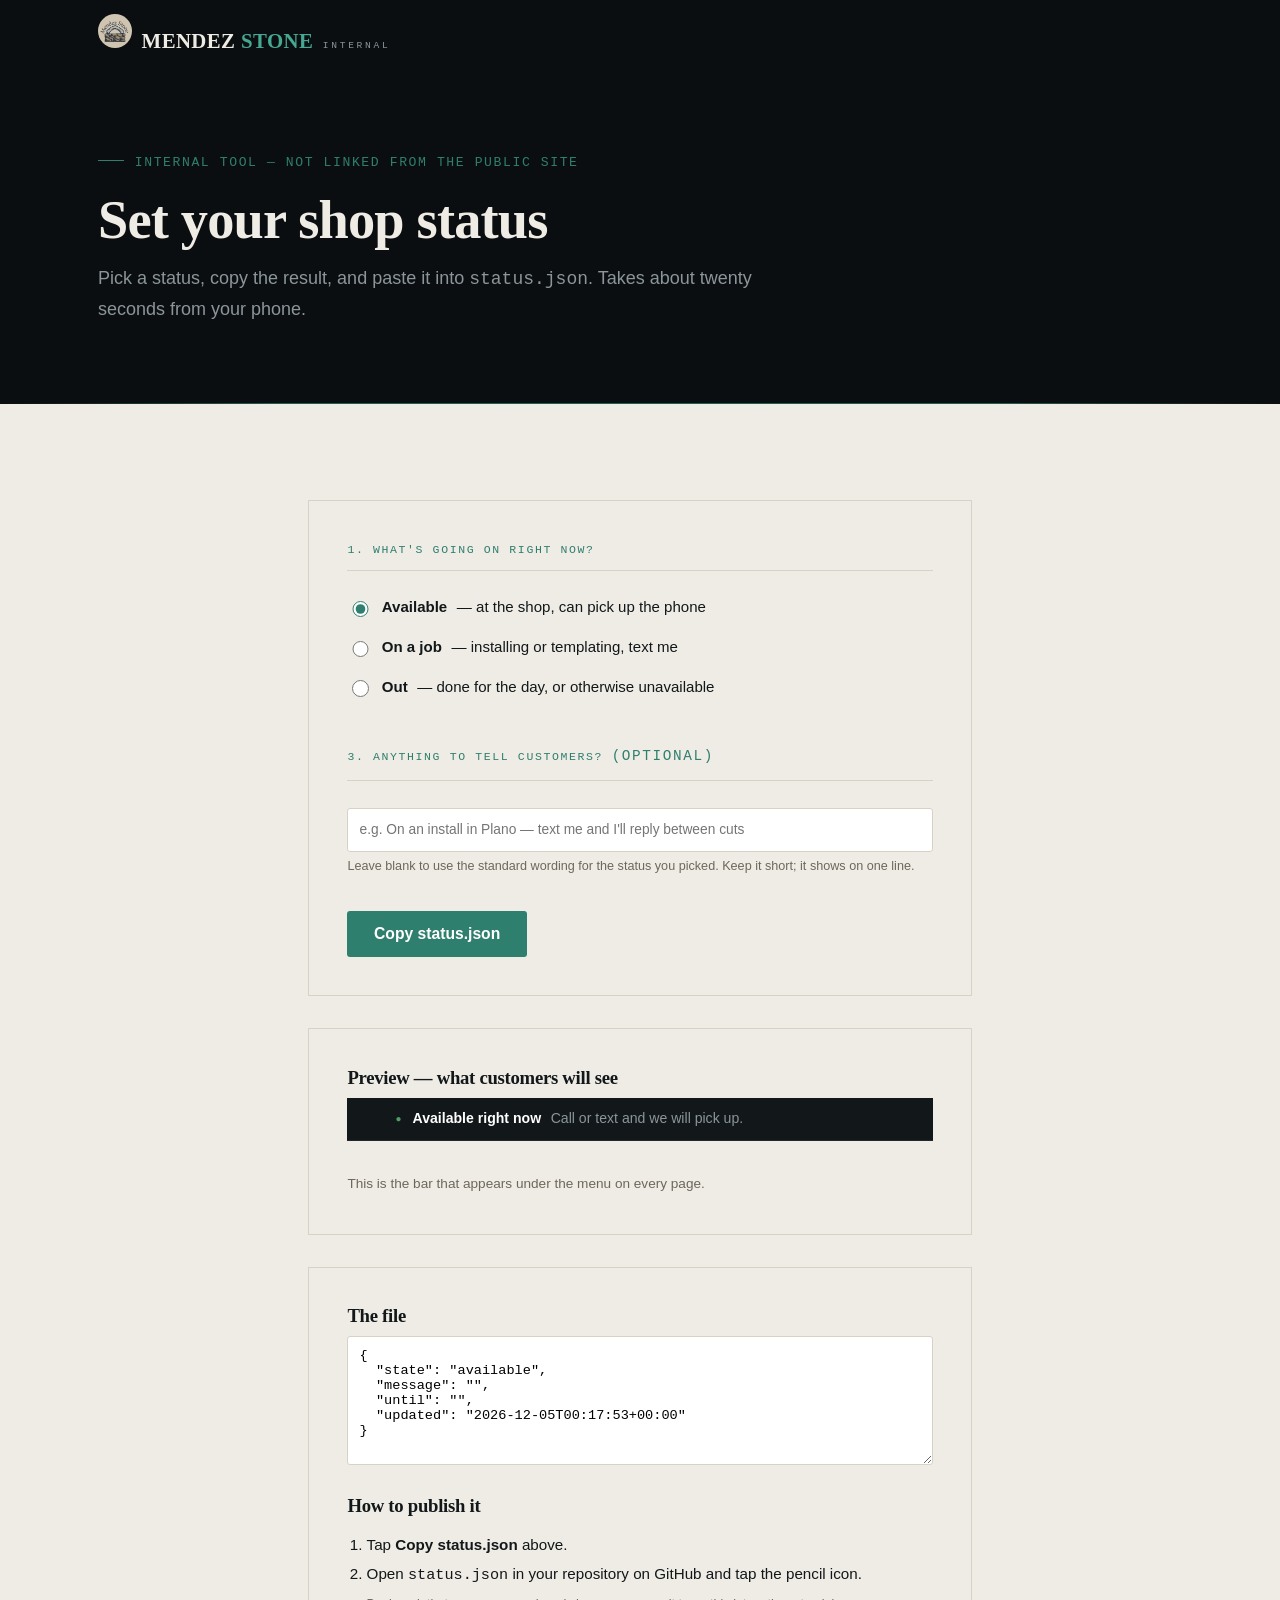
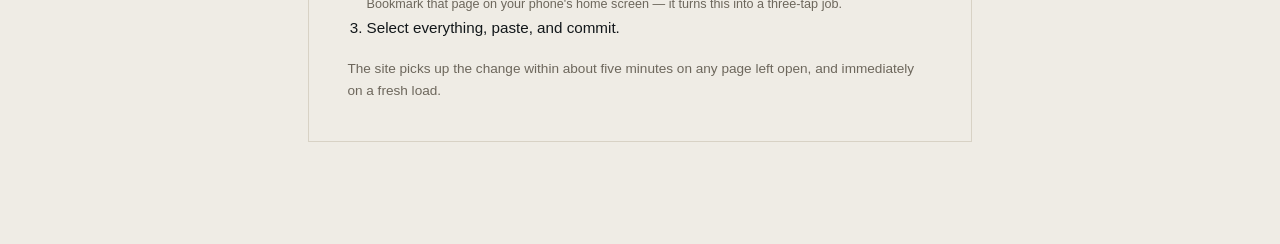
<file: docs/status-editor.html>
<!DOCTYPE html>
<html lang="en">
<head>
<meta charset="utf-8">
<meta name="viewport" content="width=device-width, initial-scale=1">
<meta name="robots" content="noindex, nofollow">
<title>Set Shop Status — Mendez Stone (internal)</title>
<link rel="icon" href="data:image/svg+xml,%3Csvg xmlns='http://www.w3.org/2000/svg' viewBox='0 0 32 32'%3E%3Crect width='32' height='32' fill='%230b0e10'/%3E%3Cpath d='M4 12h17a4 4 0 0 1 0 8H4z' fill='%2346a892'/%3E%3C/svg%3E">
<meta name="theme-color" content="#0b0e10">
<link rel="manifest" href="manifest.webmanifest">
<link rel="apple-touch-icon" href="img/apple-touch-icon.png">
<meta name="mobile-web-app-capable" content="yes">
<meta name="apple-mobile-web-app-capable" content="yes">
<meta name="apple-mobile-web-app-title" content="Mendez Stone">
<link rel="stylesheet" href="css/style.css">
</head>
<body>

<a class="skip-link" href="#main">Skip to content</a>

<header class="site-header">
  <div class="container nav-bar">
    <a class="brand" href="index.html">
      <img class="brand-logo" src="img/logo.jpg" alt="" width="34" height="34">
      <span class="brand-mark">MENDEZ <span>STONE</span></span>
      <span class="brand-tag">Internal</span>
    </a>
  </div>
</header>

<section class="page-hero" id="main" tabindex="-1">
  <div class="container">
    <span class="eyebrow">Internal tool — not linked from the public site</span>
    <h1>Set your shop status</h1>
    <p>Pick a status, copy the result, and paste it into <code>status.json</code>. Takes about
    twenty seconds from your phone.</p>
  </div>
</section>

<section class="section">
  <div class="container" style="max-width:760px;">

    <div class="form-card">
      <fieldset>
        <legend>1. What's going on right now?</legend>
        <div style="display:grid;gap:.5rem;">
          <label class="check-row"><input type="radio" name="state" value="available" checked>
            <strong>Available</strong> — at the shop, can pick up the phone</label>
          <label class="check-row"><input type="radio" name="state" value="busy">
            <strong>On a job</strong> — installing or templating, text me</label>
          <label class="check-row"><input type="radio" name="state" value="away">
            <strong>Out</strong> — done for the day, or otherwise unavailable</label>
        </div>
      </fieldset>

      <fieldset id="until-block">
        <legend>2. Back around when?</legend>
        <p class="hint" style="margin-bottom:.9rem;">The status flips itself back to
        <strong>Available</strong> once this time passes, so forgetting to clear it costs you
        nothing. If you genuinely don't know, pick "Rest of the day".</p>
        <div class="form-grid">
          <label class="check-row"><input type="radio" name="until" value="60"> In about 1 hour</label>
          <label class="check-row"><input type="radio" name="until" value="120" checked> In about 2 hours</label>
          <label class="check-row"><input type="radio" name="until" value="240"> In about 4 hours</label>
          <label class="check-row"><input type="radio" name="until" value="eod"> Rest of the day</label>
          <label class="check-row"><input type="radio" name="until" value=""> No end time</label>
        </div>
      </fieldset>

      <fieldset>
        <legend>3. Anything to tell customers? <span style="font-weight:400;font-size:.9rem;">(optional)</span></legend>
        <label class="field">
          <input type="text" id="message" maxlength="120"
                 placeholder="e.g. On an install in Plano — text me and I'll reply between cuts">
          <span class="hint">Leave blank to use the standard wording for the status you picked.
          Keep it short; it shows on one line.</span>
        </label>
      </fieldset>

      <div class="form-actions">
        <button type="button" class="btn btn-primary" id="copy-btn">Copy status.json</button>
        <span class="form-note" id="copy-note"></span>
      </div>
    </div>

    <div class="form-card mt-2">
      <h3 style="font-family:var(--font-display);margin-bottom:.6rem;">Preview — what customers will see</h3>
      <div id="preview-holder">
        <div id="shop-status-preview" class="status-bar"></div>
      </div>
      <p class="form-note mt-2">This is the bar that appears under the menu on every page.</p>
    </div>

    <div class="form-card mt-2">
      <h3 style="font-family:var(--font-display);margin-bottom:.6rem;">The file</h3>
      <textarea id="json-out" readonly rows="7"
        style="width:100%;font-family:monospace;font-size:.85rem;padding:.7rem;border:1px solid var(--rule);border-radius:var(--radius);background:var(--white);"></textarea>
      <h3 style="font-family:var(--font-display);margin:1.4rem 0 .6rem;">How to publish it</h3>
      <ol style="padding-left:1.2rem;line-height:1.9;font-size:.95rem;">
        <li>Tap <strong>Copy status.json</strong> above.</li>
        <li>Open <code>status.json</code> in your repository on GitHub and tap the pencil icon.
          <span class="hint">Bookmark that page on your phone's home screen — it turns this into
          a three-tap job.</span></li>
        <li>Select everything, paste, and commit.</li>
      </ol>
      <p class="form-note">The site picks up the change within about five minutes on any page
      left open, and immediately on a fresh load.</p>
    </div>

  </div>
</section>

<script src="js/site-config.js"></script>
<script src="js/status.js"></script>
<script>
(function () {
  function $(id) { return document.getElementById(id); }
  function radio(name) {
    var el = document.querySelector('input[name="' + name + '"]:checked');
    return el ? el.value : '';
  }

  function localIso(date) {
    // RFC3339 with the local UTC offset, so times mean what they say in Dallas.
    var pad = function (n) { return String(n).padStart(2, '0'); };
    var off = -date.getTimezoneOffset();
    var sign = off >= 0 ? '+' : '-';
    off = Math.abs(off);
    return date.getFullYear() + '-' + pad(date.getMonth() + 1) + '-' + pad(date.getDate()) +
      'T' + pad(date.getHours()) + ':' + pad(date.getMinutes()) + ':' + pad(date.getSeconds()) +
      sign + pad(Math.floor(off / 60)) + ':' + pad(off % 60);
  }

  function build() {
    var state = radio('state');
    var now = new Date();
    var until = '';

    if (state !== 'available') {
      var choice = radio('until');
      if (choice === 'eod') {
        var eod = new Date(now);
        eod.setHours(18, 0, 0, 0);
        if (eod <= now) { eod.setDate(eod.getDate() + 1); }
        until = localIso(eod);
      } else if (choice) {
        until = localIso(new Date(now.getTime() + parseInt(choice, 10) * 60000));
      }
    }

    return {
      state: state,
      message: $('message').value.trim(),
      until: until,
      updated: localIso(now)
    };
  }

  function refresh() {
    var data = build();
    $('json-out').value = JSON.stringify(data, null, 2);

    $('until-block').style.display = data.state === 'available' ? 'none' : '';

    // Render the real status bar using the real resolver, so the preview
    // cannot drift from what customers actually see.
    var holder = $('preview-holder');
    holder.innerHTML = '<div id="shop-status-preview" class="status-bar"></div>';
    var el = $('shop-status-preview');
    var resolved = window.MS_STATUS.resolve(data, new Date());
    var spec = window.MS_STATUS.STATES[resolved.key];
    var headline = spec.title;
    if (resolved.until) {
      headline += ' — back around ' +
        resolved.until.toLocaleTimeString('en-US', { hour: 'numeric', minute: '2-digit' });
    }
    var detail = (resolved.message || spec.body);
    el.className = 'status-bar ' + spec.cls;
    el.innerHTML = '<div class="container status-inner">' +
      '<span class="status-dot">●</span><span class="status-text"><strong>' +
      headline + '</strong><span class="status-detail"></span></span></div>';
    el.querySelector('.status-detail').textContent = detail;
  }

  document.addEventListener('DOMContentLoaded', function () {
    document.addEventListener('input', refresh);
    document.addEventListener('change', refresh);

    $('copy-btn').addEventListener('click', function () {
      var text = $('json-out').value;
      var done = function () {
        $('copy-note').textContent = 'Copied. Now paste it into status.json on GitHub.';
      };
      if (navigator.clipboard) {
        navigator.clipboard.writeText(text).then(done, function () {
          $('json-out').select(); document.execCommand('copy'); done();
        });
      } else {
        $('json-out').select(); document.execCommand('copy'); done();
      }
    });

    refresh();
  });
})();
</script>
</body>
</html>
</file>
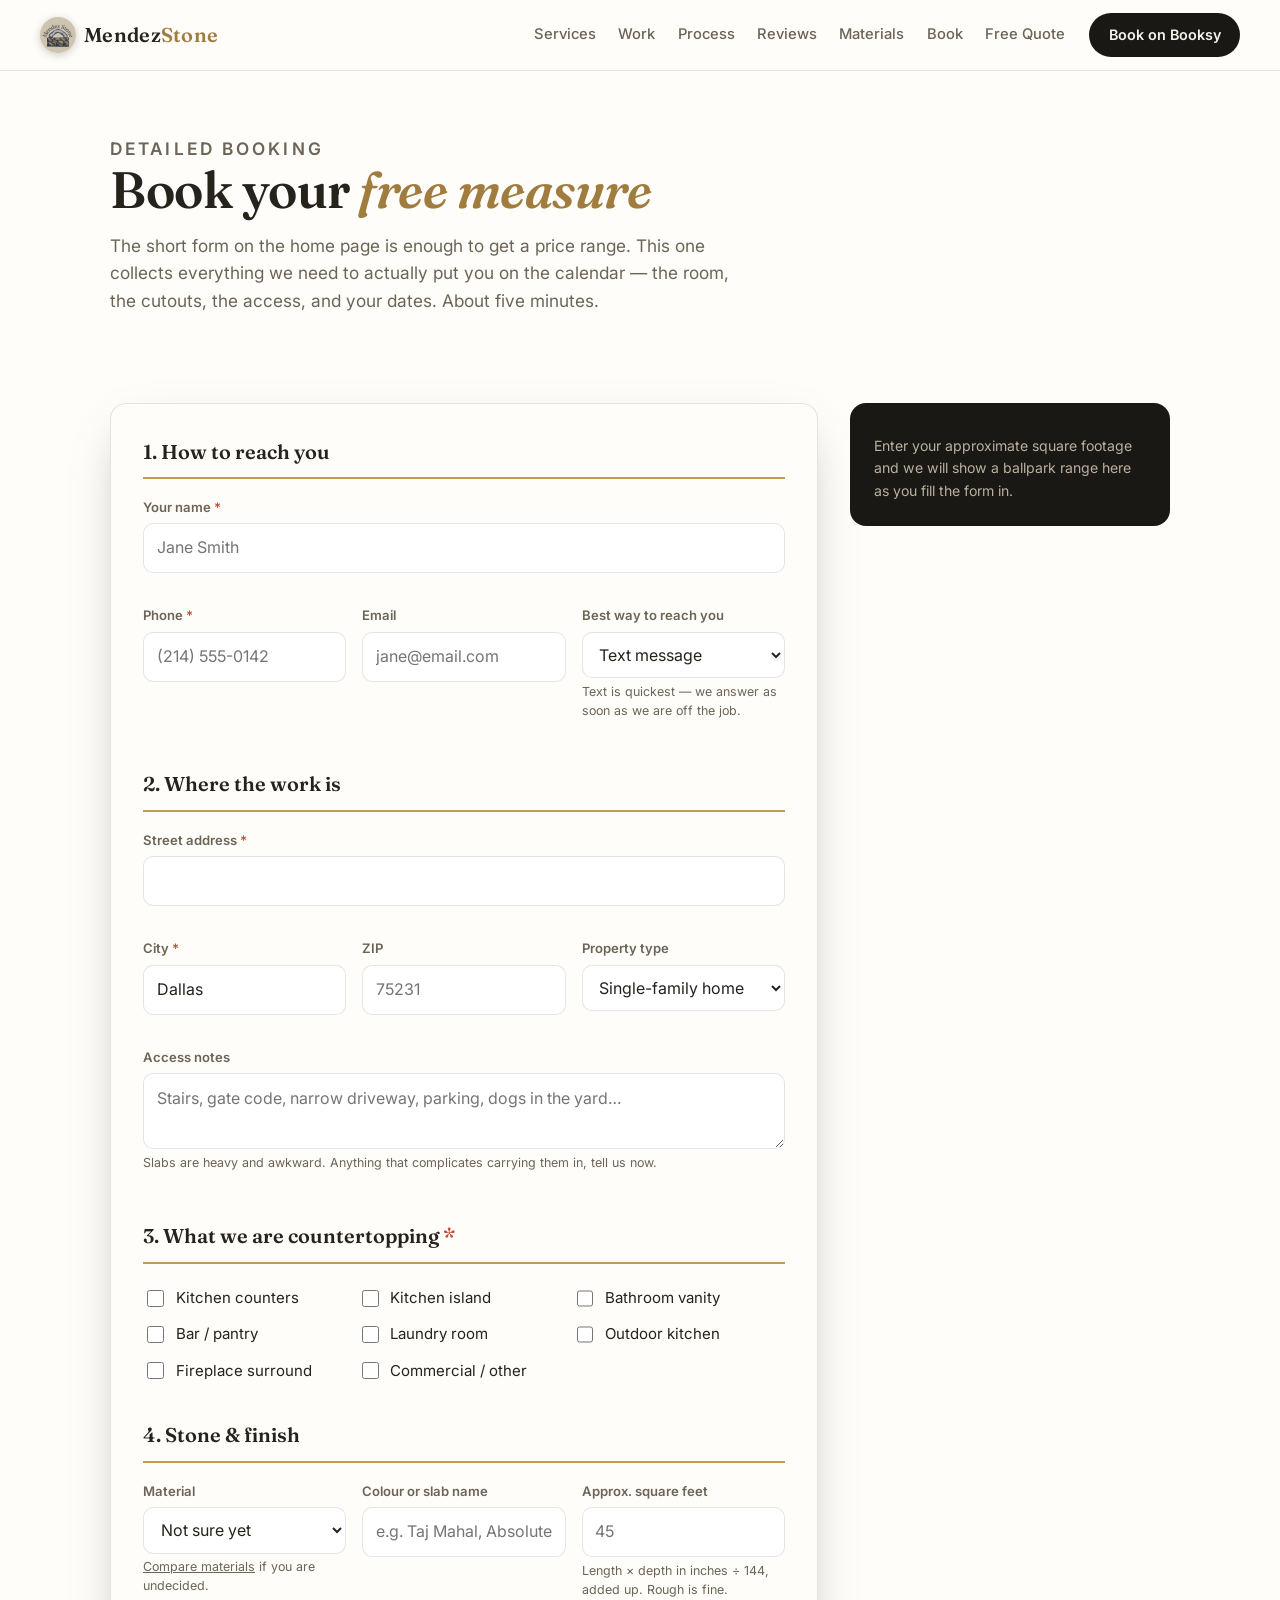
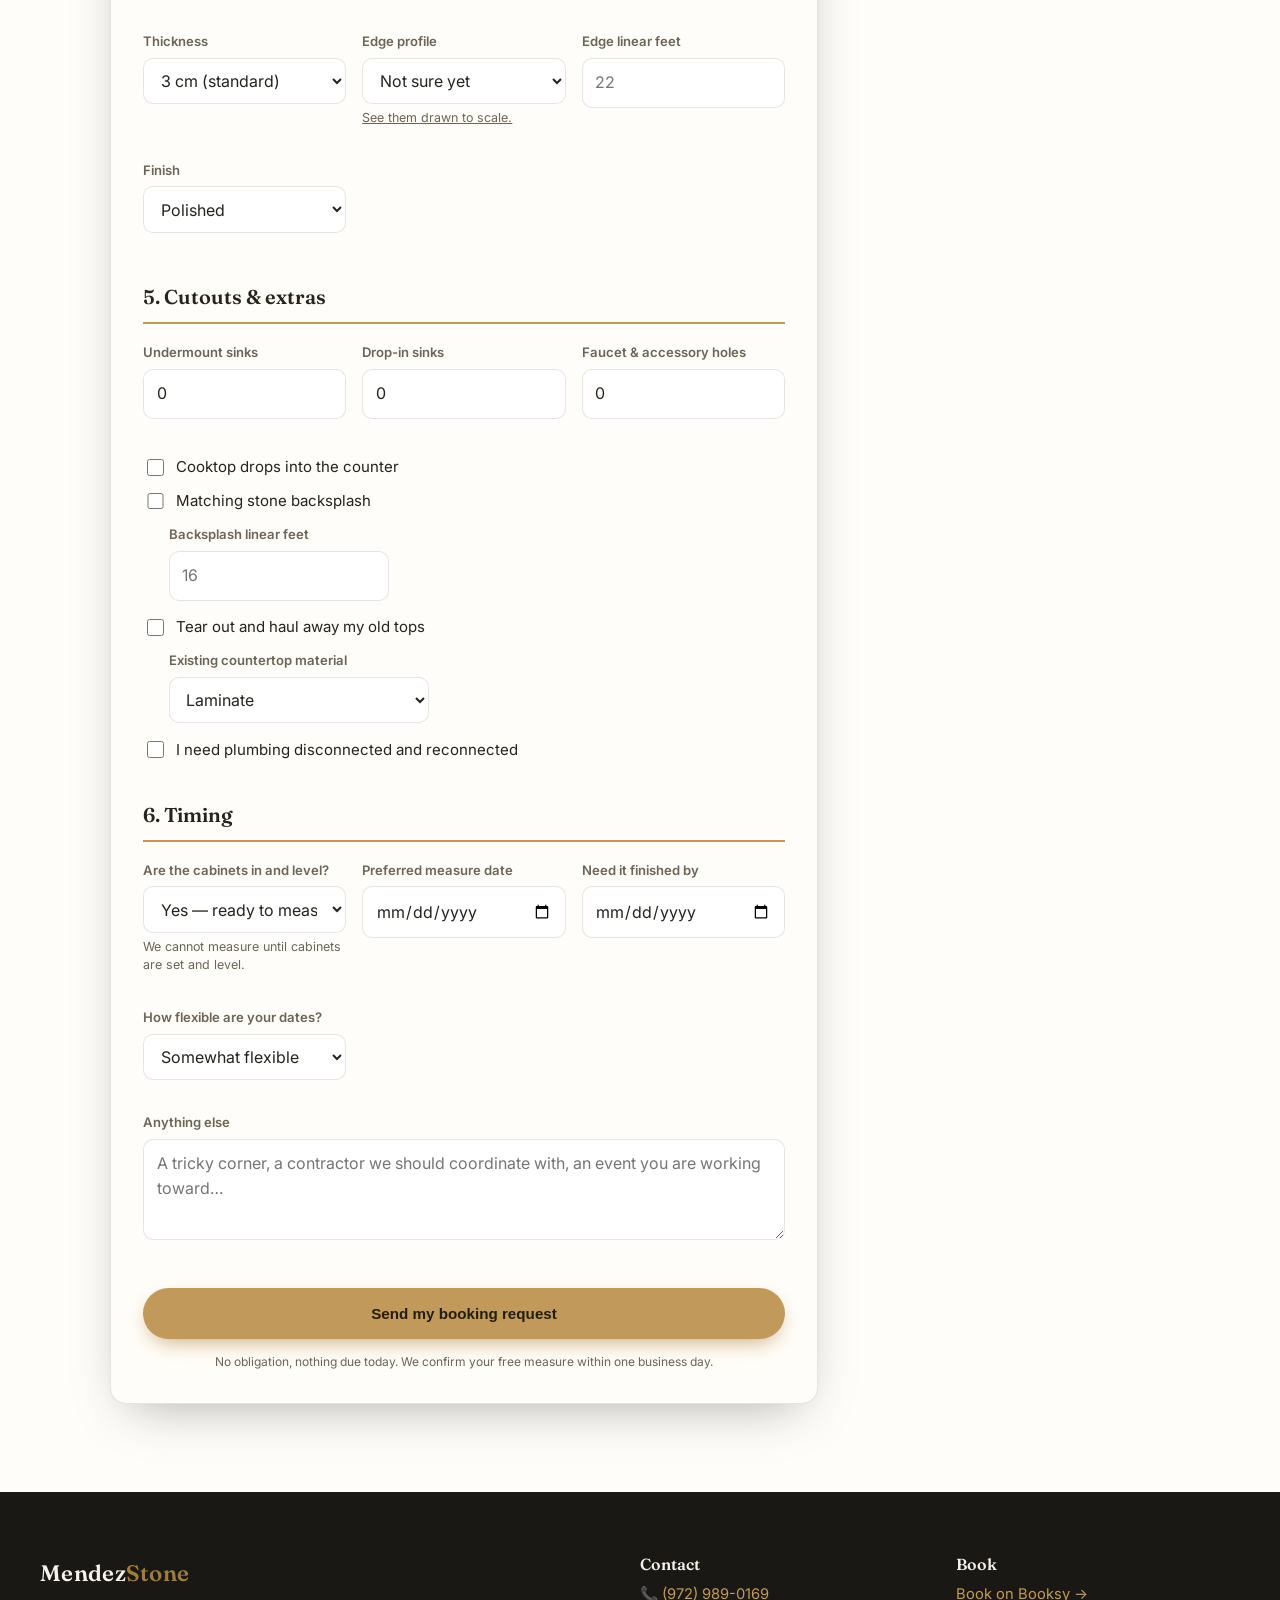
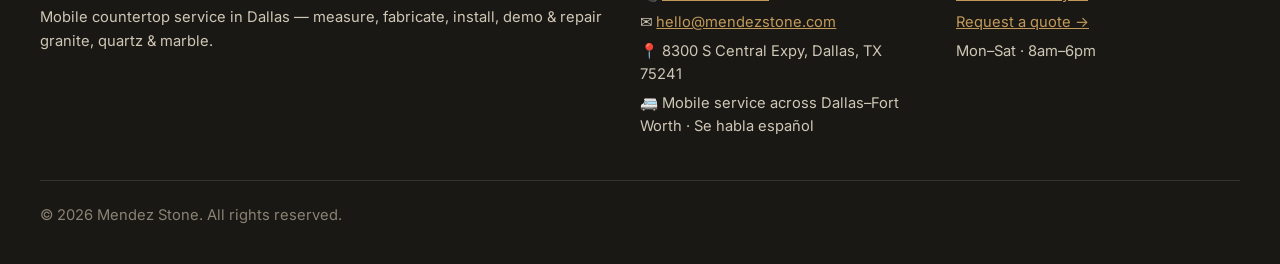
<file: mendez_stone/booking.html>
<!DOCTYPE html>
<html lang="en">
<head>
  <meta charset="UTF-8" />
  <meta name="viewport" content="width=device-width, initial-scale=1.0, viewport-fit=cover" />
  <title>Book a Countertop Installation — Mendez Stone Dallas</title>
  <meta name="description" content="Book your free measure with Mendez Stone in Dallas. Tell us the room, material, cutouts and dates, and see a ballpark price while you fill it in." />

  <!-- Install as a home-screen app (iOS + Android PWA) -->
  <link rel="manifest" href="manifest.webmanifest" />
  <meta name="theme-color" content="#fffdf9" />
  <meta name="mobile-web-app-capable" content="yes" />
  <meta name="apple-mobile-web-app-capable" content="yes" />
  <meta name="apple-mobile-web-app-status-bar-style" content="default" />
  <meta name="apple-mobile-web-app-title" content="Mendez Stone" />
  <link rel="apple-touch-icon" href="assets/apple-touch-icon.png" />

  <!-- Open Graph / social preview -->
  <meta property="og:title" content="Book a Countertop Installation — Mendez Stone" />
  <meta property="og:description" content="Premium granite &amp; quartz countertops, expertly installed. Free estimates. Book online." />
  <meta property="og:type" content="business.business" />
  <meta property="og:image" content="assets/work6.jpeg" />

  <link rel="icon" type="image/png" href="assets/icon-192.png" />
  <link rel="preconnect" href="https://fonts.googleapis.com" />
  <link rel="preconnect" href="https://fonts.gstatic.com" crossorigin />
  <link href="https://fonts.googleapis.com/css2?family=Fraunces:opsz,wght@9..144,500;9..144,600&family=Inter:wght@400;500;600;700&display=swap" rel="stylesheet" />
  <link rel="stylesheet" href="styles.css" />

  <!-- Local business structured data for Google -->
  
</head>
<body>

  <!-- ░░ TOP BAR ░░ -->
  <header class="topbar" id="top">
    <a class="brand" href="index.html">
      <img class="brand-logo" src="assets/logo.jpeg" alt="Mendez Stone logo" />
      <span class="brand-name">Mendez<span>Stone</span></span>
    </a>
    <nav class="nav">
      <a href="index.html#services">Services</a>
      <a href="index.html#gallery">Work</a>
      <a href="index.html#process">Process</a>
      <a href="index.html#reviews">Reviews</a>
      <a href="materials.html">Materials</a>
      <a href="booking.html">Book</a>
      <a href="index.html#quote">Free Quote</a>
    </nav>
    <a class="btn btn-book" href="#" data-booksy>Book on Booksy</a>
  </header>

  
  <div class="page-head">
    <p class="eyebrow">Detailed booking</p>
    <h1>Book your <em>free measure</em></h1>
    <p>The short form on the home page is enough to get a price range. This one
    collects everything we need to actually put you on the calendar — the room,
    the cutouts, the access, and your dates. About five minutes.</p>
  </div>

  <section class="section">
    <div class="booking-wrap">
      <form class="booking-form" id="bookingForm" novalidate>

        <fieldset>
          <legend>1. How to reach you</legend>
          <div class="grid2">
            <div class="field wide">
              <label for="name">Your name <span class="req">*</span></label>
              <input id="name" type="text" autocomplete="name" placeholder="Jane Smith" required />
            </div>
            <div class="field">
              <label for="phone">Phone <span class="req">*</span></label>
              <input id="phone" type="tel" autocomplete="tel" placeholder="(214) 555-0142" required />
            </div>
            <div class="field">
              <label for="email">Email</label>
              <input id="email" type="email" autocomplete="email" placeholder="jane@email.com" />
            </div>
            <div class="field">
              <label for="contact_method">Best way to reach you</label>
              <select id="contact_method">
                <option>Text message</option>
                <option>Phone call</option>
                <option>Email</option>
              </select>
              <span class="hint">Text is quickest — we answer as soon as we are off the job.</span>
            </div>
          </div>
        </fieldset>

        <fieldset>
          <legend>2. Where the work is</legend>
          <div class="grid2">
            <div class="field wide">
              <label for="address">Street address <span class="req">*</span></label>
              <input id="address" type="text" autocomplete="street-address" />
            </div>
            <div class="field">
              <label for="city">City <span class="req">*</span></label>
              <input id="city" type="text" value="Dallas" />
            </div>
            <div class="field">
              <label for="zip">ZIP</label>
              <input id="zip" type="text" inputmode="numeric" placeholder="75231" />
            </div>
            <div class="field">
              <label for="property">Property type</label>
              <select id="property">
                <option>Single-family home</option>
                <option>Condo or apartment</option>
                <option>Townhouse</option>
                <option>Commercial space</option>
                <option>Rental property</option>
              </select>
            </div>
            <div class="field wide">
              <label for="access">Access notes</label>
              <textarea id="access" rows="2" placeholder="Stairs, gate code, narrow driveway, parking, dogs in the yard…"></textarea>
              <span class="hint">Slabs are heavy and awkward. Anything that complicates carrying them in, tell us now.</span>
            </div>
          </div>
        </fieldset>

        <fieldset>
          <legend>3. What we are countertopping <span class="req">*</span></legend>
          <div class="checks">
            <label class="check"><input type="checkbox" name="areas" value="Kitchen counters" /> Kitchen counters</label>
            <label class="check"><input type="checkbox" name="areas" value="Kitchen island" /> Kitchen island</label>
            <label class="check"><input type="checkbox" name="areas" value="Bathroom vanity" /> Bathroom vanity</label>
            <label class="check"><input type="checkbox" name="areas" value="Bar or pantry" /> Bar / pantry</label>
            <label class="check"><input type="checkbox" name="areas" value="Laundry room" /> Laundry room</label>
            <label class="check"><input type="checkbox" name="areas" value="Outdoor kitchen" /> Outdoor kitchen</label>
            <label class="check"><input type="checkbox" name="areas" value="Fireplace surround" /> Fireplace surround</label>
            <label class="check"><input type="checkbox" name="areas" value="Commercial / other" /> Commercial / other</label>
          </div>
        </fieldset>

        <fieldset>
          <legend>4. Stone &amp; finish</legend>
          <div class="grid2">
            <div class="field">
              <label for="material">Material</label>
              <select id="material">
                <option>Not sure yet</option>
                <option>Granite</option>
                <option>Quartz</option>
                <option>Marble</option>
              </select>
              <span class="hint"><a href="materials.html">Compare materials</a> if you are undecided.</span>
            </div>
            <div class="field">
              <label for="color">Colour or slab name</label>
              <input id="color" type="text" placeholder="e.g. Taj Mahal, Absolute Black" />
            </div>
            <div class="field">
              <label for="sqft">Approx. square feet</label>
              <input id="sqft" type="number" min="0" placeholder="45" />
              <span class="hint">Length × depth in inches ÷ 144, added up. Rough is fine.</span>
            </div>
            <div class="field">
              <label for="thickness">Thickness</label>
              <select id="thickness"><option>3 cm (standard)</option><option>2 cm</option><option>Not sure</option></select>
            </div>
            <div class="field">
              <label for="edge">Edge profile</label>
              <select id="edge">
                <option value="">Not sure yet</option>
                <option>Eased / square</option>
                <option>Quarter round</option>
                <option>Half bullnose</option>
                <option>Beveled</option>
                <option>Full bullnose</option>
                <option>Ogee</option>
                <option>Mitered / built-up</option>
                <option>Waterfall</option>
              </select>
              <span class="hint"><a href="materials.html#edges">See them drawn to scale.</a></span>
            </div>
            <div class="field">
              <label for="edge_lnft">Edge linear feet</label>
              <input id="edge_lnft" type="number" min="0" placeholder="22" />
            </div>
            <div class="field">
              <label for="finish">Finish</label>
              <select id="finish"><option>Polished</option><option>Honed (matte)</option><option>Leathered</option><option>Not sure</option></select>
            </div>
          </div>
        </fieldset>

        <fieldset>
          <legend>5. Cutouts &amp; extras</legend>
          <div class="grid2">
            <div class="field"><label for="sinks_under">Undermount sinks</label><input id="sinks_under" type="number" min="0" value="0" /></div>
            <div class="field"><label for="sinks_drop">Drop-in sinks</label><input id="sinks_drop" type="number" min="0" value="0" /></div>
            <div class="field"><label for="faucet_holes">Faucet &amp; accessory holes</label><input id="faucet_holes" type="number" min="0" value="0" /></div>
          </div>
          <div style="margin-top:1rem">
            <label class="check"><input type="checkbox" id="cooktop" /> Cooktop drops into the counter</label>
            <label class="check"><input type="checkbox" id="backsplash" /> Matching stone backsplash</label>
            <div class="field" id="backsplashDetail" style="margin:.4rem 0 .6rem 1.6rem;max-width:220px">
              <label for="backsplash_lnft">Backsplash linear feet</label>
              <input id="backsplash_lnft" type="number" min="0" placeholder="16" />
            </div>
            <label class="check"><input type="checkbox" id="demo" /> Tear out and haul away my old tops</label>
            <div class="field" id="demoDetail" style="margin:.4rem 0 .6rem 1.6rem;max-width:260px">
              <label for="existing">Existing countertop material</label>
              <select id="existing"><option>Laminate</option><option>Tile</option><option>Granite or stone</option><option>Solid surface</option><option>Butcher block</option><option>Concrete</option></select>
            </div>
            <label class="check"><input type="checkbox" id="plumbing" /> I need plumbing disconnected and reconnected</label>
          </div>
        </fieldset>

        <fieldset>
          <legend>6. Timing</legend>
          <div class="grid2">
            <div class="field">
              <label for="cabinets">Are the cabinets in and level?</label>
              <select id="cabinets">
                <option>Yes — ready to measure now</option>
                <option>Not yet — but they will be by then</option>
                <option>No — still planning</option>
              </select>
              <span class="hint">We cannot measure until cabinets are set and level.</span>
            </div>
            <div class="field"><label for="measure_date">Preferred measure date</label><input id="measure_date" type="date" /></div>
            <div class="field"><label for="deadline">Need it finished by</label><input id="deadline" type="date" /></div>
            <div class="field">
              <label for="flexible">How flexible are your dates?</label>
              <select id="flexible"><option>Somewhat flexible</option><option>Very flexible</option><option>Not flexible</option></select>
            </div>
            <div class="field wide">
              <label for="notes">Anything else</label>
              <textarea id="notes" rows="3" placeholder="A tricky corner, a contractor we should coordinate with, an event you are working toward…"></textarea>
            </div>
          </div>
        </fieldset>

        <button class="btn btn-primary btn-full" type="submit" id="bookingSubmit">Send my booking request</button>
        <p class="form-fine">No obligation, nothing due today. We confirm your free measure within one business day.</p>
        <div class="booking-status" id="bookingStatus" role="status" aria-live="polite"></div>
      </form>

      <aside class="est-card" id="estBody">
        <p>Enter your approximate square footage and we will show a ballpark range
        here as you fill the form in.</p>
      </aside>
    </div>
  </section>

<!-- ░░ FOOTER ░░ -->
  <footer class="footer">
    <div class="foot-col">
      <span class="brand-name brand-name--foot">Mendez<span>Stone</span></span>
      <p>Mobile countertop service in Dallas — measure, fabricate, install, demo &amp; repair granite, quartz &amp; marble.</p>
    </div>
    <div class="foot-col">
      <h4>Contact</h4>
      <p>📞 <a href="tel:+19729890169">(972) 989-0169</a></p>
      <p>✉️ <a href="mailto:hello@mendezstone.com">hello@mendezstone.com</a></p>
      <p>📍 8300 S Central Expy, Dallas, TX 75241</p>
      <p>🚐 Mobile service across Dallas–Fort Worth · Se habla español</p>
    </div>
    <div class="foot-col">
      <h4>Book</h4>
      <p><a href="#" data-booksy>Book on Booksy →</a></p>
      <p><a href="index.html#quote">Request a quote →</a></p>
      <p>Mon–Sat · 8am–6pm</p>
    </div>
    <p class="copyright">© <span id="year"></span> Mendez Stone. All rights reserved.</p>
  </footer>

  <!-- sticky mobile CTA -->
  <a class="sticky-cta btn btn-primary" href="index.html#quote">Free Quote</a>

  <script src="config.js"></script>
  <script src="booking.js"></script>
  <script src="app.js"></script>
</body>
</html>
</file>
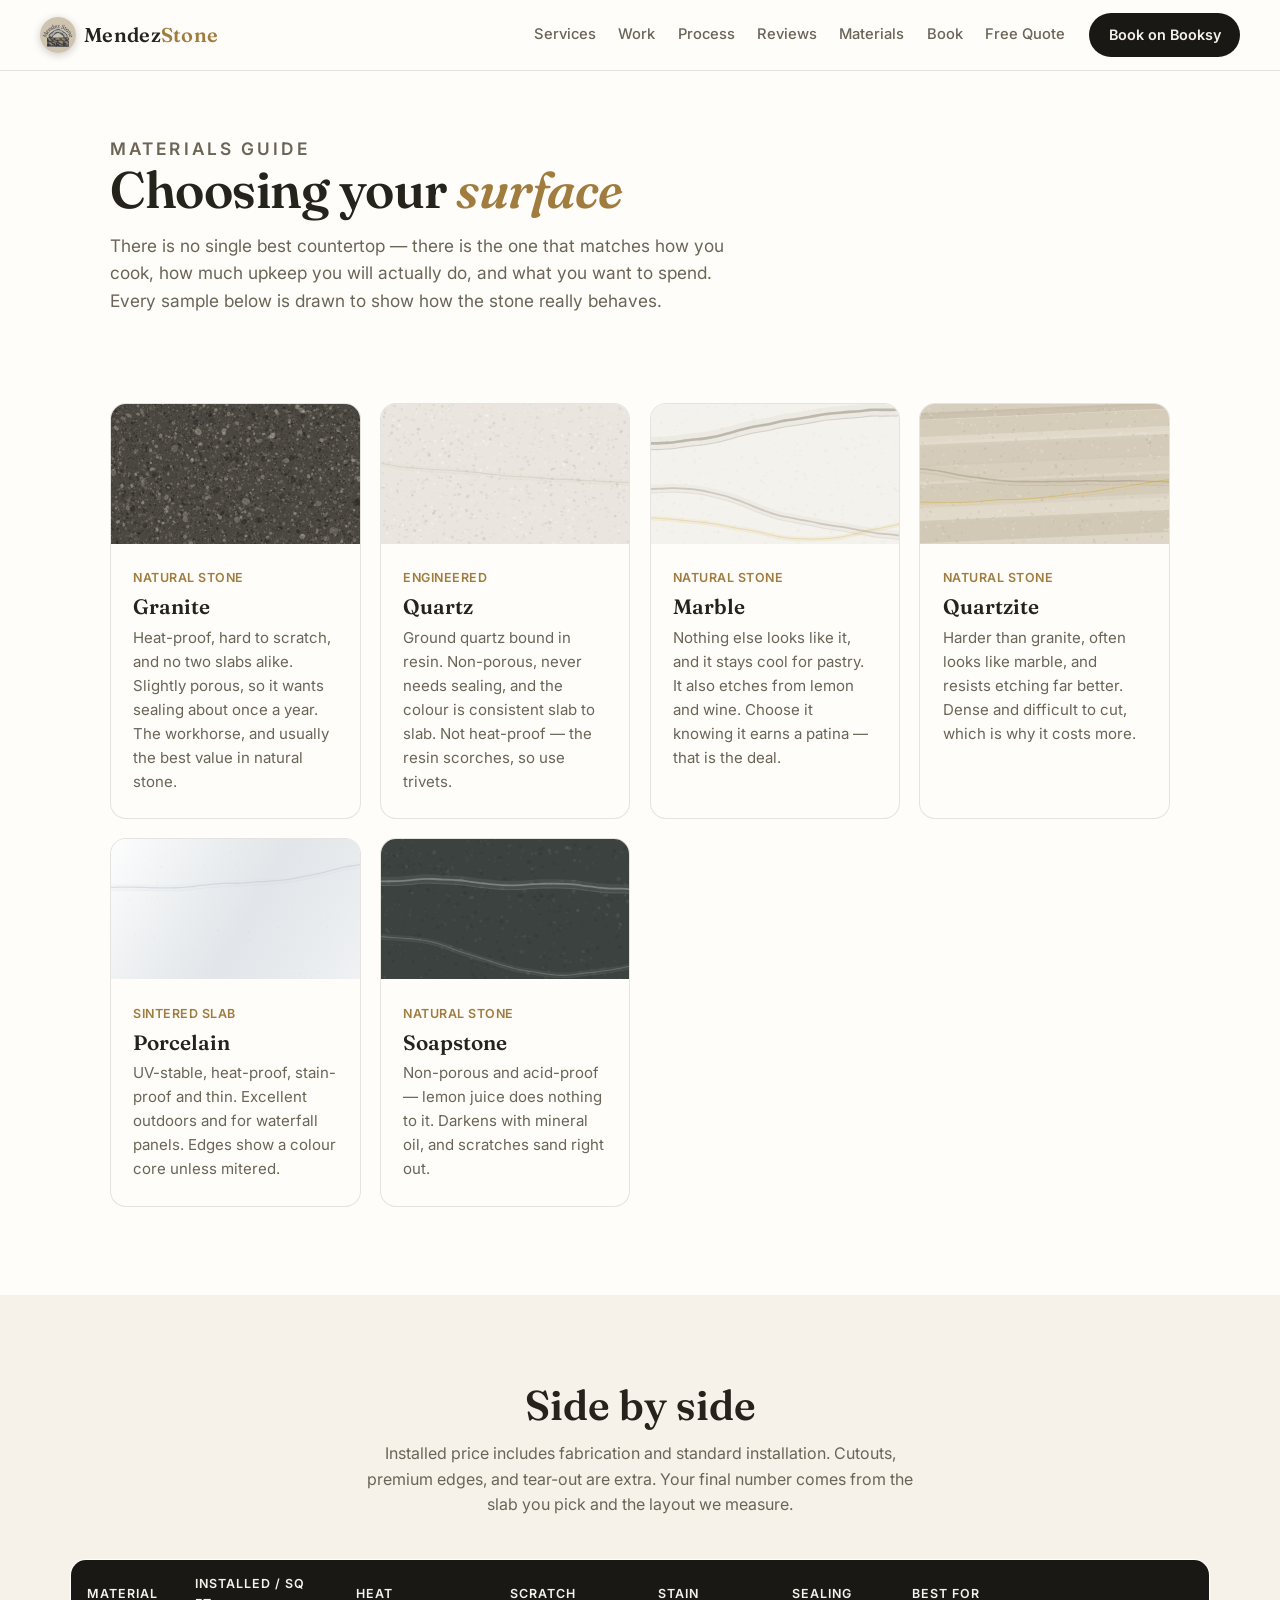
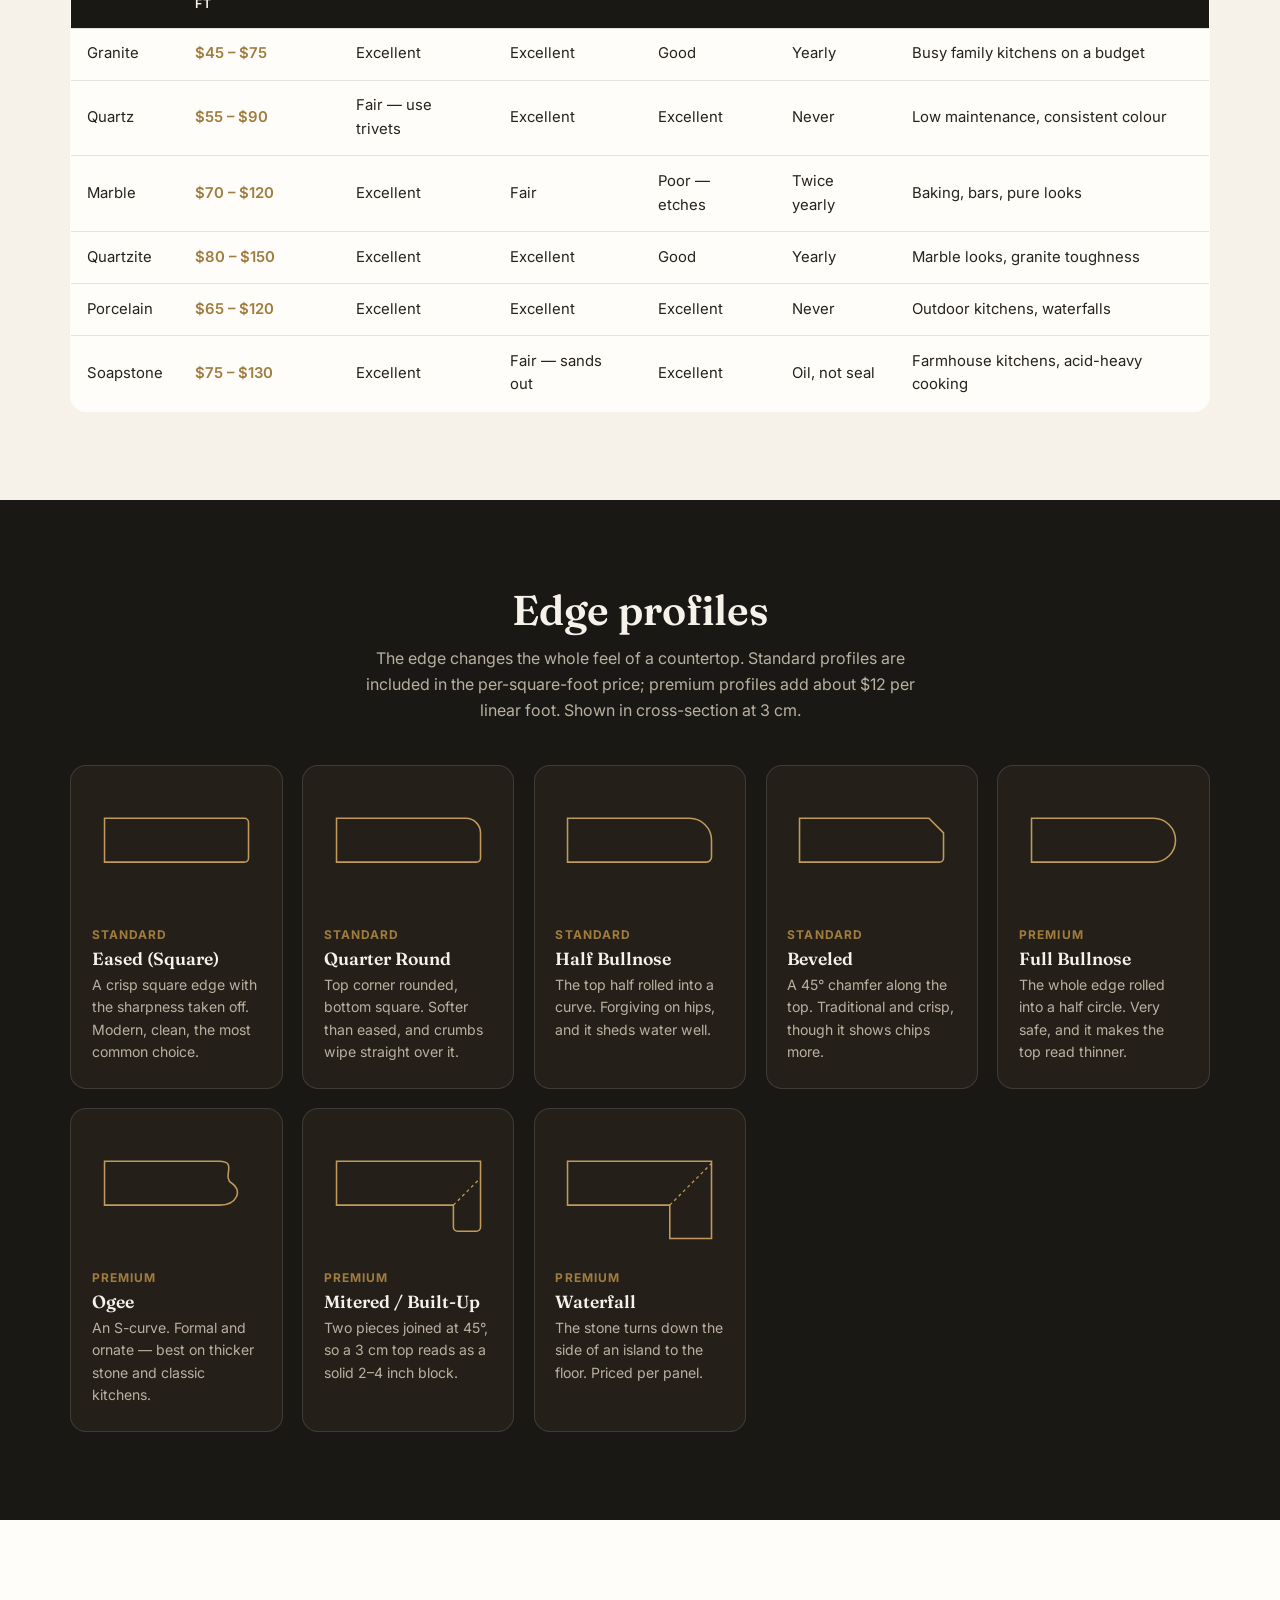
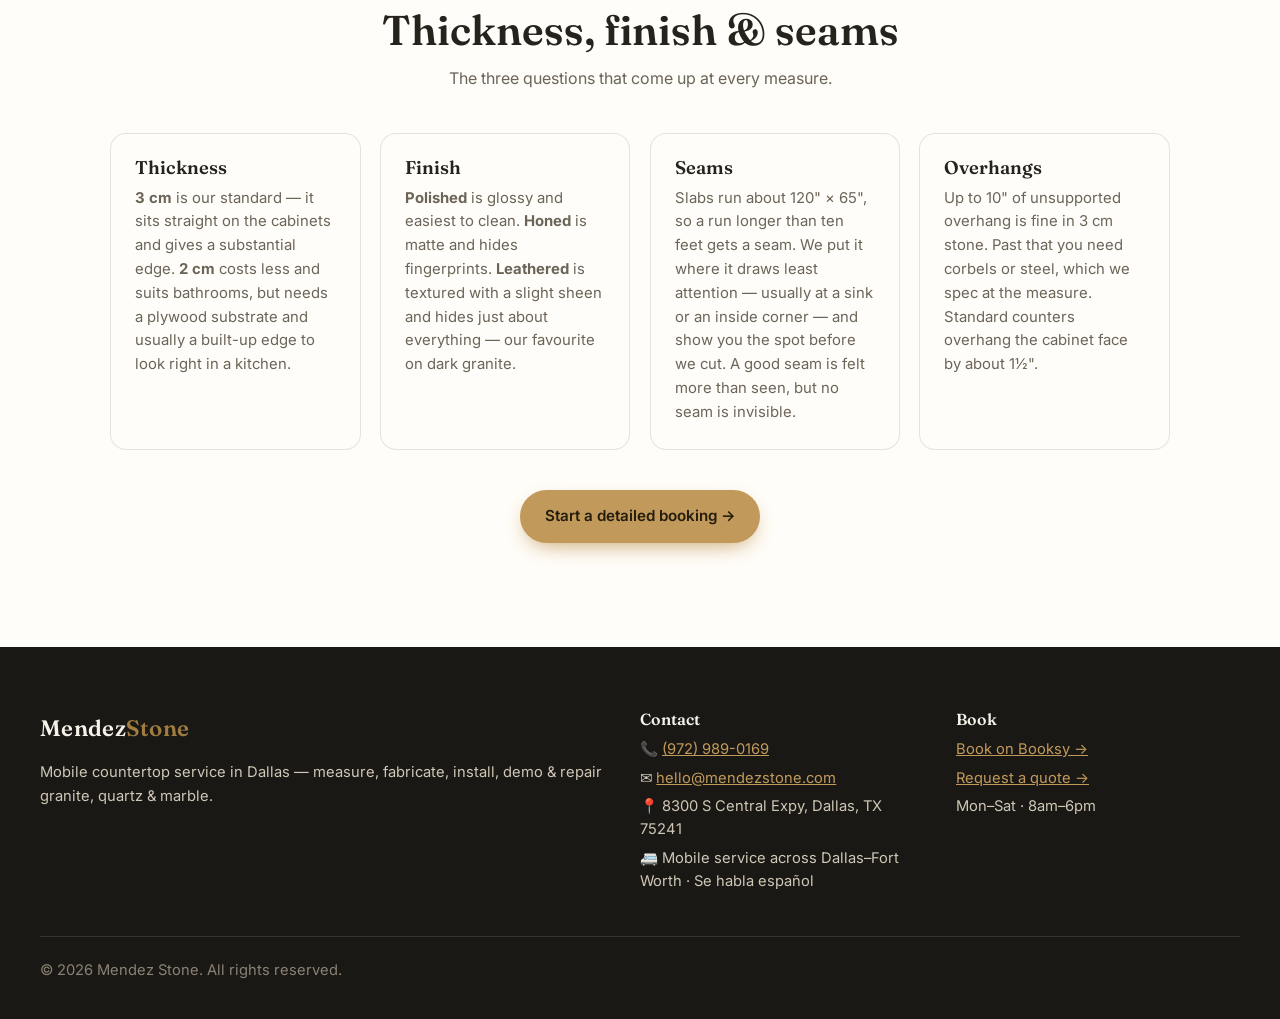
<file: mendez_stone/materials.html>
<!DOCTYPE html>
<html lang="en">
<head>
  <meta charset="UTF-8" />
  <meta name="viewport" content="width=device-width, initial-scale=1.0, viewport-fit=cover" />
  <title>Countertop Materials &amp; Edge Profiles — Mendez Stone Dallas</title>
  <meta name="description" content="Compare granite, quartz, marble, quartzite, porcelain and soapstone for a Dallas kitchen — durability, sealing, and installed cost — plus every edge profile drawn to scale." />

  <!-- Install as a home-screen app (iOS + Android PWA) -->
  <link rel="manifest" href="manifest.webmanifest" />
  <meta name="theme-color" content="#fffdf9" />
  <meta name="mobile-web-app-capable" content="yes" />
  <meta name="apple-mobile-web-app-capable" content="yes" />
  <meta name="apple-mobile-web-app-status-bar-style" content="default" />
  <meta name="apple-mobile-web-app-title" content="Mendez Stone" />
  <link rel="apple-touch-icon" href="assets/apple-touch-icon.png" />

  <!-- Open Graph / social preview -->
  <meta property="og:title" content="Countertop Materials &amp; Edge Profiles — Mendez Stone" />
  <meta property="og:description" content="Premium granite &amp; quartz countertops, expertly installed. Free estimates. Book online." />
  <meta property="og:type" content="business.business" />
  <meta property="og:image" content="assets/work6.jpeg" />

  <link rel="icon" type="image/png" href="assets/icon-192.png" />
  <link rel="preconnect" href="https://fonts.googleapis.com" />
  <link rel="preconnect" href="https://fonts.gstatic.com" crossorigin />
  <link href="https://fonts.googleapis.com/css2?family=Fraunces:opsz,wght@9..144,500;9..144,600&family=Inter:wght@400;500;600;700&display=swap" rel="stylesheet" />
  <link rel="stylesheet" href="styles.css" />

  <!-- Local business structured data for Google -->
  
</head>
<body>

  <!-- ░░ TOP BAR ░░ -->
  <header class="topbar" id="top">
    <a class="brand" href="index.html">
      <img class="brand-logo" src="assets/logo.jpeg" alt="Mendez Stone logo" />
      <span class="brand-name">Mendez<span>Stone</span></span>
    </a>
    <nav class="nav">
      <a href="index.html#services">Services</a>
      <a href="index.html#gallery">Work</a>
      <a href="index.html#process">Process</a>
      <a href="index.html#reviews">Reviews</a>
      <a href="materials.html">Materials</a>
      <a href="booking.html">Book</a>
      <a href="index.html#quote">Free Quote</a>
    </nav>
    <a class="btn btn-book" href="#" data-booksy>Book on Booksy</a>
  </header>

  
  <!-- ░░ PAGE HEAD ░░ -->
  <div class="page-head">
    <p class="eyebrow">Materials guide</p>
    <h1>Choosing your <em>surface</em></h1>
    <p>There is no single best countertop — there is the one that matches how you
    cook, how much upkeep you will actually do, and what you want to spend.
    Every sample below is drawn to show how the stone really behaves.</p>
  </div>

  <!-- ░░ STONES ░░ -->
  <section class="section">
    <div class="stones">
      <article class="stone">
        <canvas data-stone="granite" data-seed="granite"></canvas>
        <div class="stone-body">
          <span class="tag">Natural stone</span>
          <h3>Granite</h3>
          <p>Heat-proof, hard to scratch, and no two slabs alike. Slightly porous, so it wants sealing about once a year. The workhorse, and usually the best value in natural stone.</p>
        </div>
      </article>
      <article class="stone">
        <canvas data-stone="quartz" data-seed="quartz"></canvas>
        <div class="stone-body">
          <span class="tag">Engineered</span>
          <h3>Quartz</h3>
          <p>Ground quartz bound in resin. Non-porous, never needs sealing, and the colour is consistent slab to slab. Not heat-proof — the resin scorches, so use trivets.</p>
        </div>
      </article>
      <article class="stone">
        <canvas data-stone="marble" data-seed="marble"></canvas>
        <div class="stone-body">
          <span class="tag">Natural stone</span>
          <h3>Marble</h3>
          <p>Nothing else looks like it, and it stays cool for pastry. It also etches from lemon and wine. Choose it knowing it earns a patina — that is the deal.</p>
        </div>
      </article>
      <article class="stone">
        <canvas data-stone="quartzite" data-seed="quartzite"></canvas>
        <div class="stone-body">
          <span class="tag">Natural stone</span>
          <h3>Quartzite</h3>
          <p>Harder than granite, often looks like marble, and resists etching far better. Dense and difficult to cut, which is why it costs more.</p>
        </div>
      </article>
      <article class="stone">
        <canvas data-stone="porcelain" data-seed="porcelain"></canvas>
        <div class="stone-body">
          <span class="tag">Sintered slab</span>
          <h3>Porcelain</h3>
          <p>UV-stable, heat-proof, stain-proof and thin. Excellent outdoors and for waterfall panels. Edges show a colour core unless mitered.</p>
        </div>
      </article>
      <article class="stone">
        <canvas data-stone="soapstone" data-seed="soapstone"></canvas>
        <div class="stone-body">
          <span class="tag">Natural stone</span>
          <h3>Soapstone</h3>
          <p>Non-porous and acid-proof — lemon juice does nothing to it. Darkens with mineral oil, and scratches sand right out.</p>
        </div>
      </article>
    </div>
  </section>

  <!-- ░░ COMPARISON ░░ -->
  <section class="section section-tint">
    <h2 class="section-title">Side by side</h2>
    <p class="section-sub">Installed price includes fabrication and standard installation.
    Cutouts, premium edges, and tear-out are extra. Your final number comes from the
    slab you pick and the layout we measure.</p>
    <div class="table-scroll">
      <table class="compare">
        <thead>
          <tr><th>Material</th><th>Installed / sq ft</th><th>Heat</th><th>Scratch</th><th>Stain</th><th>Sealing</th><th>Best for</th></tr>
        </thead>
        <tbody>
          <tr><td>Granite</td><td>$45 – $75</td><td>Excellent</td><td>Excellent</td><td>Good</td><td>Yearly</td><td>Busy family kitchens on a budget</td></tr>
          <tr><td>Quartz</td><td>$55 – $90</td><td>Fair — use trivets</td><td>Excellent</td><td>Excellent</td><td>Never</td><td>Low maintenance, consistent colour</td></tr>
          <tr><td>Marble</td><td>$70 – $120</td><td>Excellent</td><td>Fair</td><td>Poor — etches</td><td>Twice yearly</td><td>Baking, bars, pure looks</td></tr>
          <tr><td>Quartzite</td><td>$80 – $150</td><td>Excellent</td><td>Excellent</td><td>Good</td><td>Yearly</td><td>Marble looks, granite toughness</td></tr>
          <tr><td>Porcelain</td><td>$65 – $120</td><td>Excellent</td><td>Excellent</td><td>Excellent</td><td>Never</td><td>Outdoor kitchens, waterfalls</td></tr>
          <tr><td>Soapstone</td><td>$75 – $130</td><td>Excellent</td><td>Fair — sands out</td><td>Excellent</td><td>Oil, not seal</td><td>Farmhouse kitchens, acid-heavy cooking</td></tr>
        </tbody>
      </table>
    </div>
  </section>

  <!-- ░░ EDGE PROFILES ░░ -->
  <section class="section section-dark" id="edges">
    <h2 class="section-title">Edge profiles</h2>
    <p class="section-sub">The edge changes the whole feel of a countertop.
    Standard profiles are included in the per-square-foot price; premium profiles
    add about $12 per linear foot. Shown in cross-section at 3&nbsp;cm.</p>
    <div class="profiles">
      <article class="profile">
        <svg viewBox="0 0 162 112" role="img" aria-label="Eased (Square) edge, cross-section">
          <path d="M12,30 H146 A4,4 0 0 1 150,34 V68 A4,4 0 0 1 146,72 H12 Z" fill="var(--stone-800)"/>
          <path d="M12,30 H146 A4,4 0 0 1 150,34 V68 A4,4 0 0 1 146,72 H12 Z" fill="none" stroke="var(--gold)" stroke-width="1.5"/>
        </svg>
        <span class="tier">Standard</span>
        <h3>Eased (Square)</h3>
        <p>A crisp square edge with the sharpness taken off. Modern, clean, the most common choice.</p>
      </article>
      <article class="profile">
        <svg viewBox="0 0 162 112" role="img" aria-label="Quarter Round edge, cross-section">
          <path d="M12,30 H136 A14,14 0 0 1 150,44 V68 A4,4 0 0 1 146,72 H12 Z" fill="var(--stone-800)"/>
          <path d="M12,30 H136 A14,14 0 0 1 150,44 V68 A4,4 0 0 1 146,72 H12 Z" fill="none" stroke="var(--gold)" stroke-width="1.5"/>
        </svg>
        <span class="tier">Standard</span>
        <h3>Quarter Round</h3>
        <p>Top corner rounded, bottom square. Softer than eased, and crumbs wipe straight over it.</p>
      </article>
      <article class="profile">
        <svg viewBox="0 0 162 112" role="img" aria-label="Half Bullnose edge, cross-section">
          <path d="M12,30 H129 A21,21 0 0 1 150,51 V67 A5,5 0 0 1 145,72 H12 Z" fill="var(--stone-800)"/>
          <path d="M12,30 H129 A21,21 0 0 1 150,51 V67 A5,5 0 0 1 145,72 H12 Z" fill="none" stroke="var(--gold)" stroke-width="1.5"/>
        </svg>
        <span class="tier">Standard</span>
        <h3>Half Bullnose</h3>
        <p>The top half rolled into a curve. Forgiving on hips, and it sheds water well.</p>
      </article>
      <article class="profile">
        <svg viewBox="0 0 162 112" role="img" aria-label="Beveled edge, cross-section">
          <path d="M12,30 H136 L150,44 V68 A4,4 0 0 1 146,72 H12 Z" fill="var(--stone-800)"/>
          <path d="M12,30 H136 L150,44 V68 A4,4 0 0 1 146,72 H12 Z" fill="none" stroke="var(--gold)" stroke-width="1.5"/>
        </svg>
        <span class="tier">Standard</span>
        <h3>Beveled</h3>
        <p>A 45° chamfer along the top. Traditional and crisp, though it shows chips more.</p>
      </article>
      <article class="profile">
        <svg viewBox="0 0 162 112" role="img" aria-label="Full Bullnose edge, cross-section">
          <path d="M12,30 H129 A21,21 0 0 1 129,72 H12 Z" fill="var(--stone-800)"/>
          <path d="M12,30 H129 A21,21 0 0 1 129,72 H12 Z" fill="none" stroke="var(--gold)" stroke-width="1.5"/>
        </svg>
        <span class="tier">Premium</span>
        <h3>Full Bullnose</h3>
        <p>The whole edge rolled into a half circle. Very safe, and it makes the top read thinner.</p>
      </article>
      <article class="profile">
        <svg viewBox="0 0 162 112" role="img" aria-label="Ogee edge, cross-section">
          <path d="M12,30 H122 C140,30 124,45 134,51 C144,57 140,72 122,72 H12 Z" fill="var(--stone-800)"/>
          <path d="M12,30 H122 C140,30 124,45 134,51 C144,57 140,72 122,72 H12 Z" fill="none" stroke="var(--gold)" stroke-width="1.5"/>
        </svg>
        <span class="tier">Premium</span>
        <h3>Ogee</h3>
        <p>An S-curve. Formal and ornate — best on thicker stone and classic kitchens.</p>
      </article>
      <article class="profile">
        <svg viewBox="0 0 162 112" role="img" aria-label="Mitered / Built-Up edge, cross-section">
          <path d="M12,30 H150 V93 A4,4 0 0 1 146,97 H128 A4,4 0 0 1 124,93 V72 H12 Z" fill="var(--stone-800)"/>
          <path d="M12,30 H150 V93 A4,4 0 0 1 146,97 H128 A4,4 0 0 1 124,93 V72 H12 Z" fill="none" stroke="var(--gold)" stroke-width="1.5"/><path d="M124,72 L150,46" stroke="var(--gold)" stroke-width="1.2" stroke-dasharray="3 3" fill="none"/>
        </svg>
        <span class="tier">Premium</span>
        <h3>Mitered / Built-Up</h3>
        <p>Two pieces joined at 45°, so a 3 cm top reads as a solid 2–4 inch block.</p>
      </article>
      <article class="profile">
        <svg viewBox="0 0 162 112" role="img" aria-label="Waterfall edge, cross-section">
          <path d="M12,30 H150 V104 H110 V72 H12 Z" fill="var(--stone-800)"/>
          <path d="M12,30 H150 V104 H110 V72 H12 Z" fill="none" stroke="var(--gold)" stroke-width="1.5"/><path d="M110,72 L150,32" stroke="var(--gold)" stroke-width="1.2" stroke-dasharray="3 3" fill="none"/>
        </svg>
        <span class="tier">Premium</span>
        <h3>Waterfall</h3>
        <p>The stone turns down the side of an island to the floor. Priced per panel.</p>
      </article>
    </div>
  </section>

  <!-- ░░ DETAILS ░░ -->
  <section class="section">
    <h2 class="section-title">Thickness, finish &amp; seams</h2>
    <p class="section-sub">The three questions that come up at every measure.</p>
    <div class="notes">
      <div class="note">
        <h3>Thickness</h3>
        <p><strong>3 cm</strong> is our standard — it sits straight on the cabinets and
        gives a substantial edge. <strong>2 cm</strong> costs less and suits bathrooms, but
        needs a plywood substrate and usually a built-up edge to look right in a kitchen.</p>
      </div>
      <div class="note">
        <h3>Finish</h3>
        <p><strong>Polished</strong> is glossy and easiest to clean.
        <strong>Honed</strong> is matte and hides fingerprints.
        <strong>Leathered</strong> is textured with a slight sheen and hides just about
        everything — our favourite on dark granite.</p>
      </div>
      <div class="note">
        <h3>Seams</h3>
        <p>Slabs run about 120" × 65", so a run longer than ten feet gets a seam. We put it
        where it draws least attention — usually at a sink or an inside corner — and show you
        the spot before we cut. A good seam is felt more than seen, but no seam is invisible.</p>
      </div>
      <div class="note">
        <h3>Overhangs</h3>
        <p>Up to 10" of unsupported overhang is fine in 3 cm stone. Past that you need corbels
        or steel, which we spec at the measure. Standard counters overhang the cabinet face by
        about 1½".</p>
      </div>
    </div>
    <p style="text-align:center;margin-top:2.5rem">
      <a class="btn btn-primary" href="booking.html">Start a detailed booking →</a>
    </p>
  </section>

<!-- ░░ FOOTER ░░ -->
  <footer class="footer">
    <div class="foot-col">
      <span class="brand-name brand-name--foot">Mendez<span>Stone</span></span>
      <p>Mobile countertop service in Dallas — measure, fabricate, install, demo &amp; repair granite, quartz &amp; marble.</p>
    </div>
    <div class="foot-col">
      <h4>Contact</h4>
      <p>📞 <a href="tel:+19729890169">(972) 989-0169</a></p>
      <p>✉️ <a href="mailto:hello@mendezstone.com">hello@mendezstone.com</a></p>
      <p>📍 8300 S Central Expy, Dallas, TX 75241</p>
      <p>🚐 Mobile service across Dallas–Fort Worth · Se habla español</p>
    </div>
    <div class="foot-col">
      <h4>Book</h4>
      <p><a href="#" data-booksy>Book on Booksy →</a></p>
      <p><a href="index.html#quote">Request a quote →</a></p>
      <p>Mon–Sat · 8am–6pm</p>
    </div>
    <p class="copyright">© <span id="year"></span> Mendez Stone. All rights reserved.</p>
  </footer>

  <!-- sticky mobile CTA -->
  <a class="sticky-cta btn btn-primary" href="index.html#quote">Free Quote</a>

  <script src="config.js"></script>
  <script src="textures.js"></script>
  <script src="app.js"></script>
</body>
</html>
</file>
<file: docs/css/style.css>
/* ==========================================================================
   Mendez Stone
   --------------------------------------------------------------------------
   Design notes, so future edits stay coherent:

   GROUND      Polished stone is cool and near-black; honed stone is warm and
               pale. The page alternates between those two grounds in full-
               bleed bands, the way a slab yard alternates finishes.
   SEAM        Sections are divided by a hairline offset rule — a seam. It is
               the detail a fabricator is judged on, so it is the detail the
               layout is built from.
   ACCENT      Verdigris, the patina copper takes. Gold appears only inside
               the stone graphics, as veining, never as interface colour.
   TYPE        Serif for display, sans for reading, mono for anything
               measured. Specs are annotations, so they are set like
               annotations.
   ========================================================================== */

:root {
  /* Ground — cool, mineral, near-black */
  --ink-900: #0b0e10;
  --ink-800: #12171a;
  --ink-700: #1b2226;
  --ink-600: #273135;

  /* Paper — warm limestone */
  --paper: #efece5;
  --paper-2: #e5e0d6;
  --paper-3: #d8d2c5;

  /* Neutrals, biased cool on dark and warm on light */
  --slate-400: #8b959a;
  --slate-300: #aab2b6;
  --mud-600: #6d675c;
  --mud-500: #857f72;

  /* Accent */
  --verdigris: #2f7f6e;
  --verdigris-dim: #256657;
  --verdigris-bright: #46a892;

  /* Reserved for stone graphics only */
  --vein-gold: #c9a227;

  --white: #ffffff;

  /* Semantic */
  --ok: #4f9d63;
  --warn: #c98a2b;
  --bad: #b4503c;

  /* Type */
  --font-display: 'Iowan Old Style', 'Palatino Linotype', Palatino, Charter, Georgia, serif;
  --font-body: -apple-system, BlinkMacSystemFont, 'Segoe UI', Roboto, 'Helvetica Neue', Arial, sans-serif;
  --font-mono: ui-monospace, SFMono-Regular, 'SF Mono', Menlo, Consolas, 'Liberation Mono', monospace;

  /* Scale */
  --step--1: 0.82rem;
  --step-0: 1rem;
  --step-1: 1.125rem;
  --step-2: 1.35rem;
  --step-3: 1.7rem;
  --step-4: 2.15rem;
  --step-5: clamp(2.4rem, 5vw, 3.4rem);
  --step-6: clamp(2.9rem, 7vw, 4.6rem);

  --gutter: clamp(1.25rem, 5vw, 3rem);
  --measure: 66ch;
  --radius: 3px;
  --rule: var(--paper-3);
}

*, *::before, *::after { box-sizing: border-box; }

html { scroll-behavior: smooth; -webkit-text-size-adjust: 100%; }

body {
  margin: 0;
  font-family: var(--font-body);
  font-size: var(--step-0);
  line-height: 1.65;
  color: var(--ink-800);
  background: var(--paper);
  -webkit-font-smoothing: antialiased;
}

img, canvas, svg { display: block; max-width: 100%; }

h1, h2, h3, h4 {
  font-family: var(--font-display);
  font-weight: 600;
  line-height: 1.08;
  letter-spacing: -0.015em;
  text-wrap: balance;
  margin: 0;
}

p { margin: 0; }

a { color: var(--verdigris-dim); text-underline-offset: 0.18em; }
a:hover { color: var(--ink-900); }

:focus-visible {
  outline: 2px solid var(--verdigris-bright);
  outline-offset: 3px;
}

.container {
  width: 100%;
  max-width: 1180px;
  margin-inline: auto;
  padding-inline: var(--gutter);
}

/* ---------- Mono annotation: eyebrows, specs, labels ---------------------- */

.eyebrow,
.badge,
.spec,
.step-num,
.kicker {
  font-family: var(--font-mono);
  font-size: var(--step--1);
  letter-spacing: 0.12em;
  text-transform: uppercase;
  font-weight: 500;
}

.eyebrow {
  display: block;
  color: var(--verdigris);
  margin-bottom: 1.1rem;
}

.eyebrow::before {
  content: '';
  display: inline-block;
  width: 1.6rem;
  height: 1px;
  background: currentColor;
  vertical-align: 0.32em;
  margin-right: 0.7rem;
}

.kicker {
  color: var(--mud-600);
  display: block;
  margin-bottom: 0.55rem;
  letter-spacing: 0.16em;
  font-size: 0.72rem;
}

.badge {
  display: inline-block;
  color: var(--verdigris);
  border: 1px solid currentColor;
  padding: 0.15rem 0.5rem;
  border-radius: 999px;
  font-size: 0.68rem;
}

.accent-text { color: var(--verdigris-dim); font-weight: 600; }

/* ---------- Skip link ---------------------------------------------------- */

.skip-link {
  position: absolute;
  left: 0.5rem;
  top: -3.5rem;
  z-index: 100;
  background: var(--verdigris);
  color: var(--white);
  padding: 0.6rem 1rem;
  border-radius: var(--radius);
  text-decoration: none;
  font-weight: 600;
  transition: top 0.15s;
}

.skip-link:focus { top: 0.5rem; color: var(--white); }

[id="main"]:focus { outline: none; }

/* ---------- Header ------------------------------------------------------- */

.site-header {
  position: sticky;
  top: 0;
  z-index: 60;
  background: var(--ink-900);
  color: var(--paper);
}

.nav-bar {
  display: flex;
  align-items: center;
  justify-content: space-between;
  gap: 1.5rem;
  flex-wrap: wrap;
  padding-block: 0.85rem;
}

.brand {
  display: inline-flex;
  align-items: baseline;
  gap: 0.6rem;
  text-decoration: none;
  color: var(--paper);
}

.brand-mark {
  font-family: var(--font-display);
  font-size: 1.3rem;
  letter-spacing: 0.02em;
  font-weight: 600;
}

.brand-mark span { color: var(--verdigris-bright); }

.brand-tag {
  font-family: var(--font-mono);
  font-size: 0.6rem;
  letter-spacing: 0.28em;
  text-transform: uppercase;
  color: var(--slate-400);
}

.nav-links {
  display: flex;
  align-items: center;
  gap: 1.5rem;
  list-style: none;
  margin: 0;
  padding: 0;
  flex-wrap: wrap;
}

.nav-links a {
  color: var(--slate-300);
  text-decoration: none;
  font-size: 0.92rem;
  padding-block: 0.3rem;
  border-bottom: 1px solid transparent;
  transition: color 0.18s, border-color 0.18s;
}

.nav-links a:hover { color: var(--white); }

.nav-links a.active {
  color: var(--white);
  border-bottom-color: var(--verdigris-bright);
}

.nav-phone {
  font-family: var(--font-mono);
  font-size: 0.86rem !important;
  color: var(--white) !important;
  white-space: nowrap;
  border-bottom: none !important;
  letter-spacing: 0.02em;
}

.nav-phone:hover { color: var(--verdigris-bright) !important; }

.nav-cta {
  background: var(--verdigris);
  color: var(--white) !important;
  padding: 0.5rem 1.05rem !important;
  border-radius: var(--radius);
  border-bottom: none !important;
  font-weight: 600;
  transition: background 0.18s;
}

.nav-cta:hover { background: var(--verdigris-bright); }

/* ---------- Status bar --------------------------------------------------- */

.status-bar {
  background: var(--ink-800);
  color: var(--slate-300);
  border-bottom: 1px solid rgba(255, 255, 255, 0.07);
  font-size: 0.88rem;
}

.status-inner {
  display: flex;
  align-items: baseline;
  gap: 0.7rem;
  padding-block: 0.6rem;
  flex-wrap: wrap;
}

.status-dot { font-size: 0.62rem; line-height: 1; position: relative; top: -0.15em; }
.status-text { display: flex; gap: 0.6rem; flex-wrap: wrap; align-items: baseline; }
.status-text strong { color: var(--white); font-weight: 600; }
.status-detail { color: var(--slate-400); }

.status-bar.is-available .status-dot { color: var(--ok); }
.status-bar.is-busy .status-dot { color: var(--warn); }
.status-bar.is-away .status-dot,
.status-bar.is-unknown .status-dot { color: var(--slate-400); }

/* ---------- Hero --------------------------------------------------------- */

.hero {
  position: relative;
  background: var(--ink-900);
  color: var(--paper);
  overflow: hidden;
  padding-block: clamp(3.75rem, 8vw, 6.25rem);
}

/* Procedural slab, painted by js/textures.js */
.hero-slab {
  position: absolute;
  inset: 0;
  width: 100%;
  height: 100%;
  opacity: 0.5;
  z-index: 0;
}

.hero::after {
  /* Sawn edge: the hairline where the slab was cut */
  content: '';
  position: absolute;
  left: 0;
  right: 0;
  bottom: 0;
  height: 1px;
  background: linear-gradient(90deg, transparent, rgba(70, 168, 146, 0.55) 22%, rgba(70, 168, 146, 0.55) 78%, transparent);
  z-index: 2;
}

.hero .container { position: relative; z-index: 1; }

.hero-inner { max-width: 42rem; }

.hero h1 {
  font-size: var(--step-6);
  margin-bottom: 1.5rem;
}

.hero .lead {
  font-size: var(--step-1);
  color: var(--slate-300);
  max-width: 34rem;
  margin-bottom: 2.4rem;
}

/* Hero spec strip — the shop's numbers, set as annotation */
.hero-specs {
  display: grid;
  grid-template-columns: repeat(auto-fit, minmax(9rem, 1fr));
  gap: 1.5rem 2rem;
  margin: 2.8rem 0 0;
  max-width: 46rem;
  padding-top: 1.5rem;
  border-top: 1px solid rgba(255, 255, 255, 0.12);
}

.hero-spec {
  display: flex;
  flex-direction: column;
  justify-content: space-between;
}

.hero-spec dt {
  font-family: var(--font-mono);
  font-size: 0.68rem;
  letter-spacing: 0.16em;
  text-transform: uppercase;
  color: var(--slate-400);
  margin-bottom: 0.3rem;
}

.hero-spec dd {
  margin: 0;
  font-family: var(--font-display);
  font-size: var(--step-2);
  color: var(--white);
}

/* ---------- Buttons ------------------------------------------------------ */

.btn {
  display: inline-block;
  font-family: var(--font-body);
  font-size: 0.98rem;
  font-weight: 600;
  padding: 0.8rem 1.6rem;
  border-radius: var(--radius);
  border: 1px solid transparent;
  text-decoration: none;
  cursor: pointer;
  transition: background 0.18s, color 0.18s, border-color 0.18s;
}

.btn-primary { background: var(--verdigris); color: var(--white); }
.btn-primary:hover { background: var(--verdigris-bright); color: var(--white); }

.btn-ghost {
  border-color: rgba(255, 255, 255, 0.35);
  color: var(--paper);
  background: transparent;
}
.btn-ghost:hover { border-color: var(--white); color: var(--white); background: rgba(255,255,255,.05); }

.section:not(.dark) .btn-ghost { border-color: var(--paper-3); color: var(--ink-800); }
.section:not(.dark) .btn-ghost:hover { border-color: var(--ink-800); background: transparent; }

.btn-row { display: flex; gap: 0.9rem; flex-wrap: wrap; }

/* ---------- Sections & the seam ------------------------------------------ */

.section { padding-block: clamp(3.5rem, 8vw, 6rem); position: relative; }

.section + .section::before {
  /* The seam: two hairlines, slightly offset, the way a real one reads */
  content: '';
  position: absolute;
  top: 0;
  left: var(--gutter);
  right: var(--gutter);
  height: 1px;
  background: var(--paper-3);
}

.section.alt { background: var(--paper-2); }
.section.alt + .section::before,
.section + .section.alt::before { background: transparent; }

.section.dark {
  background: var(--ink-900);
  color: var(--slate-300);
  --rule: rgba(255, 255, 255, 0.13);
}

.section.dark h2, .section.dark h3 { color: var(--white); }
.section.dark .eyebrow { color: var(--verdigris-bright); }
.section.dark a { color: var(--verdigris-bright); }

.section-head { max-width: 44rem; margin-bottom: 3rem; }

.section-head h2 {
  font-size: var(--step-4);
  margin-bottom: 0.9rem;
}

.section-head p {
  color: var(--mud-600);
  max-width: var(--measure);
  font-size: var(--step-1);
}

.section.dark .section-head p { color: var(--slate-400); }

/* ---------- Cards -------------------------------------------------------- */

.grid {
  display: grid;
  grid-template-columns: repeat(auto-fit, minmax(min(100%, 17rem), 1fr));
  border-top: 1px solid var(--rule);
  border-left: 1px solid var(--rule);
}

.card {
  padding: 2rem 1.6rem 2.1rem;
  border-right: 1px solid var(--rule);
  border-bottom: 1px solid var(--rule);
}

.card h3 { font-size: var(--step-2); margin-bottom: 0.6rem; }
.card p { color: var(--mud-600); font-size: 0.96rem; }
.section.dark .card p { color: var(--slate-400); }


/* Material cards carry a real drawn sample */
.card.stone { padding: 0; display: flex; flex-direction: column; }
.card.stone .swatch { width: 100%; height: 150px; }
.card.stone .stone-body { padding: 1.5rem 1.6rem 1.9rem; }

/* ---------- Work gallery -------------------------------------------------
   Each photo keeps its own aspect ratio. Forcing a portrait shot into a
   landscape frame crops out the part worth showing, and an uneven row of
   real photographs reads more honestly than a tidy grid of crops anyway.
   ------------------------------------------------------------------------- */

.work-feature {
  margin: 0 0 1.5rem;
  background: var(--ink-900);
  overflow: hidden;
}

.work-feature img { width: 100%; height: auto; display: block; }

.work-feature figcaption {
  padding: 1.1rem 1.4rem 1.3rem;
  color: var(--slate-300);
  display: grid;
  gap: 0.2rem 2rem;
  font-size: 0.94rem;
}

@media (min-width: 46rem) {
  .work-feature figcaption {
    grid-template-columns: minmax(0, 1fr) auto;
    align-items: baseline;
  }
  .work-feature .work-meta { text-align: right; white-space: nowrap; }
}

.work-feature .kicker { color: var(--verdigris-bright); margin-bottom: 0.15rem; }
.work-feature .work-meta { color: var(--slate-400); font-family: var(--font-mono); font-size: 0.76rem; letter-spacing: 0.08em; text-transform: uppercase; }

.work-grid {
  display: grid;
  grid-template-columns: repeat(auto-fit, minmax(min(100%, 17rem), 1fr));
  gap: 1.5rem;
  align-items: start;
}

.work-item {
  margin: 0;
  background: var(--ink-900);
  overflow: hidden;
}

.work-item img {
  width: 100%;
  height: auto;
  display: block;
}

.work-item figcaption {
  padding: 0.9rem 1.1rem 1.1rem;
  color: var(--slate-300);
  font-size: 0.89rem;
  line-height: 1.55;
}

.work-item figcaption .kicker {
  color: var(--verdigris-bright);
  margin-bottom: 0.3rem;
}

/* ---------- Steps -------------------------------------------------------- */

.steps {
  display: grid;
  gap: 0;
  counter-reset: step;
}

.step {
  display: grid;
  grid-template-columns: 3.6rem 1fr;
  gap: 1.4rem;
  padding-block: 1.6rem;
  border-top: 1px solid var(--paper-3);
  align-items: start;
}

.step:last-child { border-bottom: 1px solid var(--paper-3); }

.section.dark .step,
.section.dark .step:last-child { border-color: rgba(255,255,255,.14); }

.step-num {
  color: var(--verdigris);
  font-size: 0.8rem;
  padding-top: 0.4rem;
  letter-spacing: 0.08em;
}

.section.dark .step-num { color: var(--verdigris-bright); }

.step h3 { font-size: var(--step-1); margin-bottom: 0.3rem; }
.step p { color: var(--mud-600); font-size: 0.96rem; max-width: var(--measure); }
.section.dark .step p { color: var(--slate-400); }

/* ---------- Portal tiles ------------------------------------------------- */

.portal-tiles {
  display: grid;
  grid-template-columns: repeat(auto-fit, minmax(min(100%, 17rem), 1fr));
  border-top: 1px solid var(--rule);
  border-left: 1px solid var(--rule);
}

.tile {
  display: block;
  border-right: 1px solid var(--rule);
  border-bottom: 1px solid var(--rule);
  padding: 1.9rem 1.6rem 2rem;
  text-decoration: none;
  color: inherit;
  position: relative;
  transition: background 0.18s;
}

.tile::after {
  content: '→';
  position: absolute;
  right: 1.5rem;
  bottom: 1.5rem;
  color: var(--paper-3);
  font-size: 1.1rem;
  transition: color 0.18s, transform 0.18s;
}

.tile:hover { background: var(--white); }
.tile:hover::after { color: var(--verdigris); transform: translateX(3px); }

.tile h3 { font-size: var(--step-1); margin-bottom: 0.45rem; }
.tile p { color: var(--mud-600); font-size: 0.93rem; padding-right: 1.5rem; }

/* ---------- Tables ------------------------------------------------------- */

.table-wrap { overflow-x: auto; }

table.info {
  width: 100%;
  border-collapse: collapse;
  font-size: 0.93rem;
  min-width: 44rem;
  font-variant-numeric: tabular-nums;
}

table.info th,
table.info td {
  text-align: left;
  padding: 0.85rem 1rem;
  border-bottom: 1px solid var(--paper-3);
  vertical-align: top;
}

table.info thead th {
  font-family: var(--font-mono);
  font-size: 0.7rem;
  letter-spacing: 0.12em;
  text-transform: uppercase;
  color: var(--mud-600);
  border-bottom: 1px solid var(--ink-800);
  font-weight: 500;
}

table.info tbody tr:hover { background: var(--paper-2); }
.section.alt table.info tbody tr:hover { background: var(--paper); }

table.info td:nth-child(2) { font-family: var(--font-mono); font-size: 0.88rem; }

/* ---------- Edge profile drawings ---------------------------------------- */

.profiles {
  display: grid;
  grid-template-columns: repeat(auto-fit, minmax(min(100%, 14rem), 1fr));
  border-top: 1px solid var(--rule);
  border-left: 1px solid var(--rule);
}

.profile {
  padding: 1.4rem 1.3rem 1.6rem;
  border-right: 1px solid var(--rule);
  border-bottom: 1px solid var(--rule);
}

.profile svg { width: 100%; height: auto; margin-bottom: 1rem; }
.profile h3 { font-size: var(--step-0); margin-bottom: 0.25rem; }
.profile p { font-size: 0.87rem; color: var(--mud-600); }

.profile .spec {
  display: block;
  color: var(--verdigris);
  font-size: 0.65rem;
  margin-bottom: 0.5rem;
}

/* ---------- FAQ ---------------------------------------------------------- */

details.faq {
  border-top: 1px solid var(--paper-3);
}

details.faq:last-of-type { border-bottom: 1px solid var(--paper-3); }

details.faq summary {
  cursor: pointer;
  list-style: none;
  padding: 1.15rem 2.5rem 1.15rem 0;
  position: relative;
  font-weight: 600;
  font-size: 1.02rem;
}

details.faq summary::-webkit-details-marker { display: none; }

details.faq summary::after {
  content: '';
  position: absolute;
  right: 0.4rem;
  top: 1.55rem;
  width: 0.72rem;
  height: 0.72rem;
  border-right: 1.5px solid var(--verdigris);
  border-bottom: 1.5px solid var(--verdigris);
  transform: rotate(45deg);
  transition: transform 0.2s;
}

details.faq[open] summary::after { transform: rotate(-135deg); top: 1.75rem; }

details.faq .faq-body {
  padding: 0 2.5rem 1.4rem 0;
  color: var(--mud-600);
  max-width: var(--measure);
}

/* ---------- Forms -------------------------------------------------------- */

.form-card {
  background: var(--paper);
  border: 1px solid var(--paper-3);
  padding: clamp(1.4rem, 3vw, 2.4rem);
}

.section.alt .form-card { background: var(--paper-2); }

fieldset { border: 0; margin: 0 0 2.6rem; padding: 0; }
fieldset:last-of-type { margin-bottom: 1.8rem; }

fieldset legend {
  font-family: var(--font-mono);
  font-size: 0.72rem;
  letter-spacing: 0.14em;
  text-transform: uppercase;
  color: var(--verdigris);
  padding: 0 0 0.7rem;
  margin-bottom: 1.3rem;
  width: 100%;
  border-bottom: 1px solid var(--paper-3);
}

.form-grid {
  display: grid;
  gap: 1.15rem 1.4rem;
  grid-template-columns: repeat(auto-fit, minmax(min(100%, 14rem), 1fr));
}

.form-grid .full { grid-column: 1 / -1; }

label.field { display: block; font-size: 0.86rem; font-weight: 600; }
label.field .req { color: var(--bad); }

label.field input,
label.field select,
label.field textarea {
  display: block;
  width: 100%;
  margin-top: 0.4rem;
  padding: 0.62rem 0.7rem;
  font: inherit;
  font-weight: 400;
  color: var(--ink-800);
  background: var(--white);
  border: 1px solid var(--paper-3);
  border-radius: var(--radius);
  transition: border-color 0.15s;
}

label.field input:hover,
label.field select:hover,
label.field textarea:hover { border-color: var(--mud-500); }

label.field input:focus,
label.field select:focus,
label.field textarea:focus {
  outline: 2px solid var(--verdigris);
  outline-offset: 0;
  border-color: var(--verdigris);
}

label.field input[type="number"] { font-family: var(--font-mono); }

.check-row {
  display: flex;
  align-items: center;
  gap: 0.6rem;
  font-size: 0.94rem;
  font-weight: 400;
  padding-block: 0.22rem;
  cursor: pointer;
}

.check-row input { width: 1.05rem; height: 1.05rem; accent-color: var(--verdigris); flex: none; }

.hint {
  display: block;
  font-size: 0.79rem;
  color: var(--mud-600);
  font-weight: 400;
  margin-top: 0.3rem;
  line-height: 1.5;
}

.form-actions {
  display: flex;
  gap: 1rem;
  flex-wrap: wrap;
  align-items: center;
  padding-top: 0.4rem;
}

.form-note { font-size: 0.85rem; color: var(--mud-600); }

#booking-status {
  margin-top: 1.3rem;
  padding: 1rem 1.15rem;
  border-radius: var(--radius);
  display: none;
  font-size: 0.94rem;
  border-left: 3px solid;
}

#booking-status.ok {
  display: block;
  background: rgba(79, 157, 99, 0.09);
  border-color: var(--ok);
  color: #2c5a38;
}

#booking-status.err {
  display: block;
  background: rgba(180, 80, 60, 0.09);
  border-color: var(--bad);
  color: #7b3527;
}

#booking-status textarea {
  background: var(--white);
  border: 1px solid var(--paper-3);
  border-radius: var(--radius);
}

/* ---------- Booking layout ----------------------------------------------- */

.booking-layout {
  display: grid;
  gap: 2rem;
  grid-template-columns: minmax(0, 1fr);
  align-items: start;
}

@media (min-width: 62rem) {
  .booking-layout { grid-template-columns: minmax(0, 1fr) 20rem; }
  .booking-aside { position: sticky; top: 6.5rem; }
}

.booking-aside .form-card { padding: 1.5rem; }

.estimate-figure {
  font-family: var(--font-mono);
  font-size: 1.5rem;
  font-variant-numeric: tabular-nums;
  letter-spacing: -0.02em;
  color: var(--ink-900);
  margin: 0.35rem 0 0.6rem;
  line-height: 1.15;
}

/* ---------- Callout ------------------------------------------------------ */

.callout {
  background: var(--ink-900);
  color: var(--slate-300);
  padding: clamp(1.8rem, 4vw, 3rem);
  display: flex;
  justify-content: space-between;
  align-items: center;
  gap: 2rem;
  flex-wrap: wrap;
  position: relative;
  overflow: hidden;
}

.callout h2 { color: var(--white); font-size: var(--step-3); margin-bottom: 0.6rem; }
.callout p { max-width: 34rem; color: var(--slate-400); }
.callout > div { position: relative; z-index: 1; }
.callout .btn { position: relative; z-index: 1; }

/* ---------- Page hero ---------------------------------------------------- */

.page-hero {
  background: var(--ink-900);
  color: var(--paper);
  padding-block: clamp(3rem, 7vw, 5rem);
  position: relative;
  overflow: hidden;
}

.page-hero .container { position: relative; z-index: 1; }
.page-hero h1 { font-size: var(--step-5); margin-bottom: 0.9rem; }
.page-hero p { color: var(--slate-400); max-width: var(--measure); font-size: var(--step-1); }

.page-hero::after {
  content: '';
  position: absolute;
  left: 0; right: 0; bottom: 0;
  height: 1px;
  background: linear-gradient(90deg, transparent, rgba(70,168,146,.5) 22%, rgba(70,168,146,.5) 78%, transparent);
}

/* ---------- Footer ------------------------------------------------------- */

.site-footer {
  background: var(--ink-900);
  color: var(--slate-400);
  padding-block: 3.5rem 2rem;
  font-size: 0.92rem;
}

.footer-grid {
  display: grid;
  gap: 2.5rem;
  grid-template-columns: repeat(auto-fit, minmax(min(100%, 13rem), 1fr));
  margin-bottom: 2.5rem;
}

.site-footer h4 {
  font-family: var(--font-mono);
  font-size: 0.7rem;
  letter-spacing: 0.14em;
  text-transform: uppercase;
  color: var(--white);
  font-weight: 500;
  margin-bottom: 1rem;
}

.site-footer ul { list-style: none; margin: 0; padding: 0; }
.site-footer li { margin-bottom: 0.5rem; }
.site-footer a { color: var(--slate-300); text-decoration: none; }
.site-footer a:hover { color: var(--white); text-decoration: underline; }
.site-footer table { font-variant-numeric: tabular-nums; }
.site-footer td { padding-right: 1rem; padding-bottom: .3rem; vertical-align: top; }

.footer-bottom {
  border-top: 1px solid rgba(255, 255, 255, 0.1);
  padding-top: 1.4rem;
  display: flex;
  justify-content: space-between;
  gap: 1rem;
  flex-wrap: wrap;
  font-family: var(--font-mono);
  font-size: 0.72rem;
  letter-spacing: 0.06em;
  color: var(--slate-400);
}

/* ---------- Utility ------------------------------------------------------ */

.mt-2 { margin-top: 2rem; }
.mb-1 { margin-bottom: 1rem; }

/* The old brand-tinted swatch classes are superseded by drawn stone. */
.swatch { background: var(--ink-700); }

@media (prefers-reduced-motion: reduce) {
  html { scroll-behavior: auto; }
  *, *::before, *::after {
    animation-duration: 0.01ms !important;
    transition-duration: 0.01ms !important;
  }
}

@media (max-width: 40rem) {
  .nav-links { gap: 1rem; font-size: 0.88rem; }
  .hero-specs { gap: 1.5rem; }
  .step { grid-template-columns: 2.6rem 1fr; gap: 1rem; }
}

/* Brand logo carried over from the previous site. */
.brand-logo {
  width: 34px;
  height: 34px;
  border-radius: 50%;
  object-fit: cover;
  flex: none;
}
</file>
<file: mendez_stone/styles.css>
/* ===== Mendez Stone — landing page styles ===== */
:root{
  --stone-900:#1a1815;
  --stone-800:#242019;
  --stone-700:#3a342b;
  --cream:#f6f2ea;
  --paper:#fffdf9;
  --gold:#c19a5b;
  --gold-deep:#a07c3f;
  --line:rgba(0,0,0,.10);
  --text:#26221c;
  --muted:#6b6457;
  --radius:16px;
  --shadow:0 18px 50px -20px rgba(0,0,0,.35);
  --maxw:1140px;
}
*{box-sizing:border-box}
html{scroll-behavior:smooth;overflow-x:clip}
body{
  margin:0;font-family:"Inter",system-ui,sans-serif;color:var(--text);
  background:var(--paper);line-height:1.6;-webkit-font-smoothing:antialiased;
  overflow-x:clip;width:100%;max-width:100%;
}
img,svg,video{max-width:100%}
h1,h2,h3,h4{font-family:"Fraunces",Georgia,serif;font-weight:600;line-height:1.1;margin:0}
a{color:inherit}
em{font-style:italic;color:var(--gold-deep)}

/* ---- buttons ---- */
.btn{display:inline-flex;align-items:center;gap:.4rem;border-radius:999px;
  padding:.85rem 1.5rem;font-weight:600;font-size:.95rem;text-decoration:none;
  cursor:pointer;border:1.5px solid transparent;transition:.18s ease;white-space:nowrap}
.btn-primary{background:var(--gold);color:#241c0c;box-shadow:0 8px 22px -8px var(--gold)}
.btn-primary:hover{background:var(--gold-deep);transform:translateY(-1px)}
.btn-ghost{background:transparent;color:inherit;border-color:currentColor;opacity:.85}
.btn-ghost:hover{opacity:1}
.btn-book{background:var(--stone-900);color:var(--cream);padding:.6rem 1.15rem;font-size:.9rem}
.btn-book:hover{background:var(--stone-700)}
.btn-full{width:100%;justify-content:center;padding:1rem}

/* ---- top bar ---- */
.topbar{position:sticky;top:0;z-index:50;display:flex;align-items:center;gap:1.5rem;
  padding:.8rem clamp(1rem,4vw,2.5rem);background:rgba(255,253,249,.85);
  backdrop-filter:blur(10px);border-bottom:1px solid var(--line)}
.brand{display:flex;align-items:center;gap:.5rem;text-decoration:none;margin-right:auto}
.brand-mark{color:var(--gold);font-size:1.1rem}
.brand-logo{width:36px;height:36px;border-radius:50%;object-fit:cover;
  box-shadow:0 2px 8px rgba(0,0,0,.2)}
.brand-name{font-family:"Fraunces",serif;font-weight:600;font-size:1.25rem;letter-spacing:.3px}
.brand-name span{color:var(--gold-deep)}
.nav{display:flex;gap:1.4rem}
.nav a{text-decoration:none;font-size:.92rem;color:var(--muted);font-weight:500}
.nav a:hover{color:var(--text)}
@media(max-width:860px){.nav{display:none}}

/* ---- hero ---- */
.hero{position:relative;display:grid;grid-template-columns:1.15fr .85fr;gap:2rem;
  align-items:center;max-width:var(--maxw);margin:0 auto;padding:clamp(2.5rem,7vw,5.5rem) clamp(1rem,4vw,2.5rem)}
.eyebrow{text-transform:uppercase;letter-spacing:.18em;font-size:.78rem;font-weight:600;
  color:var(--gold-deep);margin:0 0 1rem}
.hero h1{font-size:clamp(2.4rem,6vw,4rem);letter-spacing:-.5px}
.lede{font-size:1.12rem;color:var(--muted);max-width:33ch;margin:1.3rem 0 1.8rem}
.hero-cta{display:flex;gap:.8rem;flex-wrap:wrap}
.hero-trust{list-style:none;display:flex;flex-wrap:wrap;gap:1.4rem;padding:0;margin:2.2rem 0 0;
  border-top:1px solid var(--line);padding-top:1.4rem;font-size:.9rem;color:var(--muted)}
.hero-trust strong{display:block;font-family:"Fraunces",serif;font-size:1.35rem;color:var(--text)}
.hero-art{position:relative;height:420px}
.hero-art img{width:100%;height:100%;object-fit:cover;border-radius:18px;box-shadow:var(--shadow)}
.hero-art-tag{position:absolute;left:14px;bottom:14px;background:rgba(26,24,21,.82);
  color:var(--cream);font-size:.8rem;font-weight:600;padding:.4rem .8rem;border-radius:999px;
  backdrop-filter:blur(4px)}
@media(max-width:860px){.hero{grid-template-columns:1fr}.hero-art{height:280px}}

/* ---- AI strip ---- */
.ai-strip{display:flex;align-items:center;gap:.6rem;justify-content:center;text-align:center;
  background:var(--stone-900);color:var(--cream);font-size:.95rem;
  padding:1rem clamp(1rem,4vw,2.5rem)}
.dot{width:9px;height:9px;border-radius:50%;background:#46d18a;box-shadow:0 0 0 0 rgba(70,209,138,.6);
  animation:pulse 1.8s infinite;flex:none}
@keyframes pulse{0%{box-shadow:0 0 0 0 rgba(70,209,138,.55)}70%{box-shadow:0 0 0 9px rgba(70,209,138,0)}100%{box-shadow:0 0 0 0 rgba(70,209,138,0)}}

/* ---- sections ---- */
.section{max-width:var(--maxw);margin:0 auto;padding:clamp(3rem,7vw,5.5rem) clamp(1rem,4vw,2.5rem)}
.section-dark{max-width:none;background:var(--stone-900);color:var(--cream)}
.section-dark .section-sub{color:#b9b0a0}
.section-tint{max-width:none;background:var(--cream)}
.section-dark>*,.section-tint>*{max-width:var(--maxw);margin-left:auto;margin-right:auto}
.section-title{font-size:clamp(1.8rem,4vw,2.6rem);text-align:center}
.section-sub{text-align:center;color:var(--muted);max-width:55ch;margin:.8rem auto 2.6rem}

/* ---- service cards ---- */
.cards{display:grid;grid-template-columns:repeat(auto-fit,minmax(220px,1fr));gap:1.2rem}
.card{background:var(--paper);border:1px solid var(--line);border-radius:var(--radius);
  padding:1.6rem;transition:.18s}
.card:hover{transform:translateY(-4px);box-shadow:var(--shadow)}
.card-ico{font-size:1.8rem}
.card h3{margin:.6rem 0 .4rem;font-size:1.35rem}
.card-es{display:block;font-family:"Inter",sans-serif;font-weight:500;font-size:.82rem;
  color:var(--muted);font-style:italic;margin-top:.1rem}
.card p{color:var(--muted);font-size:.95rem;margin:0 0 1rem}
.card-price{font-weight:600;color:var(--gold-deep);font-size:.9rem}
.card-cta{background:var(--stone-900);color:var(--cream);display:flex;flex-direction:column}
.card-cta p{color:#b9b0a0}
.card-cta .btn{margin-top:auto;align-self:flex-start}

/* ---- gallery ---- */
.gallery{display:grid;grid-template-columns:repeat(4,1fr);grid-auto-rows:160px;gap:.9rem}
.gallery figure{margin:0;border-radius:var(--radius);position:relative;overflow:hidden;
  display:flex;align-items:flex-end;color:#fff;background-size:cover;background-position:center}
.gallery figcaption{position:relative;z-index:2;padding:.8rem;font-size:.85rem;font-weight:500}
.gallery figure::after{content:"";position:absolute;inset:0;background:linear-gradient(transparent 40%,rgba(0,0,0,.65))}
.g1{grid-column:span 2;grid-row:span 2;background-image:url('assets/work6.jpeg')}
.g2{grid-column:span 2;background-image:url('assets/work1.jpeg')}
.g3{background-image:url('assets/work2.jpeg')}
.g4{background-image:url('assets/work3.jpeg')}
.g5{grid-column:span 2;background-image:url('assets/work5.jpeg')}
.g6{grid-column:span 2;background-image:url('assets/work4.jpeg')}
@media(max-width:760px){.gallery{grid-template-columns:repeat(2,1fr)}.g1{grid-column:span 2}}

/* ---- steps ---- */
.steps{list-style:none;counter-reset:s;padding:0;margin:0;
  display:grid;grid-template-columns:repeat(auto-fit,minmax(220px,1fr));gap:1.5rem}
.steps li{position:relative;padding-top:.5rem}
.steps span{display:inline-flex;align-items:center;justify-content:center;width:42px;height:42px;
  border-radius:50%;background:var(--gold);color:#241c0c;font-family:"Fraunces",serif;
  font-size:1.3rem;font-weight:600;margin-bottom:.8rem}
.steps h3{font-size:1.25rem;margin-bottom:.3rem}
.steps p{color:var(--muted);font-size:.95rem;margin:0}

/* ---- reviews ---- */
.reviews{display:grid;grid-template-columns:repeat(auto-fit,minmax(260px,1fr));gap:1.2rem}
.reviews blockquote{margin:0;background:var(--paper);border:1px solid var(--line);
  border-radius:var(--radius);padding:1.6rem;font-family:"Fraunces",serif;font-size:1.1rem}
.reviews cite{display:block;margin-top:1rem;font-family:"Inter",sans-serif;font-style:normal;
  font-size:.85rem;color:var(--muted)}

/* ---- quote / form ---- */
.quote-wrap{display:grid;grid-template-columns:1fr 1fr;gap:2.5rem;align-items:start}
.quote-copy .section-title,.quote-copy .section-sub{text-align:left;margin-left:0}
.quote-perks{list-style:none;padding:0;margin:1.5rem 0;color:#cfc7b6}
.quote-perks li{margin:.3rem 0}
.quote-or{font-size:.95rem;color:#b9b0a0}
.quote-or a{color:var(--gold)}
.quote-form{background:var(--paper);color:var(--text);border-radius:var(--radius);
  padding:1.8rem;box-shadow:var(--shadow)}
.field{margin-bottom:1rem;display:flex;flex-direction:column;min-width:0}
.field-row{display:grid;grid-template-columns:1fr 1fr;gap:1rem}
.field label{font-size:.82rem;font-weight:600;margin-bottom:.35rem;color:var(--muted)}
.field input,.field select,.field textarea{font:inherit;padding:.7rem .8rem;border:1px solid var(--line);
  border-radius:10px;background:#fff;color:var(--text);width:100%;min-width:0;max-width:100%;box-sizing:border-box}
.field input:focus,.field select:focus,.field textarea:focus{outline:2px solid var(--gold)}
.field input.invalid,.field select.invalid{border-color:#d65a4a;outline-color:#d65a4a}
.form-fine{font-size:.75rem;color:var(--muted);text-align:center;margin:.8rem 0 0}
@media(max-width:860px){.quote-wrap{grid-template-columns:1fr}}

/* ---- AI reply panel ---- */
.ai-reply{margin-top:1.2rem;border:1px solid var(--line);border-radius:12px;overflow:hidden;
  animation:fadein .4s ease}
.ai-reply-head{display:flex;align-items:center;gap:.5rem;background:var(--stone-900);color:var(--cream);
  padding:.6rem .9rem;font-size:.85rem;font-weight:600}
.ai-reply-body{padding:1rem;font-size:.95rem;background:#fbf8f2}
.ai-reply-body .est{font-family:"Fraunces",serif;font-size:1.3rem;color:var(--gold-deep)}
.ai-reply-body .typing{color:var(--muted)}
@keyframes fadein{from{opacity:0;transform:translateY(6px)}to{opacity:1}}

/* ---- footer ---- */
.footer{background:var(--stone-900);color:#cfc7b6;display:grid;
  grid-template-columns:2fr 1fr 1fr;gap:2rem;
  padding:clamp(2.5rem,6vw,4rem) clamp(1rem,4vw,2.5rem) 2rem}
.footer h4{color:var(--cream);font-size:1rem;margin-bottom:.6rem}
.footer p{margin:.3rem 0;font-size:.92rem}
.footer a{color:var(--gold)}
.brand-name--foot{color:var(--cream);font-size:1.4rem;display:inline-block;margin-bottom:.6rem}
.copyright{grid-column:1/-1;border-top:1px solid rgba(255,255,255,.12);padding-top:1.4rem;
  font-size:.82rem;color:#8a8273}
@media(max-width:760px){.footer{grid-template-columns:1fr 1fr}}

/* ---- sticky mobile CTA ---- */
.sticky-cta{position:fixed;z-index:60;display:none;box-shadow:var(--shadow);
  right:max(1rem,env(safe-area-inset-right));
  bottom:max(1rem,calc(env(safe-area-inset-bottom) + .5rem))}
@media(max-width:860px){.sticky-cta{display:inline-flex}}

/* ===========================================================================
   Materials guide + detailed booking (added pages)
   Built on the tokens above — gold accent, Fraunces headings, 16px radius —
   so these pages read as part of the same site, not a bolt-on.
   =========================================================================== */

/* ---- page header for interior pages ---- */
.page-head{max-width:var(--maxw);margin:0 auto;padding:clamp(2.2rem,6vw,4rem) clamp(1rem,4vw,2.5rem) 0}
.page-head h1{font-size:clamp(2.1rem,5vw,3.2rem);letter-spacing:-.5px;margin-bottom:.8rem}
.page-head p{color:var(--muted);max-width:58ch;font-size:1.08rem;margin:0}

/* ---- stone sample cards ---- */
.stones{display:grid;grid-template-columns:repeat(auto-fit,minmax(240px,1fr));gap:1.2rem}
.stone{background:var(--paper);border:1px solid var(--line);border-radius:var(--radius);
  overflow:hidden;transition:.18s;display:flex;flex-direction:column}
.stone:hover{transform:translateY(-4px);box-shadow:var(--shadow)}
.stone canvas{width:100%;height:140px;display:block}
.stone-body{padding:1.3rem 1.4rem 1.5rem}
.stone h3{font-size:1.3rem;margin-bottom:.4rem}
.stone p{color:var(--muted);font-size:.94rem;margin:0}
.stone .tag{display:inline-block;font-size:.78rem;font-weight:600;color:var(--gold-deep);
  margin-bottom:.5rem;letter-spacing:.04em;text-transform:uppercase}

/* ---- comparison table ---- */
.table-scroll{overflow-x:auto;-webkit-overflow-scrolling:touch}
table.compare{width:100%;border-collapse:collapse;min-width:660px;font-size:.93rem;
  background:var(--paper);border:1px solid var(--line);border-radius:var(--radius);overflow:hidden}
table.compare th,table.compare td{text-align:left;padding:.85rem 1rem;border-bottom:1px solid var(--line)}
table.compare thead th{background:var(--stone-900);color:var(--cream);font-family:"Inter",sans-serif;
  font-size:.78rem;letter-spacing:.08em;text-transform:uppercase;font-weight:600}
table.compare tbody tr:last-child td{border-bottom:none}
table.compare tbody tr:hover{background:var(--cream)}
table.compare td:nth-child(2){font-weight:600;color:var(--gold-deep);white-space:nowrap}

/* ---- edge profile drawings ---- */
.profiles{display:grid;grid-template-columns:repeat(auto-fit,minmax(210px,1fr));gap:1.2rem}
.profile{background:var(--paper);border:1px solid var(--line);border-radius:var(--radius);
  padding:1.3rem 1.3rem 1.5rem;transition:.18s}
.profile:hover{transform:translateY(-4px);box-shadow:var(--shadow)}
.profile svg{width:100%;height:auto;margin-bottom:.9rem}
.profile .tier{font-size:.75rem;font-weight:700;letter-spacing:.09em;text-transform:uppercase;
  color:var(--gold-deep);display:block;margin-bottom:.3rem}
.profile h3{font-size:1.1rem;margin-bottom:.3rem}
.profile p{color:var(--muted);font-size:.88rem;margin:0}
.section-dark .profile,.section-dark .stone{background:var(--stone-800);border-color:rgba(255,255,255,.12)}
.section-dark .profile p,.section-dark .stone p{color:#b9b0a0}

/* ---- detail cards (thickness / finish / seams) ---- */
.notes{display:grid;grid-template-columns:repeat(auto-fit,minmax(240px,1fr));gap:1.2rem}
.note{background:var(--paper);border:1px solid var(--line);border-radius:var(--radius);padding:1.5rem}
.note h3{font-size:1.15rem;margin-bottom:.5rem}
.note p{color:var(--muted);font-size:.93rem;margin:0}
.section-tint .note{background:var(--paper)}

/* ---- FAQ ---- */
.faqs{max-width:var(--maxw);margin:0 auto}
details.faq{background:var(--paper);border:1px solid var(--line);border-radius:12px;
  margin-bottom:.7rem;overflow:hidden}
details.faq summary{cursor:pointer;list-style:none;padding:1.05rem 3rem 1.05rem 1.2rem;
  font-weight:600;position:relative}
details.faq summary::-webkit-details-marker{display:none}
details.faq summary::after{content:"+";position:absolute;right:1.2rem;top:50%;
  transform:translateY(-50%);font-size:1.35rem;color:var(--gold-deep);line-height:1}
details.faq[open] summary::after{content:"−"}
details.faq .faq-body{padding:0 1.2rem 1.2rem;color:var(--muted);font-size:.95rem}

/* ---- detailed booking form ---- */
.booking-wrap{display:grid;grid-template-columns:1fr 320px;gap:2rem;align-items:start;
  max-width:var(--maxw);margin:0 auto}
@media(max-width:960px){.booking-wrap{grid-template-columns:1fr}}
.booking-form{background:var(--paper);border:1px solid var(--line);border-radius:var(--radius);
  padding:clamp(1.3rem,3vw,2rem);box-shadow:var(--shadow)}
.booking-form fieldset{border:0;margin:0 0 2rem;padding:0}
.booking-form legend{font-family:"Fraunces",serif;font-size:1.25rem;font-weight:600;
  padding:0 0 .6rem;margin-bottom:1.1rem;width:100%;border-bottom:2px solid var(--gold)}
.grid2{display:grid;grid-template-columns:repeat(auto-fit,minmax(200px,1fr));gap:1rem}
.grid2 .wide{grid-column:1/-1}
.checks{display:grid;grid-template-columns:repeat(auto-fit,minmax(180px,1fr));gap:.15rem}
.check{display:flex;align-items:center;gap:.55rem;font-size:.94rem;padding:.3rem 0;cursor:pointer}
.check input{width:1.05rem;height:1.05rem;accent-color:var(--gold);flex:none}
.hint{display:block;font-size:.78rem;color:var(--muted);margin-top:.3rem;line-height:1.5}
.req{color:#c0503c}
.est-card{background:var(--stone-900);color:var(--cream);border-radius:var(--radius);
  padding:1.5rem;position:sticky;top:5.5rem}
.est-card .est-label{font-size:.75rem;letter-spacing:.12em;text-transform:uppercase;
  color:var(--gold);font-weight:700}
.est-card .est-figure{font-family:"Fraunces",serif;font-size:1.7rem;margin:.4rem 0 .6rem;
  font-variant-numeric:tabular-nums}
.est-card p{font-size:.88rem;color:#b9b0a0;margin:.5rem 0 0}
@media(max-width:960px){.est-card{position:static}}
.booking-status{margin-top:1.2rem;padding:1rem 1.15rem;border-radius:12px;display:none;font-size:.94rem}
.booking-status.ok{display:block;background:#eef7f0;border:1px solid #b6d9c0;color:#265c39}
.booking-status.err{display:block;background:#fdeeea;border:1px solid #e6b6a9;color:#8a3a29}
</file>
<file: docs/css/invoice.css>
/* ==========================================================================
   Mendez Stone — invoice tool
   --------------------------------------------------------------------------
   Two audiences, two treatments. The editor uses the site's dark interface;
   the invoice itself is black on white, because it gets printed, photographed,
   emailed, and handed over on a job site — and it has to stay legible through
   all of that.
   ========================================================================== */

.invoice-layout {
  display: grid;
  gap: 2rem;
  grid-template-columns: minmax(0, 1fr);
  align-items: start;
}

@media (min-width: 68rem) {
  .invoice-layout { grid-template-columns: minmax(0, 1fr) 30rem; }
  .invoice-preview-wrap { position: sticky; top: 6.5rem; }
}

.btn-small { padding: 0.45rem 0.9rem; font-size: 0.88rem; }

/* ---- line item rows ---- */

.line {
  display: grid;
  grid-template-columns: 1fr 4.5rem 6rem 2rem;
  gap: 0.6rem;
  align-items: end;
  margin-bottom: 0.7rem;
}

.line label { display: block; font-size: 0.78rem; font-weight: 600; color: var(--mud-600); }

.line input {
  width: 100%;
  margin-top: 0.25rem;
  padding: 0.55rem 0.6rem;
  font: inherit;
  font-size: 0.94rem;
  border: 1px solid var(--paper-3);
  border-radius: var(--radius);
  background: var(--white);
  color: var(--ink-800);
}

.line input:focus { outline: 2px solid var(--verdigris); border-color: var(--verdigris); }

.line .drop {
  border: 1px solid var(--paper-3);
  background: transparent;
  color: var(--mud-600);
  border-radius: var(--radius);
  height: 2.35rem;
  cursor: pointer;
  font-size: 1.1rem;
  line-height: 1;
}

.line .drop:hover { border-color: var(--bad); color: var(--bad); }

@media (max-width: 34rem) {
  .line { grid-template-columns: 1fr 3.5rem 5rem 2rem; gap: 0.4rem; }
  .line input { font-size: 0.88rem; padding: 0.5rem 0.45rem; }
}

/* ---- the invoice sheet ---- */

.invoice-sheet {
  background: #ffffff;
  color: #000000;
  padding: 2.4rem 2.2rem;
  border: 1px solid var(--paper-3);
  font-family: var(--font-body);
  line-height: 1.45;
  font-size: 0.95rem;
}

.invoice-sheet .inv-name {
  font-family: var(--font-display);
  font-size: 2.1rem;
  font-weight: 700;
  line-height: 1.05;
  margin: 0 0 0.5rem;
  letter-spacing: -0.01em;
}

.invoice-sheet .inv-from { margin: 0 0 1.6rem; }
.invoice-sheet .inv-from div { margin: 0.05rem 0; }

.invoice-sheet h2 {
  font-family: var(--font-display);
  font-size: 1.2rem;
  font-weight: 700;
  margin: 1.5rem 0 0.4rem;
  color: #000;
}

.invoice-sheet .inv-meta {
  display: flex;
  justify-content: space-between;
  gap: 1rem;
  flex-wrap: wrap;
  border-top: 2px solid #000;
  border-bottom: 1px solid #999;
  padding: 0.7rem 0;
  margin-top: 1.4rem;
  font-size: 0.9rem;
}

.invoice-sheet table {
  width: 100%;
  border-collapse: collapse;
  margin-top: 0.4rem;
  font-variant-numeric: tabular-nums;
}

.invoice-sheet table td {
  padding: 0.35rem 0;
  vertical-align: top;
  border-bottom: 1px solid #e2e2e2;
}

.invoice-sheet table td.qty { width: 4rem; text-align: right; white-space: nowrap; }
.invoice-sheet table td.amt { width: 6.5rem; text-align: right; white-space: nowrap; }

.invoice-sheet .inv-total {
  display: flex;
  justify-content: space-between;
  align-items: baseline;
  gap: 1rem;
  border-top: 2px solid #000;
  margin-top: 1.6rem;
  padding-top: 0.8rem;
  font-family: var(--font-display);
  font-size: 1.6rem;
  font-weight: 700;
  font-variant-numeric: tabular-nums;
}

.invoice-sheet .inv-sub {
  display: flex;
  justify-content: space-between;
  font-size: 0.92rem;
  margin-top: 0.4rem;
  font-variant-numeric: tabular-nums;
}

.invoice-sheet .inv-notes {
  margin-top: 1.4rem;
  padding-top: 0.9rem;
  border-top: 1px solid #ccc;
  font-size: 0.88rem;
}

.invoice-sheet .inv-empty { color: #888; font-style: italic; }

/* ---- printing ----
   Everything but the sheet disappears, and the sheet loses its frame so it
   sits on the paper rather than in a box. ---- */

@media print {
  .no-print, .site-header, .page-hero, .form-card, .status-bar,
  .site-footer, .skip-link { display: none !important; }

  html, body { background: #fff !important; margin: 0; padding: 0; }

  .section { padding: 0 !important; }
  .container, .invoice-layout { max-width: none; width: auto; padding: 0; display: block; }
  .invoice-preview-wrap { position: static; }

  .invoice-sheet {
    border: 0;
    padding: 0;
    font-size: 11.5pt;
    color: #000;
  }

  .invoice-sheet .inv-name { font-size: 26pt; }
  .invoice-sheet h2 { font-size: 13pt; }
  .invoice-sheet .inv-total { font-size: 18pt; }

  @page { margin: 16mm; }
}
</file>
